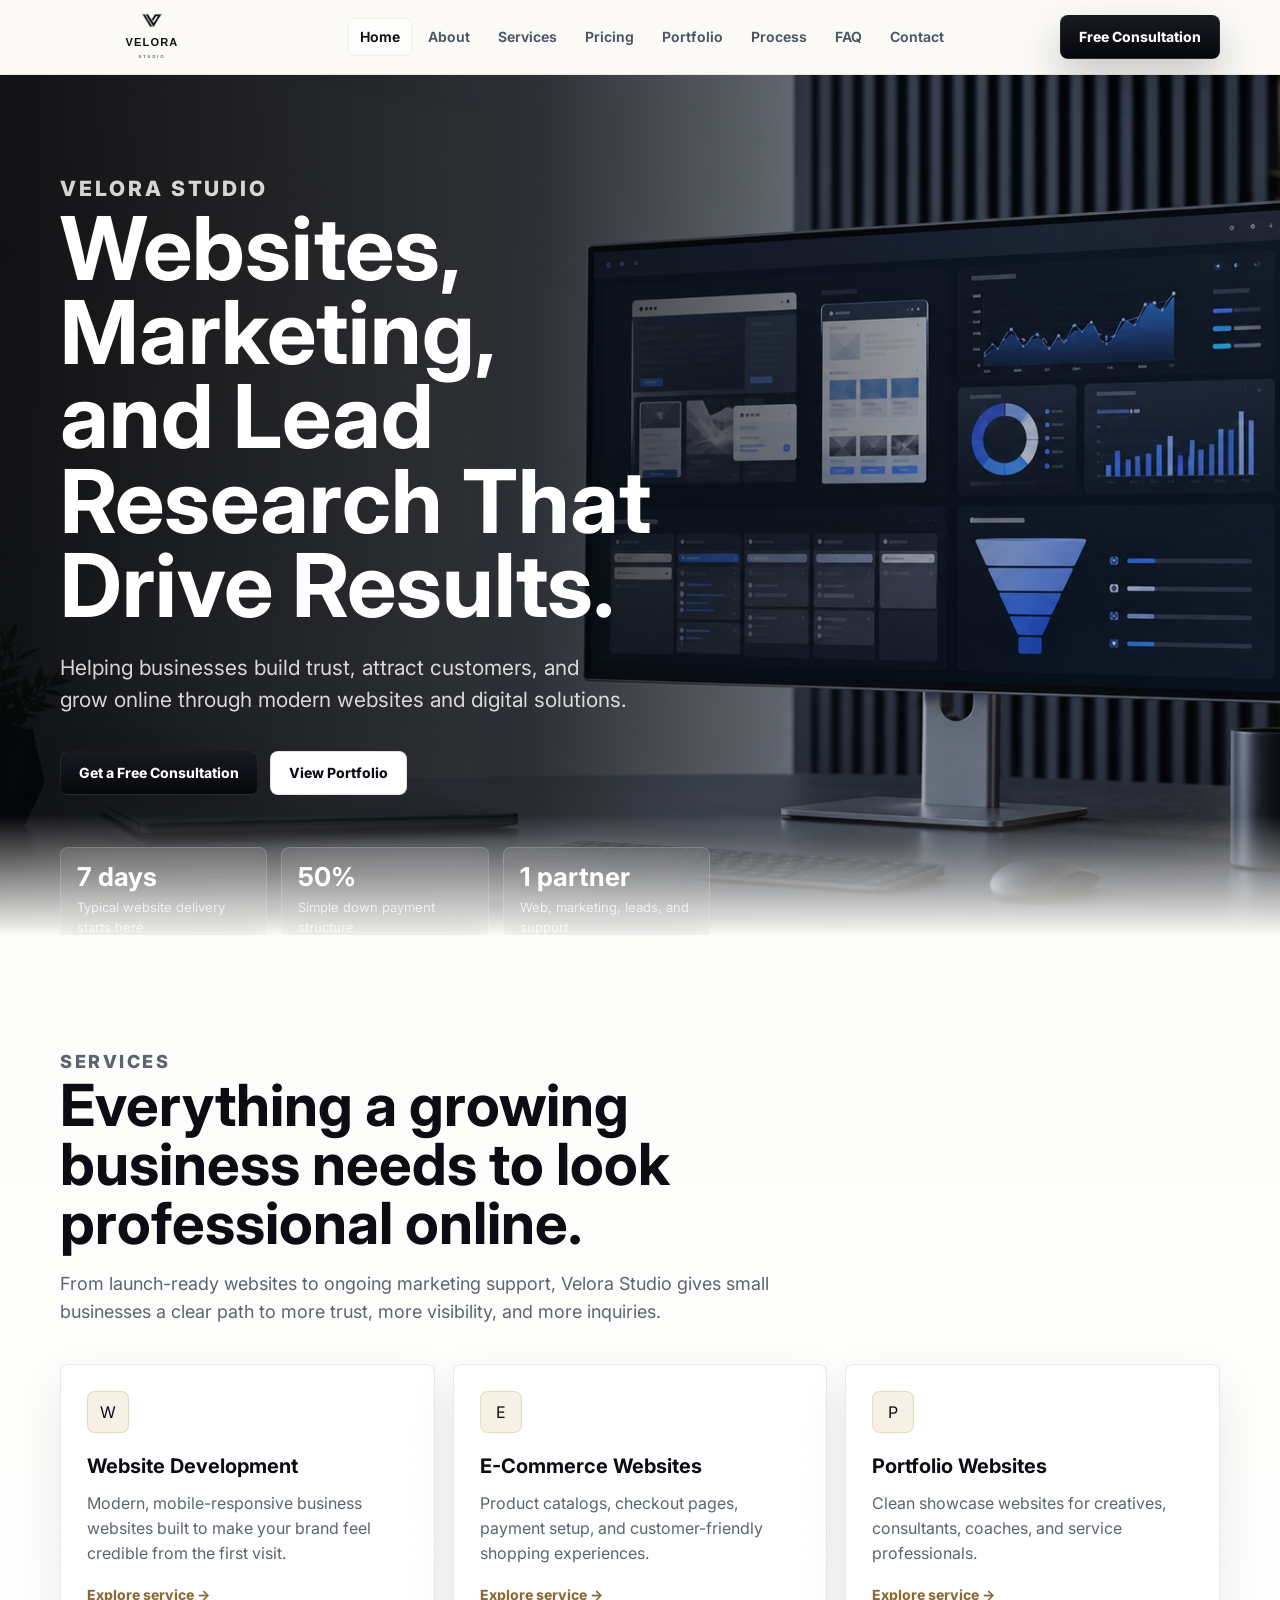
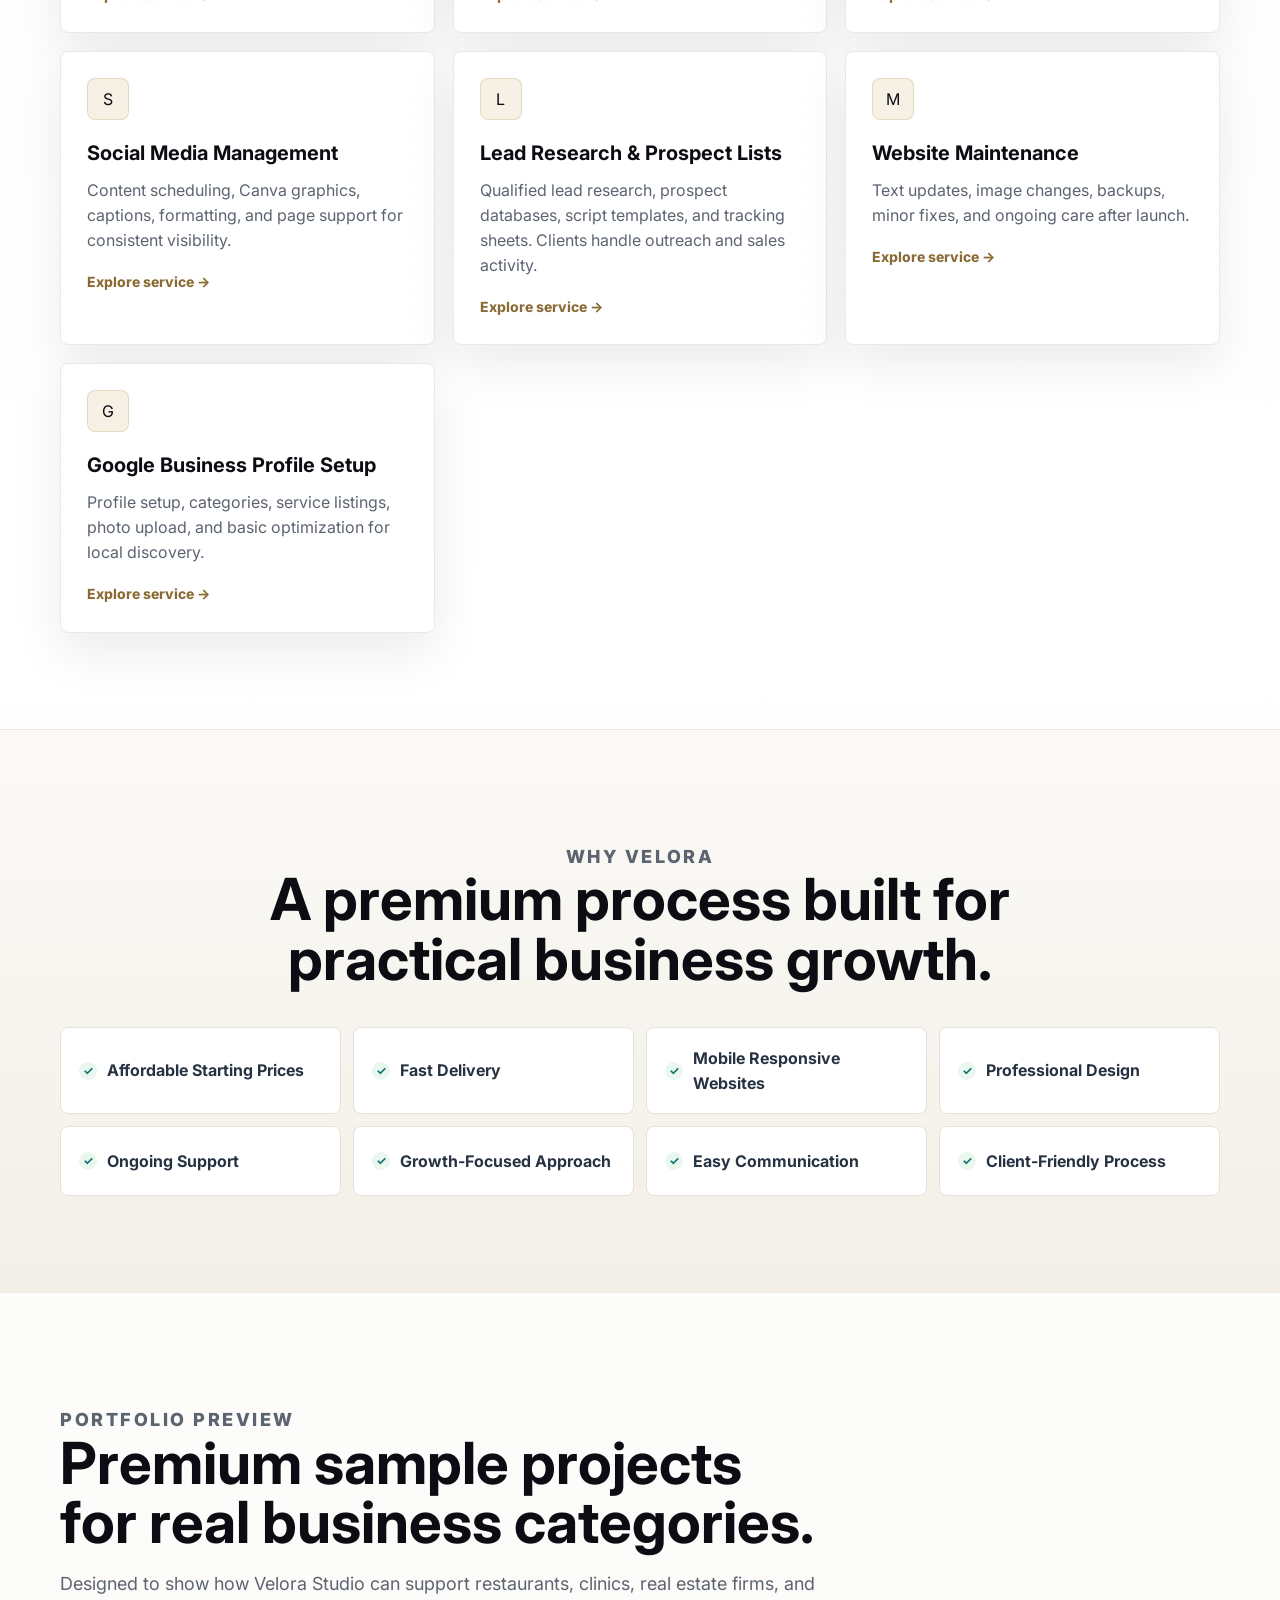
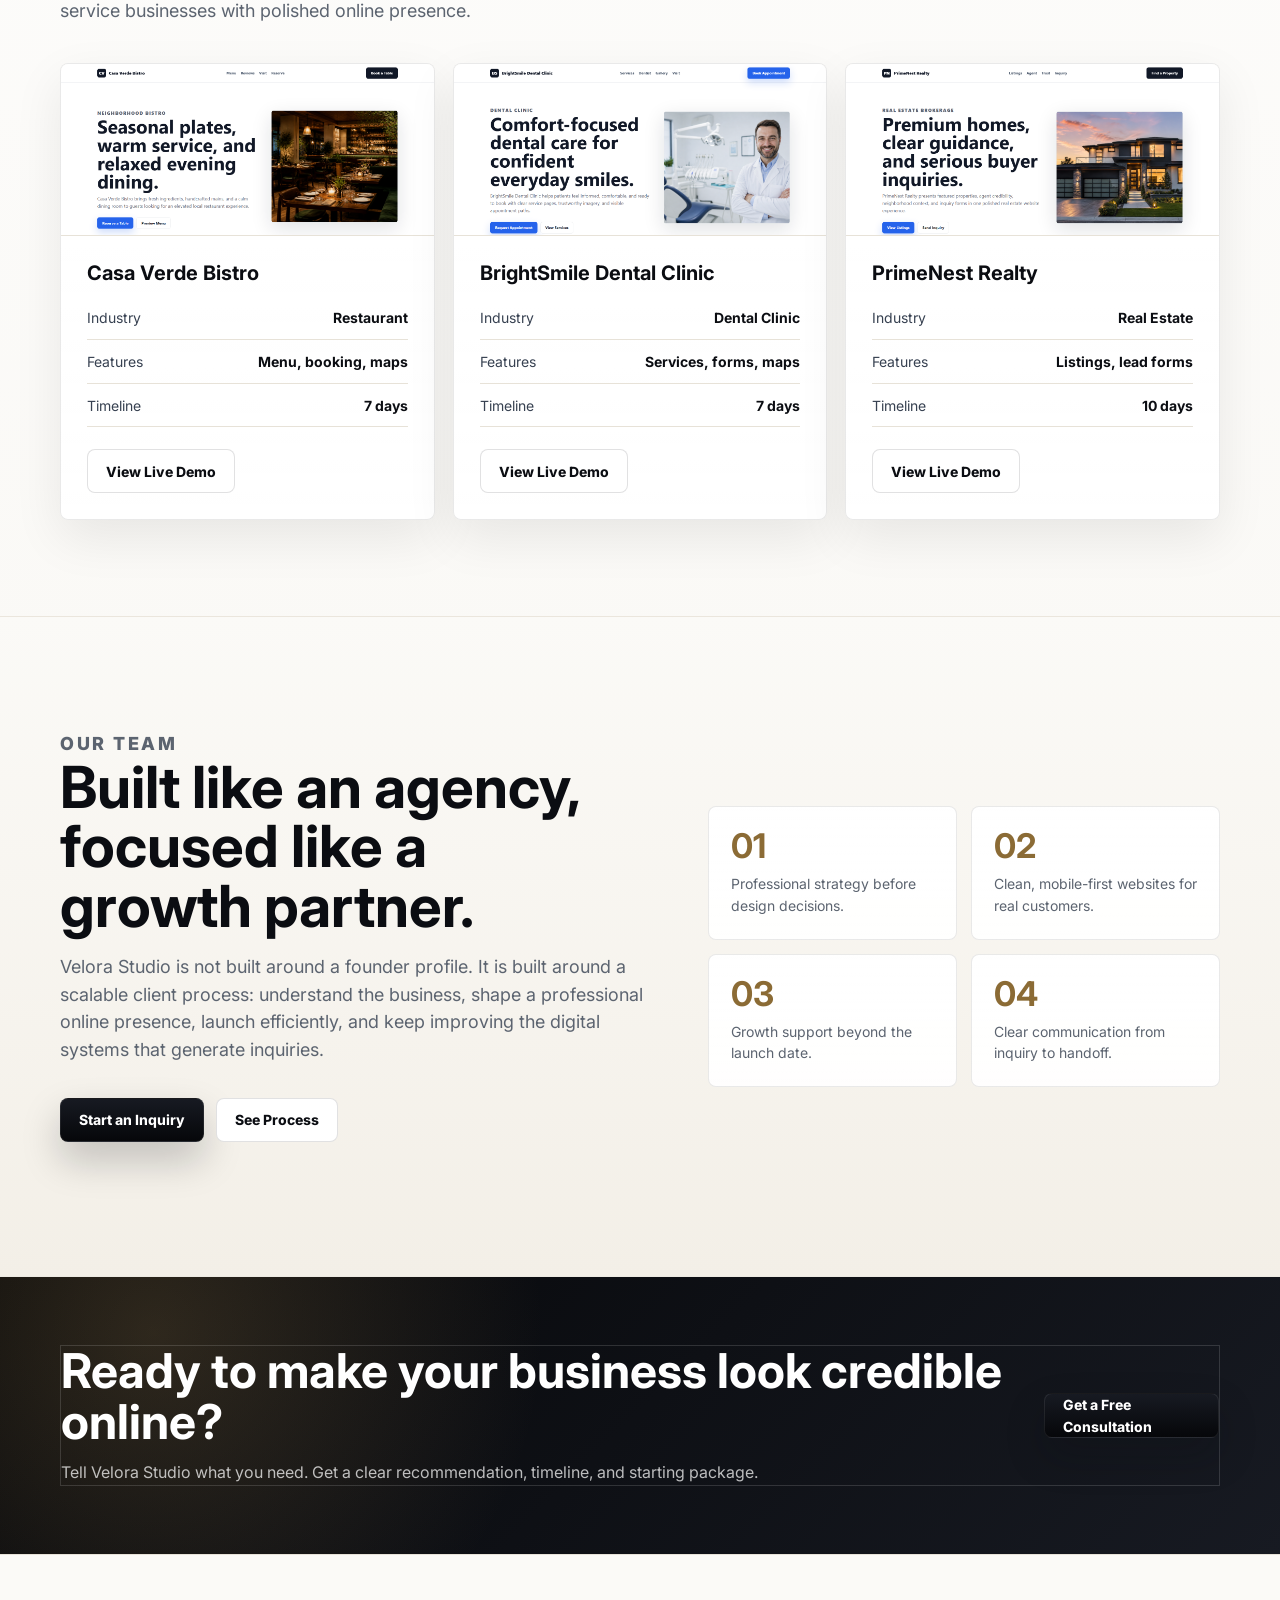
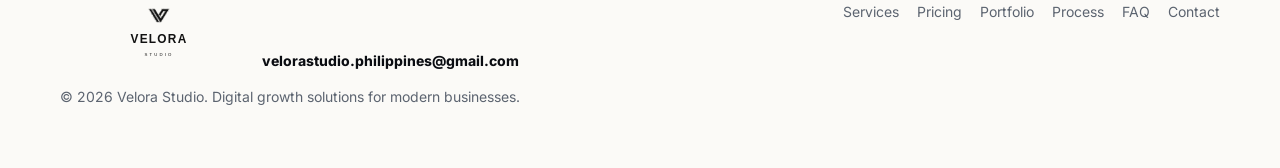
<file: index.html>
<!doctype html>
<html lang="en">
<head>
  <meta charset="utf-8">
  <meta name="viewport" content="width=device-width, initial-scale=1">
  <title>Velora Studio | Websites, Marketing, and Lead Research That Drive Results</title>
  <meta name="description" content="Velora Studio helps businesses build trust, attract customers, and grow online through modern websites, marketing support, lead research, and online presence solutions.">
  <meta name="theme-color" content="#111827">
  <link rel="preconnect" href="https://fonts.googleapis.com">
  <link rel="preconnect" href="https://fonts.gstatic.com" crossorigin>
  <link href="https://fonts.googleapis.com/css2?family=Inter:wght@500;600;700;800;900&display=swap" rel="stylesheet">
  <link rel="icon" type="image/svg+xml" href="assets/final-logo-refined/velora-icon-favicon.svg">
  <link rel="alternate icon" type="image/png" href="assets/final-logo-refined/velora-icon-favicon-black.png">
  <link rel="stylesheet" href="assets/styles.css">
</head>
<body>
  <header class="site-header">
    <div class="nav-wrap">
      <a class="brand" href="index.html" aria-label="Velora Studio home"><img class="brand-logo" src="assets/final-logo-refined/velora-refined-header-transparent-black.svg" alt="Velora Studio"></a>
      <nav class="nav-links" aria-label="Main navigation"><a class="active" href="index.html">Home</a><a href="about.html">About</a><a href="services.html">Services</a><a href="pricing.html">Pricing</a><a href="portfolio.html">Portfolio</a><a href="process.html">Process</a><a href="faq.html">FAQ</a><a href="contact.html">Contact</a></nav>
      <div class="nav-actions">
        <a class="button button-primary" href="contact.html">Free Consultation</a>
        <button class="menu-toggle" type="button" aria-label="Open menu" aria-expanded="false" data-menu-toggle><span></span><span></span><span></span></button>
      </div>
    </div>
  </header>

  <main>
    <section class="hero" id="home">
      <div class="hero-inner">
        <div class="hero-content reveal">
          <p class="eyebrow">Velora Studio</p>
          <h1>Websites, Marketing, and Lead Research That Drive Results.</h1>
          <p>Helping businesses build trust, attract customers, and grow online through modern websites and digital solutions.</p>
          <div class="hero-actions">
            <a class="button button-primary" href="contact.html">Get a Free Consultation</a>
            <a class="button button-secondary" href="portfolio.html">View Portfolio</a>
          </div>
          <div class="hero-proof" aria-label="Velora Studio proof points">
            <div class="proof-item"><strong>7 days</strong><span>Typical website delivery starts here</span></div>
            <div class="proof-item"><strong>50%</strong><span>Simple down payment structure</span></div>
            <div class="proof-item"><strong>1 partner</strong><span>Web, marketing, leads, and support</span></div>
          </div>
        </div>
      </div>
    </section>

    <section class="section" id="services">
      <div class="container">
        <div class="section-head reveal">
          <p class="eyebrow">Services</p>
          <h2>Everything a growing business needs to look professional online.</h2>
          <p>From launch-ready websites to ongoing marketing support, Velora Studio gives small businesses a clear path to more trust, more visibility, and more inquiries.</p>
        </div>
        <div class="grid grid-3">
          <article class="card service-card reveal"><div class="icon">W</div><h3>Website Development</h3><p>Modern, mobile-responsive business websites built to make your brand feel credible from the first visit.</p><a class="text-link" href="services.html">Explore service &rarr;</a></article>
          <article class="card service-card reveal"><div class="icon">E</div><h3>E-Commerce Websites</h3><p>Product catalogs, checkout pages, payment setup, and customer-friendly shopping experiences.</p><a class="text-link" href="services.html">Explore service &rarr;</a></article>
          <article class="card service-card reveal"><div class="icon">P</div><h3>Portfolio Websites</h3><p>Clean showcase websites for creatives, consultants, coaches, and service professionals.</p><a class="text-link" href="services.html">Explore service &rarr;</a></article>
          <article class="card service-card reveal"><div class="icon">S</div><h3>Social Media Management</h3><p>Content scheduling, Canva graphics, captions, formatting, and page support for consistent visibility.</p><a class="text-link" href="services.html">Explore service &rarr;</a></article>
          <article class="card service-card reveal"><div class="icon">L</div><h3>Lead Research & Prospect Lists</h3><p>Qualified lead research, prospect databases, script templates, and tracking sheets. Clients handle outreach and sales activity.</p><a class="text-link" href="services.html">Explore service &rarr;</a></article>
          <article class="card service-card reveal"><div class="icon">M</div><h3>Website Maintenance</h3><p>Text updates, image changes, backups, minor fixes, and ongoing care after launch.</p><a class="text-link" href="services.html">Explore service &rarr;</a></article>
          <article class="card service-card reveal"><div class="icon">G</div><h3>Google Business Profile Setup</h3><p>Profile setup, categories, service listings, photo upload, and basic optimization for local discovery.</p><a class="text-link" href="services.html">Explore service &rarr;</a></article>
        </div>
      </div>
    </section>

    <section class="section soft">
      <div class="container">
        <div class="section-head center reveal">
          <p class="eyebrow">Why Velora</p>
          <h2>A premium process built for practical business growth.</h2>
        </div>
        <ul class="checks reveal">
          <li><span class="check-dot">✓</span>Affordable Starting Prices</li>
          <li><span class="check-dot">✓</span>Fast Delivery</li>
          <li><span class="check-dot">✓</span>Mobile Responsive Websites</li>
          <li><span class="check-dot">✓</span>Professional Design</li>
          <li><span class="check-dot">✓</span>Ongoing Support</li>
          <li><span class="check-dot">✓</span>Growth-Focused Approach</li>
          <li><span class="check-dot">✓</span>Easy Communication</li>
          <li><span class="check-dot">✓</span>Client-Friendly Process</li>
        </ul>
      </div>
    </section>

    <section class="section" id="portfolio">
      <div class="container">
        <div class="section-head reveal">
          <p class="eyebrow">Portfolio Preview</p>
          <h2>Premium sample projects for real business categories.</h2>
          <p>Designed to show how Velora Studio can support restaurants, clinics, real estate firms, and service businesses with polished online presence.</p>
        </div>
        <div class="grid grid-3">
          <article class="card portfolio-card reveal">
            <a class="portfolio-shot" href="demo-casa-verde-bistro.html"><img src="assets/preview-casa-verde.png" alt="Casa Verde Bistro live demo website preview"></a>
            <h3>Casa Verde Bistro</h3>
            <ul class="meta-list">
              <li><span>Industry</span><strong>Restaurant</strong></li>
              <li><span>Features</span><strong>Menu, booking, maps</strong></li>
              <li><span>Timeline</span><strong>7 days</strong></li>
            </ul>
            <a class="button button-secondary" href="demo-casa-verde-bistro.html">View Live Demo</a>
          </article>
          <article class="card portfolio-card reveal">
            <a class="portfolio-shot" href="demo-brightsmile-dental-clinic.html"><img src="assets/preview-brightsmile.png" alt="BrightSmile Dental Clinic live demo website preview"></a>
            <h3>BrightSmile Dental Clinic</h3>
            <ul class="meta-list">
              <li><span>Industry</span><strong>Dental Clinic</strong></li>
              <li><span>Features</span><strong>Services, forms, maps</strong></li>
              <li><span>Timeline</span><strong>7 days</strong></li>
            </ul>
            <a class="button button-secondary" href="demo-brightsmile-dental-clinic.html">View Live Demo</a>
          </article>
          <article class="card portfolio-card reveal">
            <a class="portfolio-shot" href="demo-primenest-realty.html"><img src="assets/preview-primenest.png" alt="PrimeNest Realty live demo website preview"></a>
            <h3>PrimeNest Realty</h3>
            <ul class="meta-list">
              <li><span>Industry</span><strong>Real Estate</strong></li>
              <li><span>Features</span><strong>Listings, lead forms</strong></li>
              <li><span>Timeline</span><strong>10 days</strong></li>
            </ul>
            <a class="button button-secondary" href="demo-primenest-realty.html">View Live Demo</a>
          </article>
        </div>
      </div>
    </section>

    <section class="section soft">
      <div class="container agency-band">
        <div class="section-head reveal">
          <p class="eyebrow">Our Team</p>
          <h2>Built like an agency, focused like a growth partner.</h2>
          <p>Velora Studio is not built around a founder profile. It is built around a scalable client process: understand the business, shape a professional online presence, launch efficiently, and keep improving the digital systems that generate inquiries.</p>
          <div class="hero-actions">
            <a class="button button-primary" href="contact.html">Start an Inquiry</a>
            <a class="button button-secondary" href="process.html">See Process</a>
          </div>
        </div>
        <div class="metric-board reveal" aria-label="Agency operating principles">
          <div class="metric"><strong>01</strong><span>Professional strategy before design decisions.</span></div>
          <div class="metric"><strong>02</strong><span>Clean, mobile-first websites for real customers.</span></div>
          <div class="metric"><strong>03</strong><span>Growth support beyond the launch date.</span></div>
          <div class="metric"><strong>04</strong><span>Clear communication from inquiry to handoff.</span></div>
        </div>
      </div>
    </section>

    <section class="cta">
      <div class="cta-inner">
        <div>
          <h2>Ready to make your business look credible online?</h2>
          <p>Tell Velora Studio what you need. Get a clear recommendation, timeline, and starting package.</p>
        </div>
        <a class="button button-primary" href="contact.html">Get a Free Consultation</a>
      </div>
    </section>
  </main>

  <footer class="site-footer">
    <div class="footer-grid">
      <div>
        <a class="brand" href="index.html"><img class="brand-logo" src="assets/final-logo-refined/velora-refined-header-transparent-black.svg" alt="Velora Studio"></a>
        <a class="footer-contact" href="mailto:velorastudio.philippines@gmail.com">velorastudio.philippines@gmail.com</a>
        <p class="copyright">© 2026 Velora Studio. Digital growth solutions for modern businesses.</p>
      </div>
      <div class="footer-links">
        <a href="services.html">Services</a><a href="pricing.html">Pricing</a><a href="portfolio.html">Portfolio</a><a href="process.html">Process</a><a href="faq.html">FAQ</a><a href="contact.html">Contact</a>
      </div>
    </div>
  </footer>
  <script src="assets/script.js"></script>
</body>
</html>
</file>
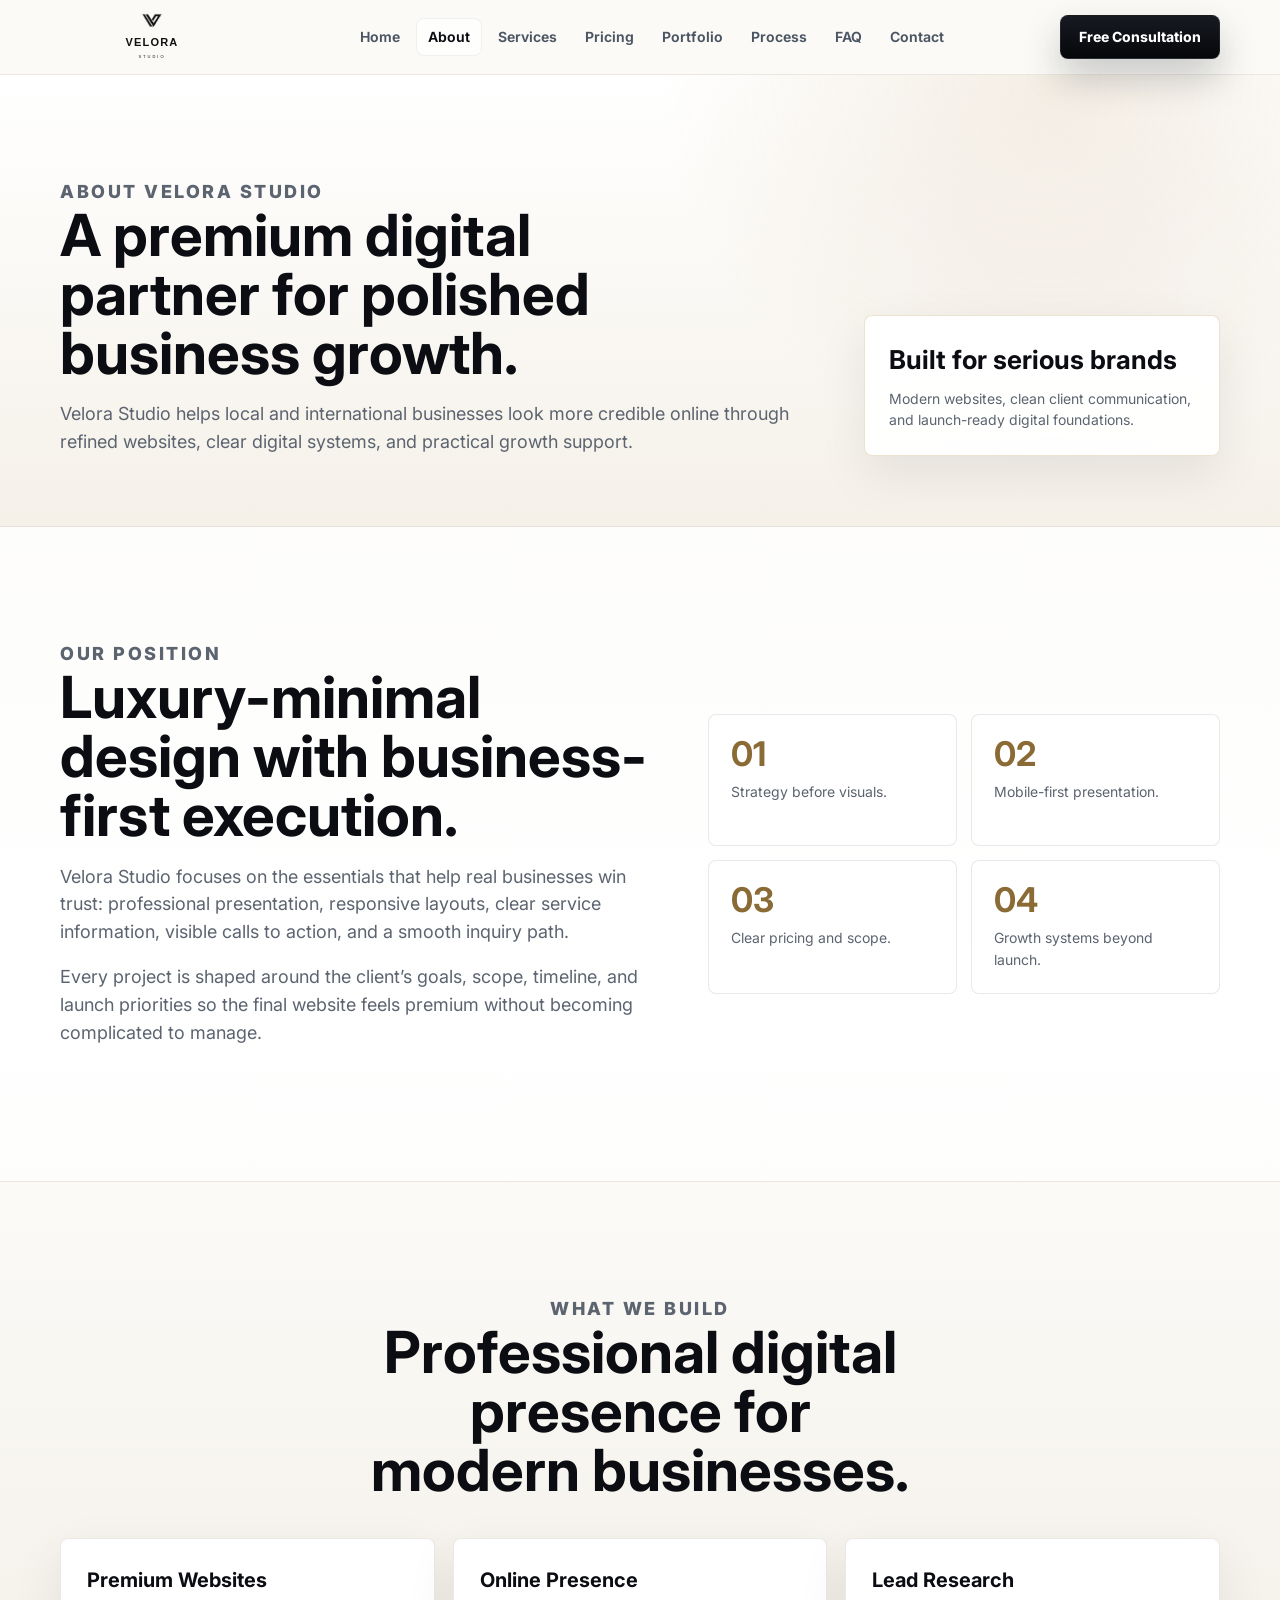
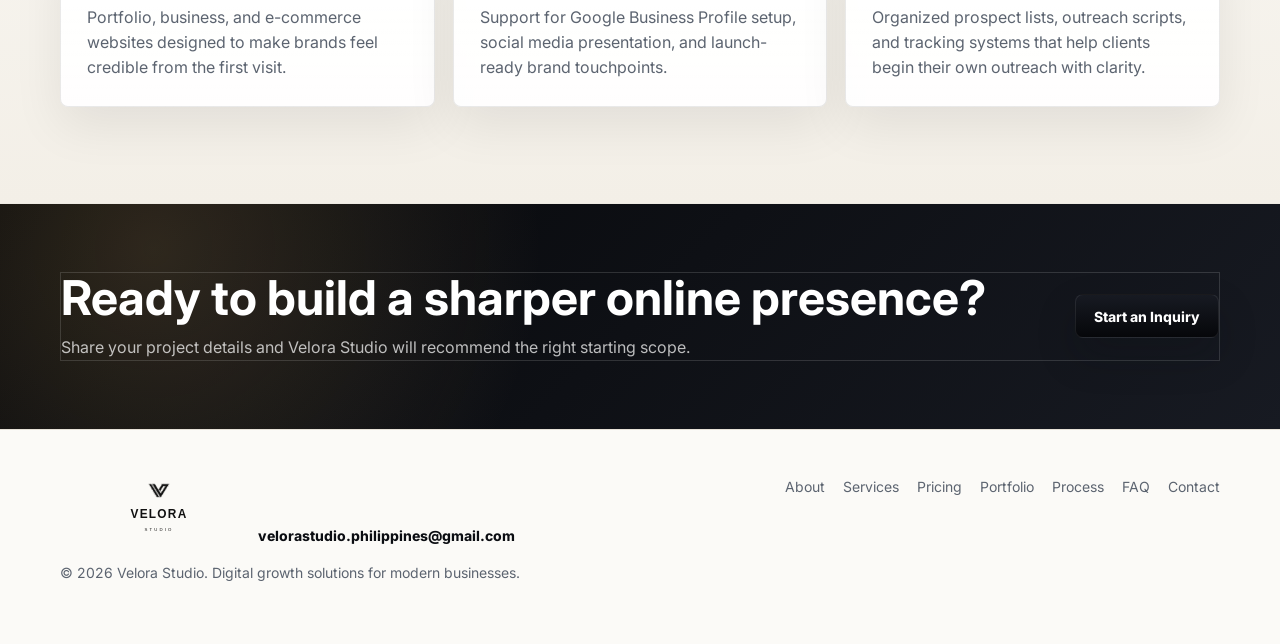
<file: about.html>
<!doctype html>
<html lang="en">
<head>
  <meta charset="utf-8">
  <meta name="viewport" content="width=device-width, initial-scale=1">
  <title>About | Velora Studio</title>
  <meta name="description" content="Learn about Velora Studio, a premium digital agency helping businesses launch polished websites, improve online presence, and organize lead research systems.">
  <link rel="preconnect" href="https://fonts.googleapis.com">
  <link rel="preconnect" href="https://fonts.gstatic.com" crossorigin>
  <link href="https://fonts.googleapis.com/css2?family=Inter:wght@500;600;700;800;900&display=swap" rel="stylesheet">
  <link rel="icon" type="image/svg+xml" href="assets/final-logo-refined/velora-icon-favicon.svg">
  <link rel="alternate icon" type="image/png" href="assets/final-logo-refined/velora-icon-favicon-black.png">
  <link rel="stylesheet" href="assets/styles.css">
</head>
<body>
  <header class="site-header">
    <div class="nav-wrap">
      <a class="brand" href="index.html"><img class="brand-logo" src="assets/final-logo-refined/velora-refined-header-transparent-black.svg" alt="Velora Studio"></a>
      <nav class="nav-links" aria-label="Main navigation"><a href="index.html">Home</a><a class="active" href="about.html">About</a><a href="services.html">Services</a><a href="pricing.html">Pricing</a><a href="portfolio.html">Portfolio</a><a href="process.html">Process</a><a href="faq.html">FAQ</a><a href="contact.html">Contact</a></nav>
      <div class="nav-actions"><a class="button button-primary" href="contact.html">Free Consultation</a><button class="menu-toggle" type="button" aria-label="Open menu" aria-expanded="false" data-menu-toggle><span></span><span></span><span></span></button></div>
    </div>
  </header>

  <main>
    <section class="page-hero">
      <div class="container">
        <div>
          <p class="eyebrow">About Velora Studio</p>
          <h1>A premium digital partner for polished business growth.</h1>
          <p>Velora Studio helps local and international businesses look more credible online through refined websites, clear digital systems, and practical growth support.</p>
        </div>
        <div class="page-note"><strong>Built for serious brands</strong><span>Modern websites, clean client communication, and launch-ready digital foundations.</span></div>
      </div>
    </section>

    <section class="section">
      <div class="container agency-band">
        <div class="section-head reveal">
          <p class="eyebrow">Our Position</p>
          <h2>Luxury-minimal design with business-first execution.</h2>
          <p>Velora Studio focuses on the essentials that help real businesses win trust: professional presentation, responsive layouts, clear service information, visible calls to action, and a smooth inquiry path.</p>
          <p>Every project is shaped around the client’s goals, scope, timeline, and launch priorities so the final website feels premium without becoming complicated to manage.</p>
        </div>
        <div class="metric-board reveal" aria-label="Velora Studio principles">
          <div class="metric"><strong>01</strong><span>Strategy before visuals.</span></div>
          <div class="metric"><strong>02</strong><span>Mobile-first presentation.</span></div>
          <div class="metric"><strong>03</strong><span>Clear pricing and scope.</span></div>
          <div class="metric"><strong>04</strong><span>Growth systems beyond launch.</span></div>
        </div>
      </div>
    </section>

    <section class="section soft">
      <div class="container">
        <div class="section-head center reveal">
          <p class="eyebrow">What We Build</p>
          <h2>Professional digital presence for modern businesses.</h2>
        </div>
        <div class="grid grid-3">
          <article class="card value-card reveal"><h3>Premium Websites</h3><p>Portfolio, business, and e-commerce websites designed to make brands feel credible from the first visit.</p></article>
          <article class="card value-card reveal"><h3>Online Presence</h3><p>Support for Google Business Profile setup, social media presentation, and launch-ready brand touchpoints.</p></article>
          <article class="card value-card reveal"><h3>Lead Research</h3><p>Organized prospect lists, outreach scripts, and tracking systems that help clients begin their own outreach with clarity.</p></article>
        </div>
      </div>
    </section>

    <section class="cta"><div class="cta-inner"><div><h2>Ready to build a sharper online presence?</h2><p>Share your project details and Velora Studio will recommend the right starting scope.</p></div><a class="button button-primary" href="contact.html">Start an Inquiry</a></div></section>
  </main>

  <footer class="site-footer"><div class="footer-grid"><div><a class="brand" href="index.html"><img class="brand-logo" src="assets/final-logo-refined/velora-refined-header-transparent-black.svg" alt="Velora Studio"></a><a class="footer-contact" href="mailto:velorastudio.philippines@gmail.com">velorastudio.philippines@gmail.com</a><p class="copyright">© 2026 Velora Studio. Digital growth solutions for modern businesses.</p></div><div class="footer-links"><a href="about.html">About</a><a href="services.html">Services</a><a href="pricing.html">Pricing</a><a href="portfolio.html">Portfolio</a><a href="process.html">Process</a><a href="faq.html">FAQ</a><a href="contact.html">Contact</a></div></div></footer>
  <script src="assets/script.js"></script>
</body>
</html>
</file>
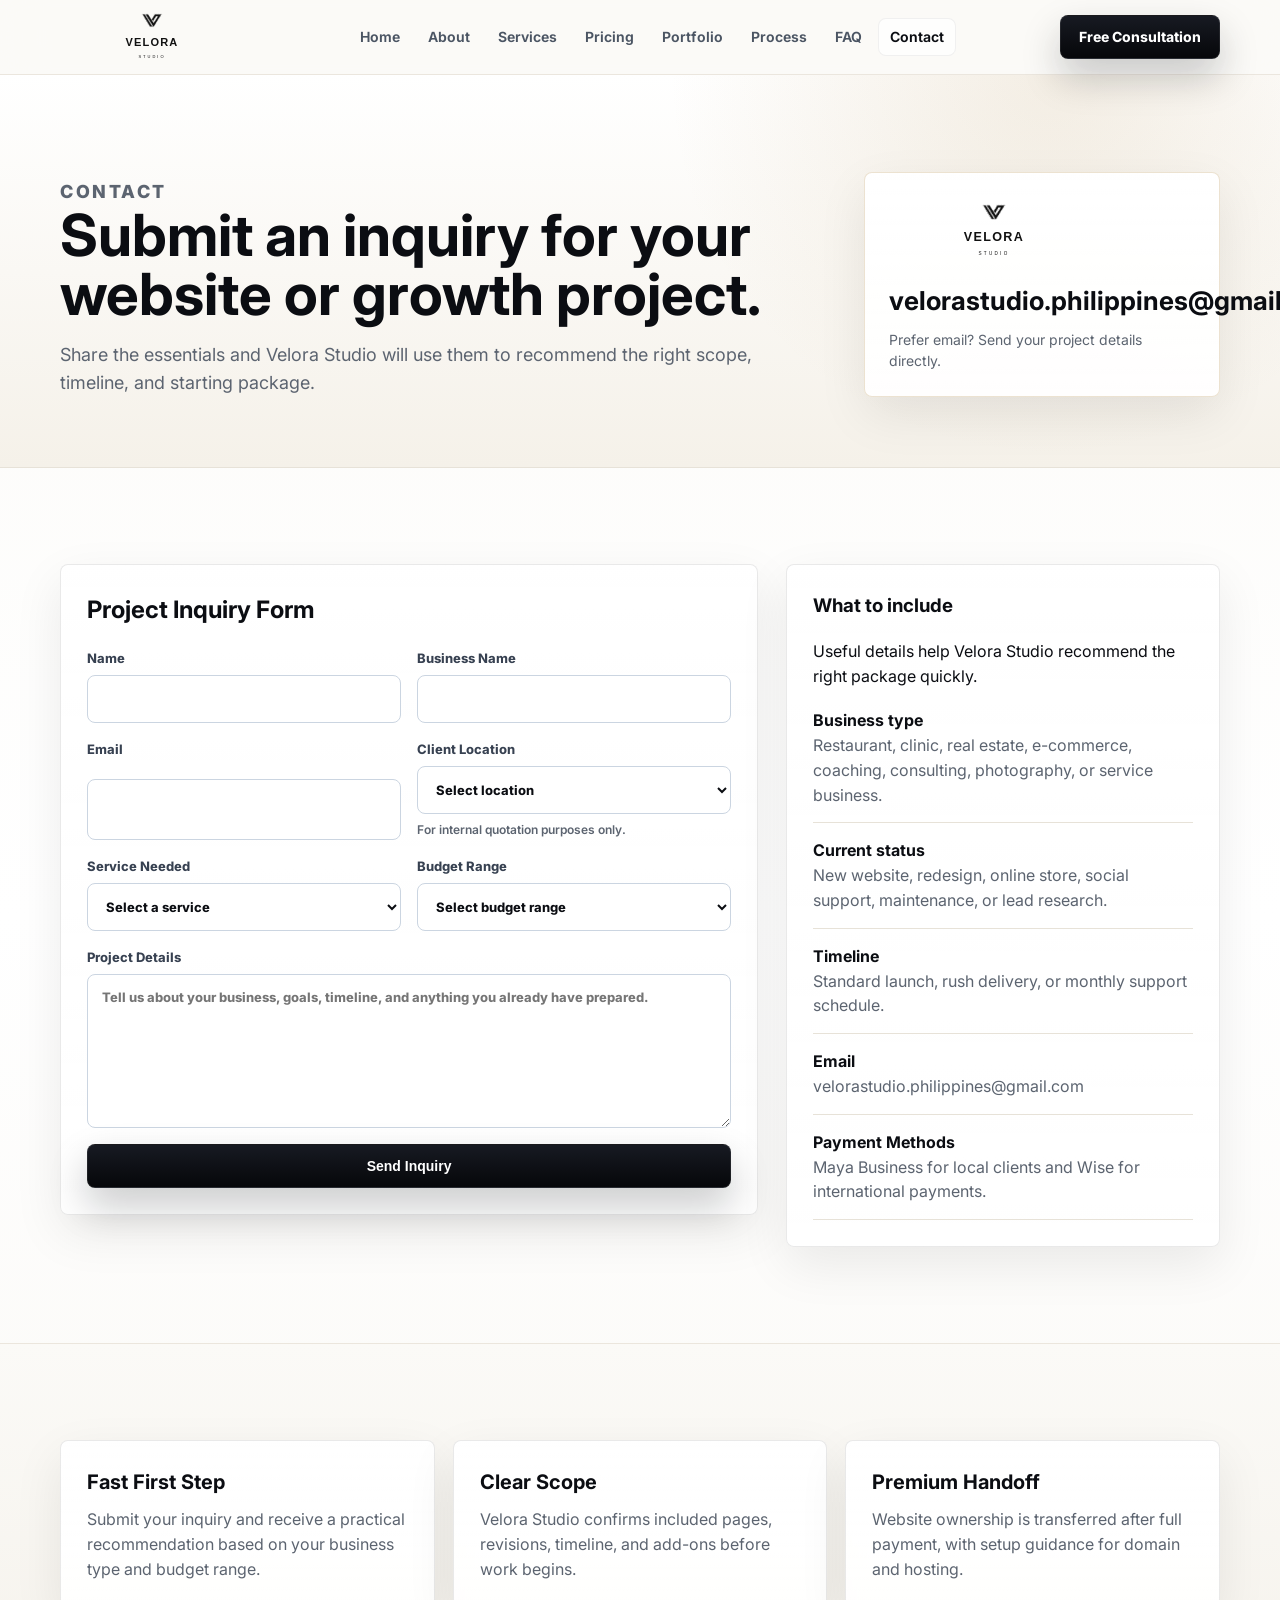
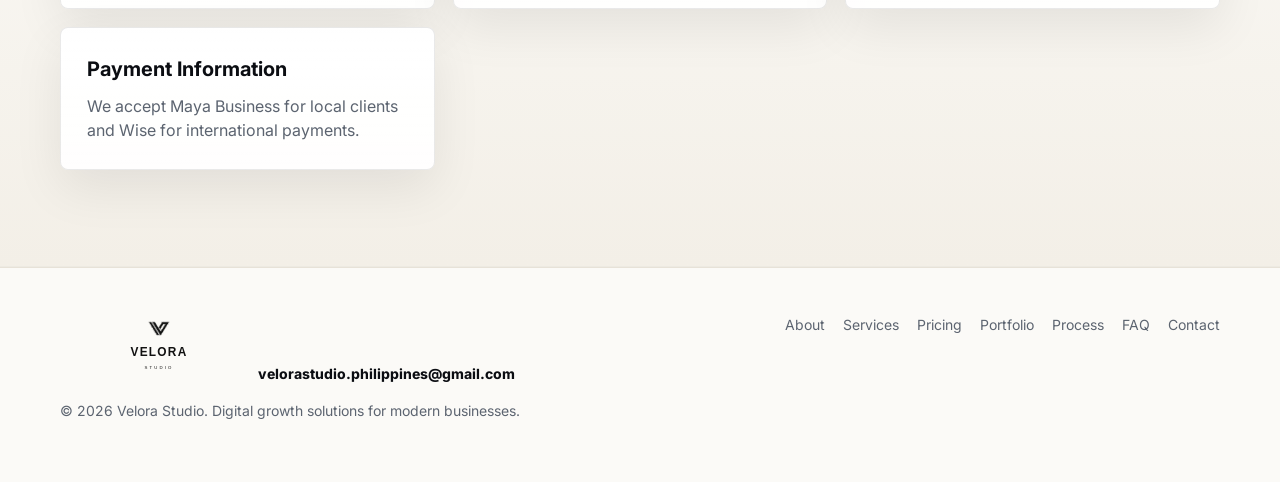
<file: contact.html>
<!doctype html>
<html lang="en">
<head>
  <meta charset="utf-8">
  <meta name="viewport" content="width=device-width, initial-scale=1">
  <title>Contact | Velora Studio</title>
  <meta name="description" content="Submit an inquiry to Velora Studio for websites, marketing support, lead generation, maintenance, social media management, or Google Business Profile setup.">
  <link rel="preconnect" href="https://fonts.googleapis.com">
  <link rel="preconnect" href="https://fonts.gstatic.com" crossorigin>
  <link href="https://fonts.googleapis.com/css2?family=Inter:wght@500;600;700;800;900&display=swap" rel="stylesheet">
  <link rel="icon" type="image/svg+xml" href="assets/final-logo-refined/velora-icon-favicon.svg">
  <link rel="alternate icon" type="image/png" href="assets/final-logo-refined/velora-icon-favicon-black.png">
  <link rel="stylesheet" href="assets/styles.css">
</head>
<body>
  <header class="site-header"><div class="nav-wrap"><a class="brand" href="index.html"><img class="brand-logo" src="assets/final-logo-refined/velora-refined-header-transparent-black.svg" alt="Velora Studio"></a><nav class="nav-links" aria-label="Main navigation"><a href="index.html">Home</a><a href="about.html">About</a><a href="services.html">Services</a><a href="pricing.html">Pricing</a><a href="portfolio.html">Portfolio</a><a href="process.html">Process</a><a href="faq.html">FAQ</a><a class="active" href="contact.html">Contact</a></nav><div class="nav-actions"><a class="button button-primary" href="contact.html">Free Consultation</a><button class="menu-toggle" type="button" aria-label="Open menu" aria-expanded="false" data-menu-toggle><span></span><span></span><span></span></button></div></div></header>
  <main>
    <section class="page-hero"><div class="container"><div><p class="eyebrow">Contact</p><h1>Submit an inquiry for your website or growth project.</h1><p>Share the essentials and Velora Studio will use them to recommend the right scope, timeline, and starting package.</p></div><div class="page-note"><img class="contact-brand-logo" src="assets/final-logo-refined/velora-refined-header-transparent-black.svg" alt="Velora Studio"><strong>velorastudio.philippines@gmail.com</strong><span>Prefer email? Send your project details directly.</span></div></div></section>
    <section class="section">
      <div class="container contact-layout">
        <div class="card contact-panel reveal">
          <h2>Project Inquiry Form</h2>
          <form class="form" data-inquiry-form>
            <div class="form-grid">
              <label>Name<input name="name" type="text" autocomplete="name" required></label>
              <label>Business Name<input name="business" type="text" autocomplete="organization"></label>
            </div>
            <div class="form-grid">
              <label>Email<input name="email" type="email" autocomplete="email" required></label>
              <label>Client Location<select name="location" required><option value="">Select location</option><option>Philippines</option><option>International</option></select><span class="form-hint">For internal quotation purposes only.</span></label>
            </div>
            <div class="form-grid">
              <label>Service Needed<select name="service" required><option value="">Select a service</option><option>Portfolio Website</option><option>Business Website</option><option>Business Website Plus</option><option>E-Commerce Website</option><option>E-Commerce Plus</option><option>Website Maintenance</option><option>Social Media Management</option><option>Lead Generation Starter</option><option>Lead Generation Plus</option><option>Google Business Profile Setup</option><option>Not sure yet</option></select></label>
              <label>Budget Range<select name="budget" required><option value="">Select budget range</option><option>₱2,000 - ₱3,500</option><option>₱3,500 - ₱5,000</option><option>₱5,000 - ₱10,000</option><option>₱10,000+</option><option>Monthly support budget</option><option>Not sure yet</option></select></label>
            </div>
            <label>Project Details<textarea name="details" placeholder="Tell us about your business, goals, timeline, and anything you already have prepared." required></textarea></label>
            <button class="button button-primary" type="submit">Send Inquiry</button>
          </form>
        </div>
        <aside class="card contact-panel reveal">
          <h3>What to include</h3>
          <p>Useful details help Velora Studio recommend the right package quickly.</p>
          <ul class="contact-list">
            <li><strong>Business type</strong><span>Restaurant, clinic, real estate, e-commerce, coaching, consulting, photography, or service business.</span></li>
            <li><strong>Current status</strong><span>New website, redesign, online store, social support, maintenance, or lead research.</span></li>
            <li><strong>Timeline</strong><span>Standard launch, rush delivery, or monthly support schedule.</span></li>
            <li><strong>Email</strong><a href="mailto:velorastudio.philippines@gmail.com">velorastudio.philippines@gmail.com</a></li>
            <li><strong>Payment Methods</strong><span>Maya Business for local clients and Wise for international payments.</span></li>
          </ul>
        </aside>
      </div>
    </section>
    <section class="section soft">
      <div class="container grid grid-3">
        <div class="policy-panel card reveal"><h3>Fast First Step</h3><p>Submit your inquiry and receive a practical recommendation based on your business type and budget range.</p></div>
        <div class="policy-panel card reveal"><h3>Clear Scope</h3><p>Velora Studio confirms included pages, revisions, timeline, and add-ons before work begins.</p></div>
        <div class="policy-panel card reveal"><h3>Premium Handoff</h3><p>Website ownership is transferred after full payment, with setup guidance for domain and hosting.</p></div>
        <div class="policy-panel card reveal"><h3>Payment Information</h3><p>We accept Maya Business for local clients and Wise for international payments.</p></div>
      </div>
    </section>
  </main>
  <footer class="site-footer"><div class="footer-grid"><div><a class="brand" href="index.html"><img class="brand-logo" src="assets/final-logo-refined/velora-refined-header-transparent-black.svg" alt="Velora Studio"></a><a class="footer-contact" href="mailto:velorastudio.philippines@gmail.com">velorastudio.philippines@gmail.com</a><p class="copyright">© 2026 Velora Studio. Digital growth solutions for modern businesses.</p></div><div class="footer-links"><a href="about.html">About</a><a href="services.html">Services</a><a href="pricing.html">Pricing</a><a href="portfolio.html">Portfolio</a><a href="process.html">Process</a><a href="faq.html">FAQ</a><a href="contact.html">Contact</a></div></div></footer>
  <script src="assets/script.js"></script>
</body>
</html>
</file>
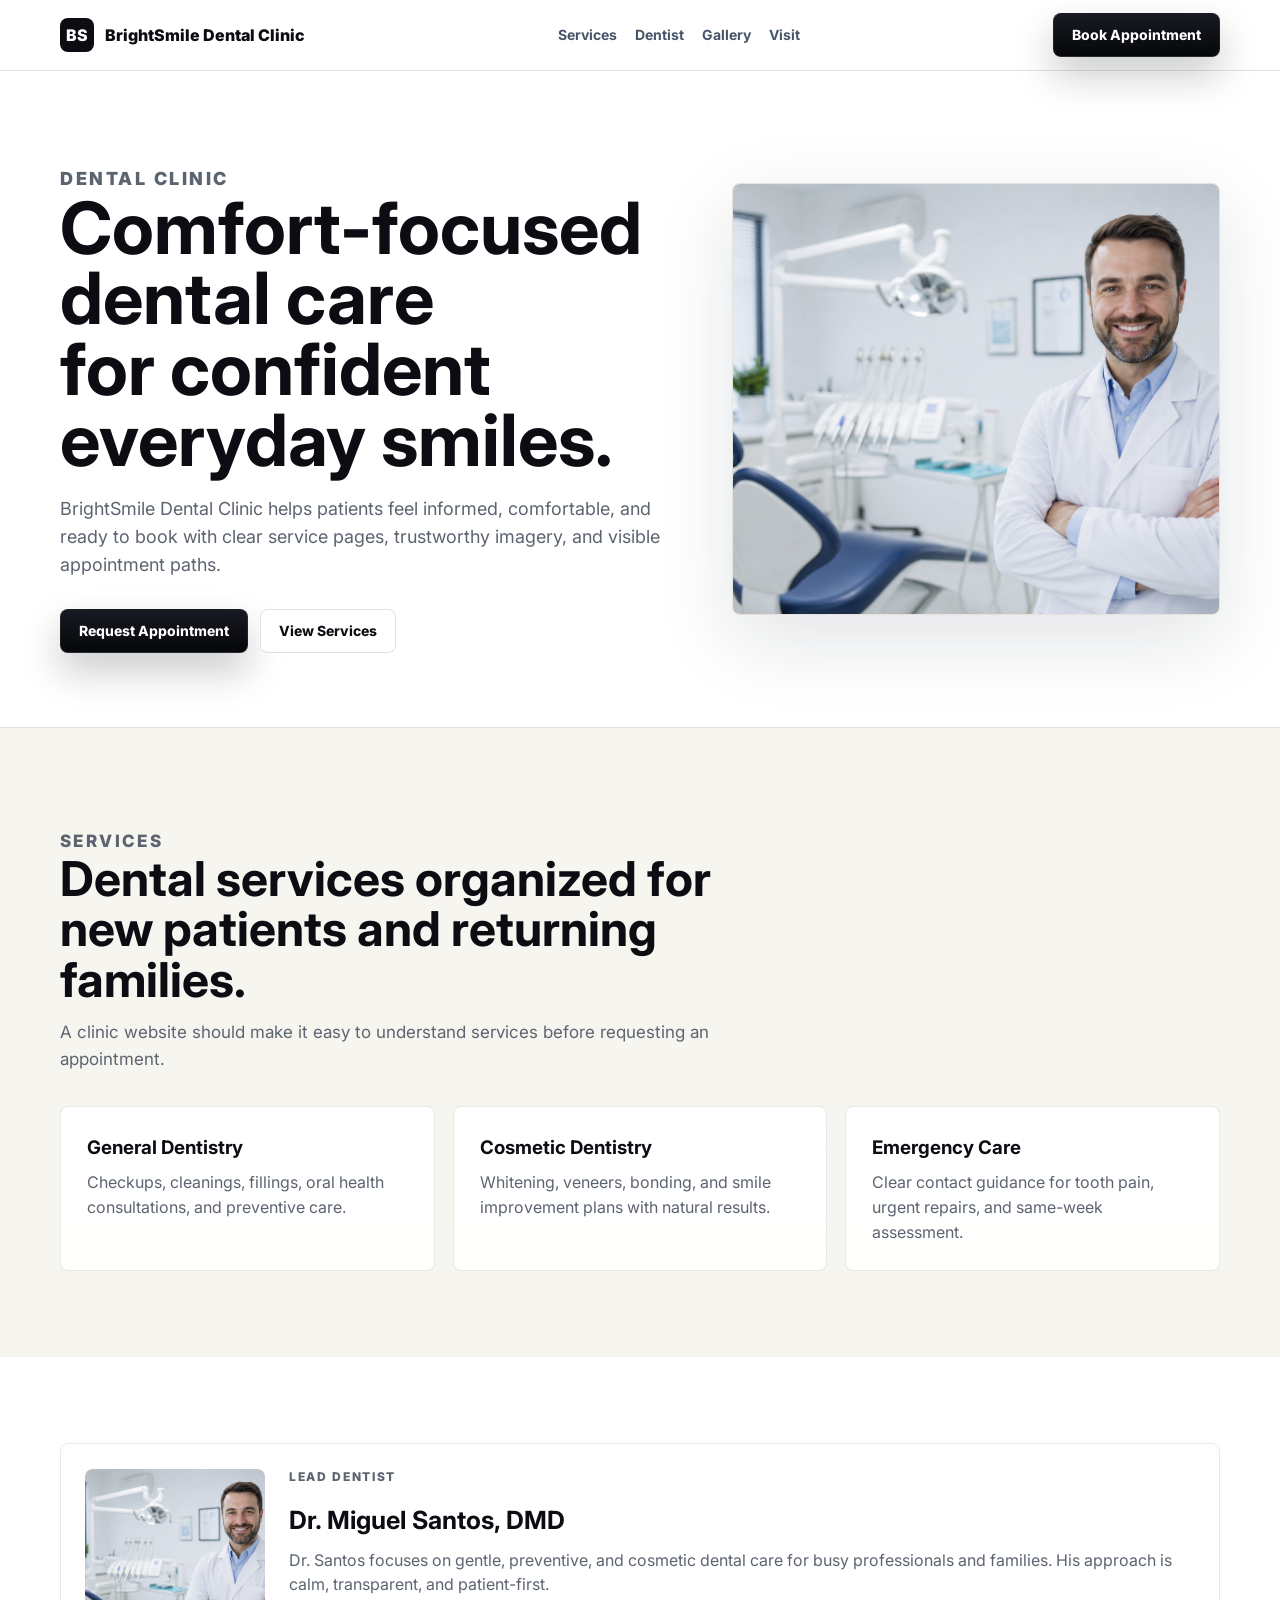
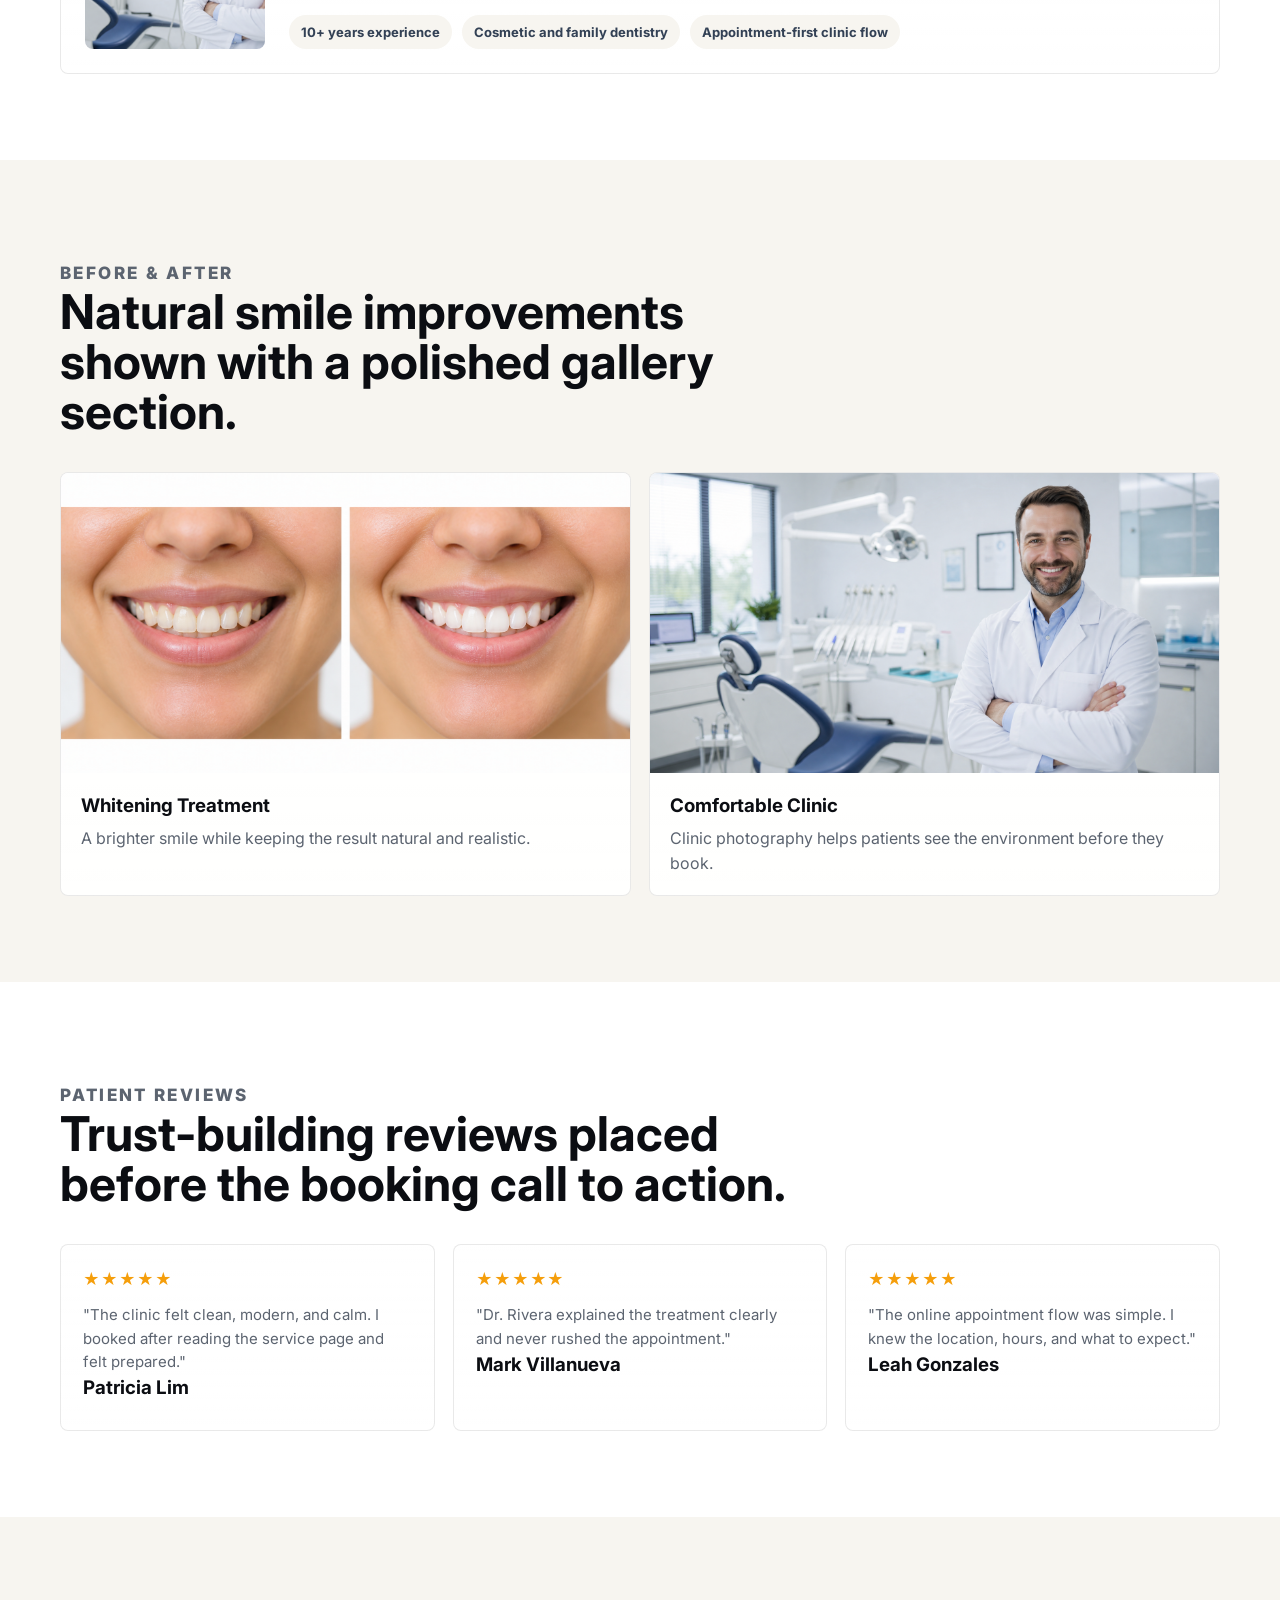
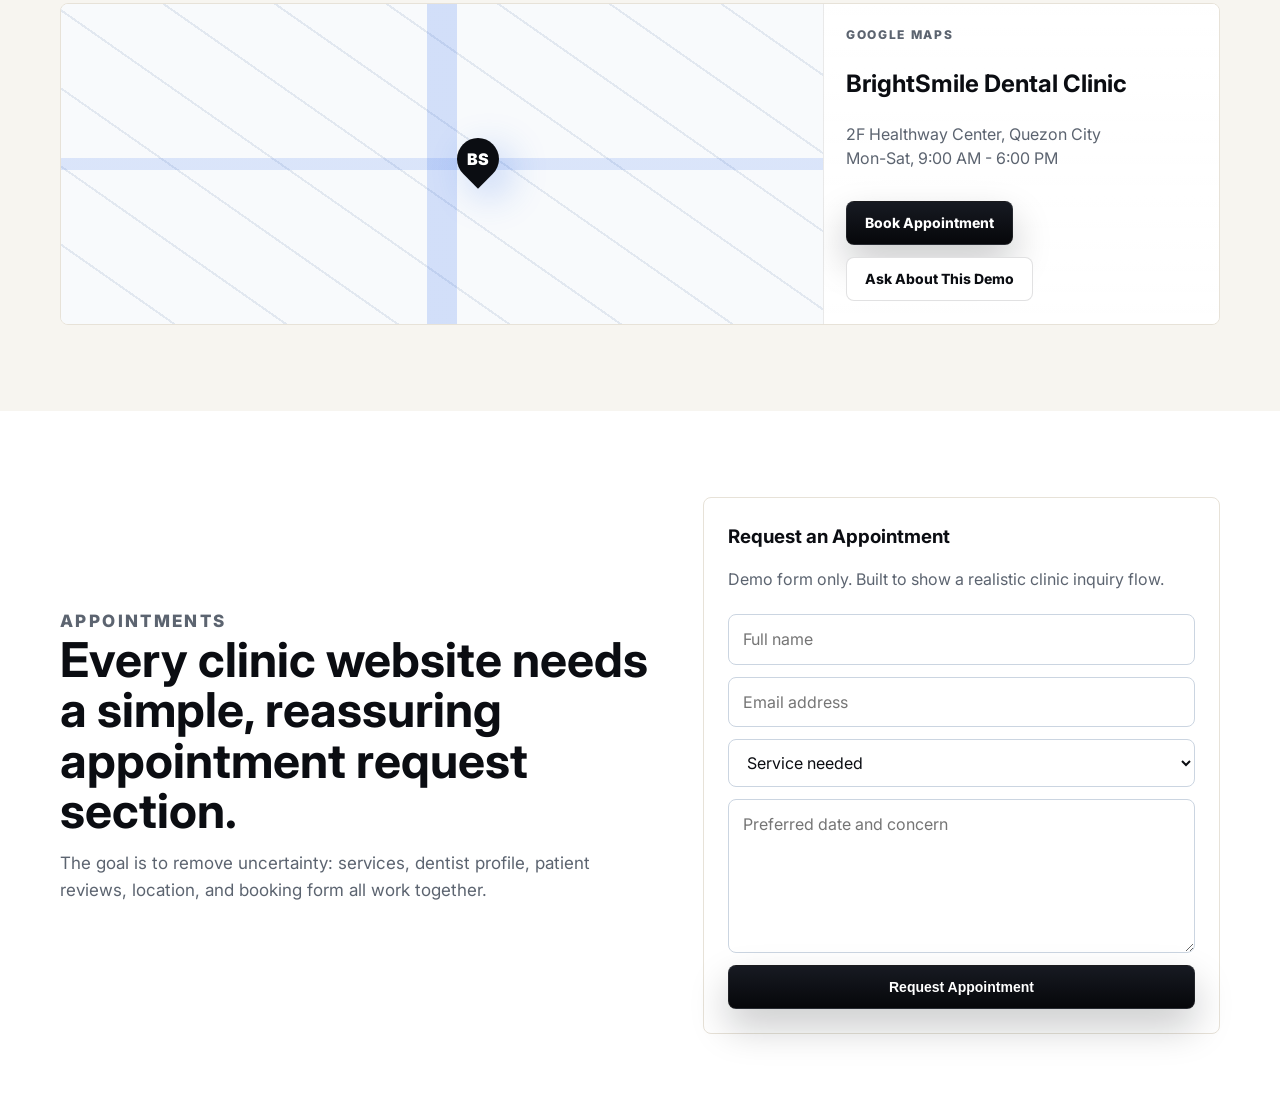
<file: demo-brightsmile-dental-clinic.html>
<!doctype html>
<html lang="en">
<head>
  <meta charset="utf-8">
  <meta name="viewport" content="width=device-width, initial-scale=1">
  <title>BrightSmile Dental Clinic | Dental Website Demo</title>
  <meta name="description" content="A realistic dental clinic website demo by Velora Studio featuring clinic imagery, dentist profile, services, before-after gallery, testimonials, and map.">
  <link rel="preconnect" href="https://fonts.googleapis.com">
  <link rel="preconnect" href="https://fonts.gstatic.com" crossorigin>
  <link href="https://fonts.googleapis.com/css2?family=Inter:wght@500;600;700;800;900&display=swap" rel="stylesheet">
  <link rel="icon" type="image/svg+xml" href="assets/final-logo-refined/velora-icon-favicon.svg">
  <link rel="alternate icon" type="image/png" href="assets/final-logo-refined/velora-icon-favicon-black.png">
  <link rel="stylesheet" href="assets/styles.css">
</head>
<body class="demo-page">
  <header class="demo-header">
    <nav class="demo-nav" aria-label="BrightSmile Dental Clinic navigation">
      <a class="demo-logo" href="portfolio.html"><span class="demo-logo-mark">BS</span><span>BrightSmile Dental Clinic</span></a>
      <div class="demo-nav-links"><a href="#services">Services</a><a href="#dentist">Dentist</a><a href="#gallery">Gallery</a><a href="#visit">Visit</a></div>
      <a class="button button-primary" href="#appointment">Book Appointment</a>
    </nav>
  </header>
  <main>
    <section class="demo-hero">
      <div class="demo-hero-inner">
        <div>
          <p class="demo-kicker">Dental Clinic</p>
          <h1>Comfort-focused dental care for confident everyday smiles.</h1>
          <p>BrightSmile Dental Clinic helps patients feel informed, comfortable, and ready to book with clear service pages, trustworthy imagery, and visible appointment paths.</p>
          <div class="demo-actions"><a class="button button-primary" href="#appointment">Request Appointment</a><a class="button button-secondary" href="#services">View Services</a></div>
        </div>
        <div class="demo-visual"><img class="demo-photo" src="assets/dental-clinic.png" alt="Professional dentist in a modern dental clinic treatment room"></div>
      </div>
    </section>

    <section class="demo-section demo-band" id="services">
      <div class="demo-container">
        <div class="demo-section-head"><p class="eyebrow">Services</p><h2>Dental services organized for new patients and returning families.</h2><p>A clinic website should make it easy to understand services before requesting an appointment.</p></div>
        <div class="demo-grid">
          <article class="demo-card"><h3>General Dentistry</h3><p>Checkups, cleanings, fillings, oral health consultations, and preventive care.</p></article>
          <article class="demo-card"><h3>Cosmetic Dentistry</h3><p>Whitening, veneers, bonding, and smile improvement plans with natural results.</p></article>
          <article class="demo-card"><h3>Emergency Care</h3><p>Clear contact guidance for tooth pain, urgent repairs, and same-week assessment.</p></article>
        </div>
      </div>
    </section>

    <section class="demo-section" id="dentist">
      <div class="demo-container">
        <div class="profile-card">
          <img src="assets/dental-clinic.png" alt="Dentist profile at BrightSmile Dental Clinic">
          <div><p class="eyebrow">Lead Dentist</p><h3>Dr. Miguel Santos, DMD</h3><p>Dr. Santos focuses on gentle, preventive, and cosmetic dental care for busy professionals and families. His approach is calm, transparent, and patient-first.</p><div class="delivery"><span class="pill">10+ years experience</span><span class="pill">Cosmetic and family dentistry</span><span class="pill">Appointment-first clinic flow</span></div></div>
        </div>
      </div>
    </section>

    <section class="demo-section demo-band" id="gallery">
      <div class="demo-container">
        <div class="demo-section-head"><p class="eyebrow">Before &amp; After</p><h2>Natural smile improvements shown with a polished gallery section.</h2></div>
        <div class="demo-gallery">
          <article class="gallery-card"><img src="assets/dental-before-after.png" alt="Dental before and after smile transformation gallery"><h3>Whitening Treatment</h3><p>A brighter smile while keeping the result natural and realistic.</p></article>
          <article class="gallery-card"><img src="assets/dental-clinic.png" alt="Modern dental clinic interior"><h3>Comfortable Clinic</h3><p>Clinic photography helps patients see the environment before they book.</p></article>
        </div>
      </div>
    </section>

    <section class="demo-section" id="reviews">
      <div class="demo-container">
        <div class="demo-section-head"><p class="eyebrow">Patient Reviews</p><h2>Trust-building reviews placed before the booking call to action.</h2></div>
        <div class="demo-testimonials">
          <article class="testimonial"><span class="stars">★★★★★</span><p>"The clinic felt clean, modern, and calm. I booked after reading the service page and felt prepared."</p><h3>Patricia Lim</h3></article>
          <article class="testimonial"><span class="stars">★★★★★</span><p>"Dr. Rivera explained the treatment clearly and never rushed the appointment."</p><h3>Mark Villanueva</h3></article>
          <article class="testimonial"><span class="stars">★★★★★</span><p>"The online appointment flow was simple. I knew the location, hours, and what to expect."</p><h3>Leah Gonzales</h3></article>
        </div>
      </div>
    </section>

    <section class="demo-section demo-band" id="visit">
      <div class="demo-container">
        <div class="demo-map">
          <div class="map-visual" aria-label="Google Maps style dental clinic location preview"><div class="map-pin"><span>BS</span></div></div>
          <div class="map-card"><p class="eyebrow">Google Maps</p><h2>BrightSmile Dental Clinic</h2><p>2F Healthway Center, Quezon City<br>Mon-Sat, 9:00 AM - 6:00 PM</p><div class="demo-actions"><a class="button button-primary" href="#appointment">Book Appointment</a><a class="button button-secondary" href="mailto:velorastudio.philippines@gmail.com">Ask About This Demo</a></div></div>
        </div>
      </div>
    </section>

    <section class="demo-section" id="appointment">
      <div class="demo-container demo-split">
        <div class="demo-section-head"><p class="eyebrow">Appointments</p><h2>Every clinic website needs a simple, reassuring appointment request section.</h2><p>The goal is to remove uncertainty: services, dentist profile, patient reviews, location, and booking form all work together.</p></div>
        <form class="mini-form"><h3>Request an Appointment</h3><p>Demo form only. Built to show a realistic clinic inquiry flow.</p><input type="text" placeholder="Full name"><input type="email" placeholder="Email address"><select><option>Service needed</option><option>Dental cleaning</option><option>Whitening</option><option>Emergency consultation</option></select><textarea placeholder="Preferred date and concern"></textarea><button class="button button-primary" type="button">Request Appointment</button></form>
      </div>
    </section>
  </main>
</body>
</html>
</file>
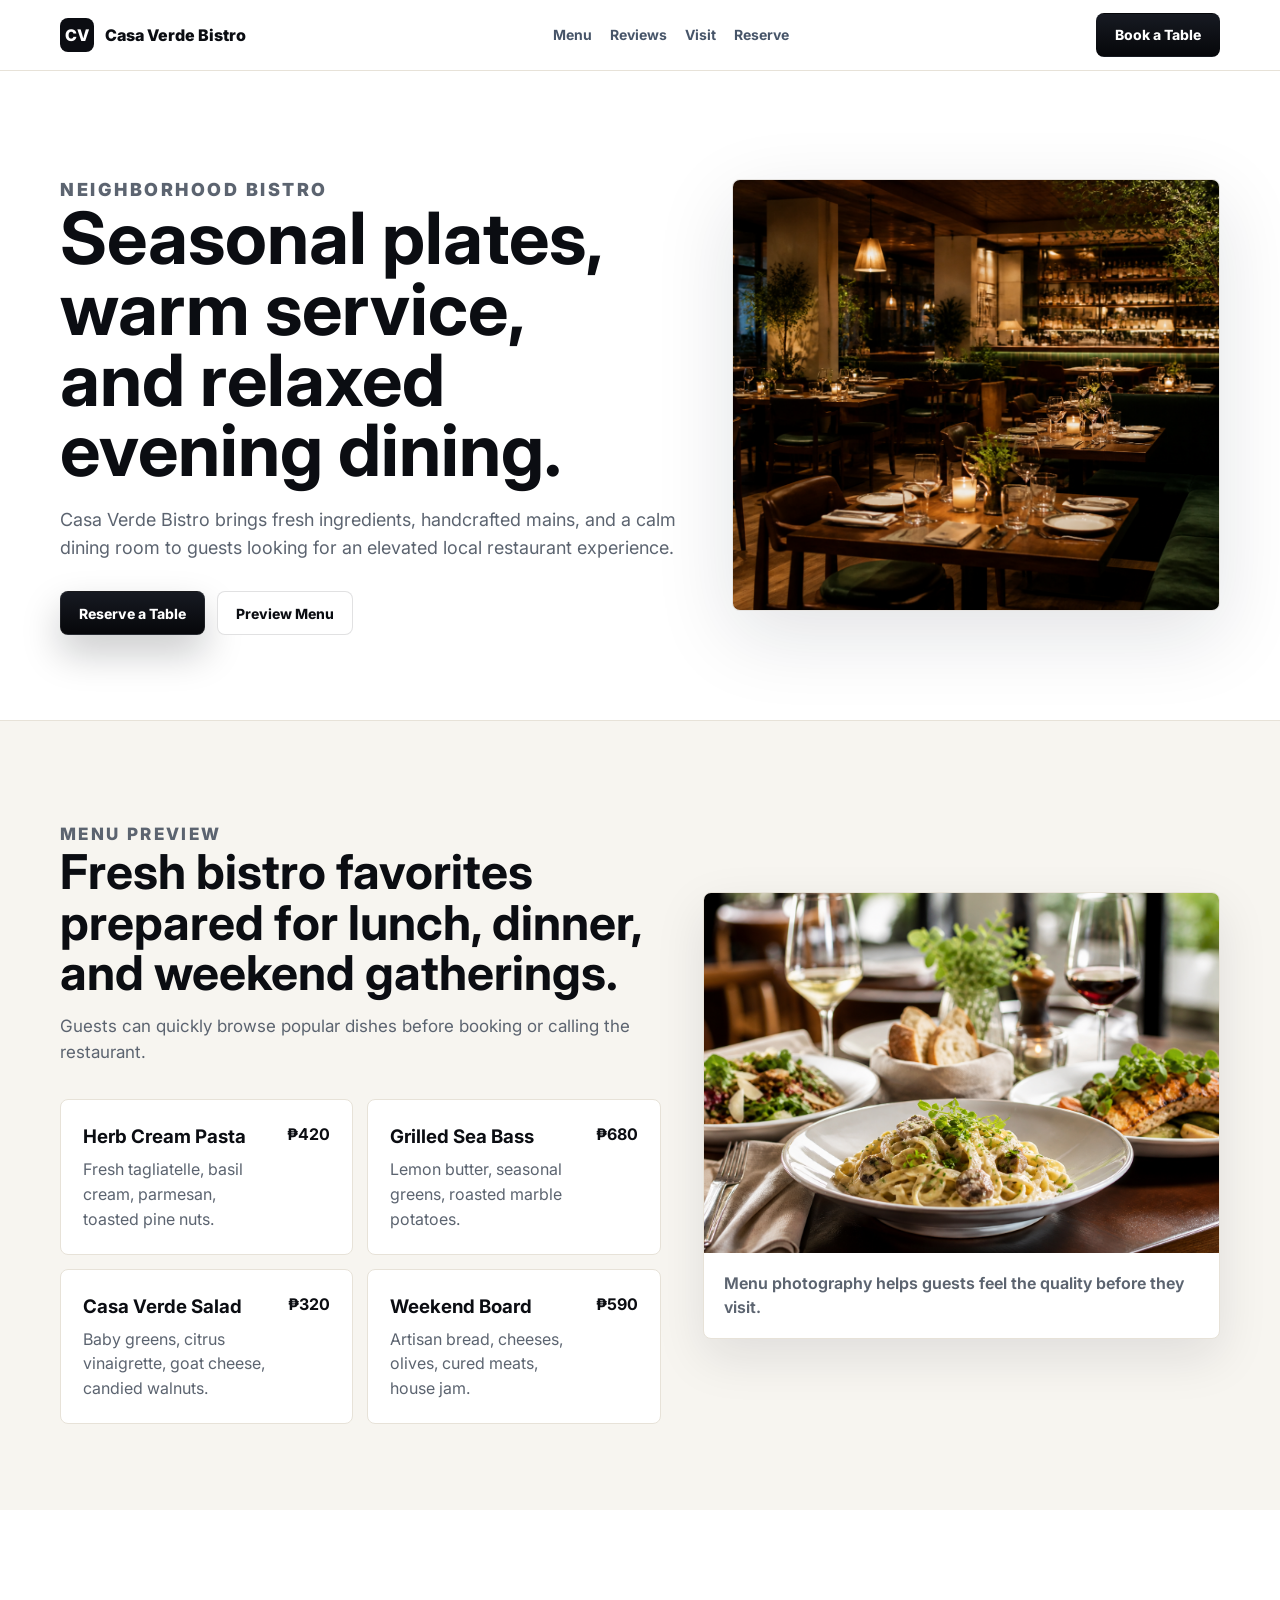
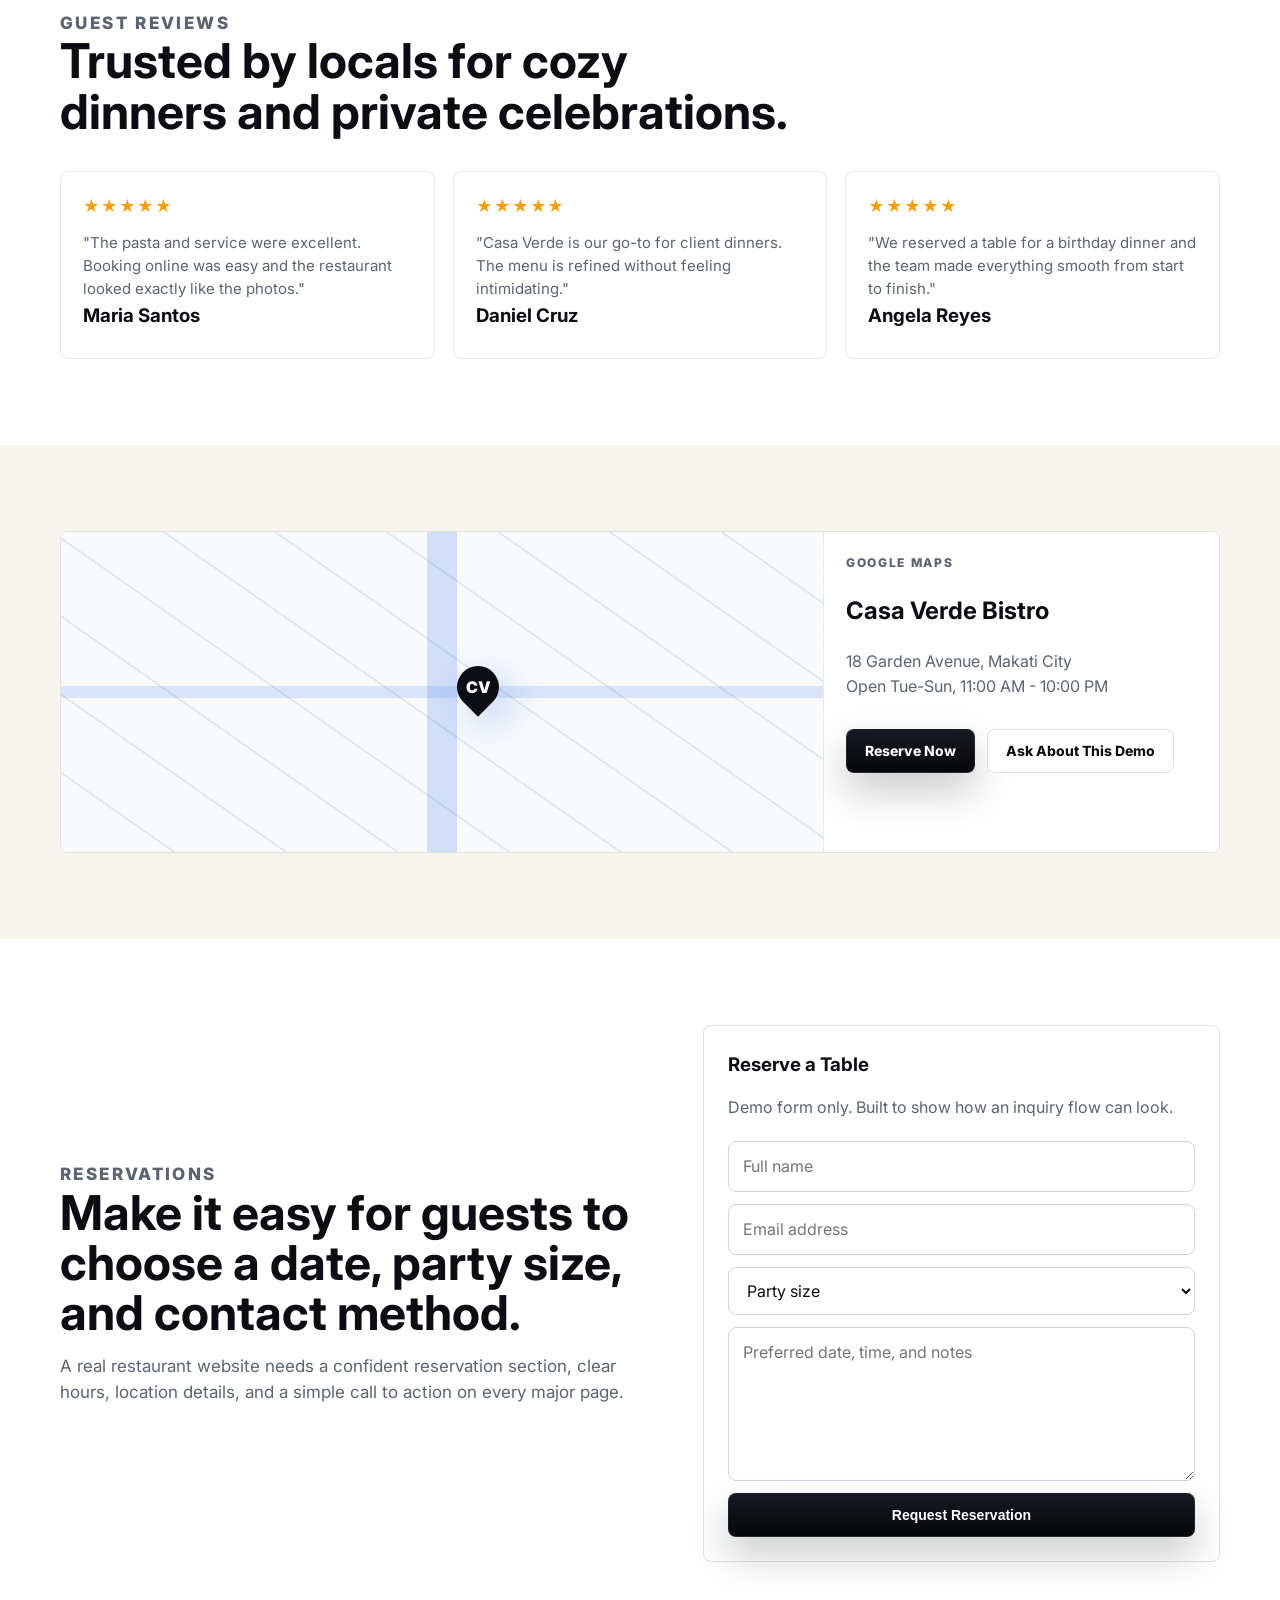
<file: demo-casa-verde-bistro.html>
<!doctype html>
<html lang="en">
<head>
  <meta charset="utf-8">
  <meta name="viewport" content="width=device-width, initial-scale=1">
  <title>Casa Verde Bistro | Restaurant Website Demo</title>
  <meta name="description" content="A realistic restaurant website demo by Velora Studio featuring dining photography, menu previews, testimonials, map, and reservations.">
  <link rel="preconnect" href="https://fonts.googleapis.com">
  <link rel="preconnect" href="https://fonts.gstatic.com" crossorigin>
  <link href="https://fonts.googleapis.com/css2?family=Inter:wght@500;600;700;800;900&display=swap" rel="stylesheet">
  <link rel="icon" type="image/svg+xml" href="assets/final-logo-refined/velora-icon-favicon.svg">
  <link rel="alternate icon" type="image/png" href="assets/final-logo-refined/velora-icon-favicon-black.png">
  <link rel="stylesheet" href="assets/styles.css">
</head>
<body class="demo-page">
  <header class="demo-header">
    <nav class="demo-nav" aria-label="Casa Verde Bistro navigation">
      <a class="demo-logo" href="portfolio.html"><span class="demo-logo-mark">CV</span><span>Casa Verde Bistro</span></a>
      <div class="demo-nav-links"><a href="#menu">Menu</a><a href="#reviews">Reviews</a><a href="#visit">Visit</a><a href="#reserve">Reserve</a></div>
      <a class="button button-dark" href="#reserve">Book a Table</a>
    </nav>
  </header>
  <main>
    <section class="demo-hero">
      <div class="demo-hero-inner">
        <div>
          <p class="demo-kicker">Neighborhood Bistro</p>
          <h1>Seasonal plates, warm service, and relaxed evening dining.</h1>
          <p>Casa Verde Bistro brings fresh ingredients, handcrafted mains, and a calm dining room to guests looking for an elevated local restaurant experience.</p>
          <div class="demo-actions"><a class="button button-primary" href="#reserve">Reserve a Table</a><a class="button button-secondary" href="#menu">Preview Menu</a></div>
        </div>
        <div class="demo-visual"><img class="demo-photo" src="assets/restaurant-interior.png" alt="Warm modern restaurant interior at Casa Verde Bistro"></div>
      </div>
    </section>

    <section class="demo-section demo-band" id="menu">
      <div class="demo-container demo-split">
        <div>
          <div class="demo-section-head"><p class="eyebrow">Menu Preview</p><h2>Fresh bistro favorites prepared for lunch, dinner, and weekend gatherings.</h2><p>Guests can quickly browse popular dishes before booking or calling the restaurant.</p></div>
          <div class="demo-menu">
            <div class="menu-item"><div><h3>Herb Cream Pasta</h3><p>Fresh tagliatelle, basil cream, parmesan, toasted pine nuts.</p></div><strong>₱420</strong></div>
            <div class="menu-item"><div><h3>Grilled Sea Bass</h3><p>Lemon butter, seasonal greens, roasted marble potatoes.</p></div><strong>₱680</strong></div>
            <div class="menu-item"><div><h3>Casa Verde Salad</h3><p>Baby greens, citrus vinaigrette, goat cheese, candied walnuts.</p></div><strong>₱320</strong></div>
            <div class="menu-item"><div><h3>Weekend Board</h3><p>Artisan bread, cheeses, olives, cured meats, house jam.</p></div><strong>₱590</strong></div>
          </div>
        </div>
        <div class="demo-image-card"><img src="assets/restaurant-food.png" alt="Bistro food spread with pasta, grilled entree, salad, and bread"><div class="caption">Menu photography helps guests feel the quality before they visit.</div></div>
      </div>
    </section>

    <section class="demo-section" id="reviews">
      <div class="demo-container">
        <div class="demo-section-head"><p class="eyebrow">Guest Reviews</p><h2>Trusted by locals for cozy dinners and private celebrations.</h2></div>
        <div class="demo-testimonials">
          <article class="testimonial"><span class="stars">★★★★★</span><p>"The pasta and service were excellent. Booking online was easy and the restaurant looked exactly like the photos."</p><h3>Maria Santos</h3></article>
          <article class="testimonial"><span class="stars">★★★★★</span><p>"Casa Verde is our go-to for client dinners. The menu is refined without feeling intimidating."</p><h3>Daniel Cruz</h3></article>
          <article class="testimonial"><span class="stars">★★★★★</span><p>"We reserved a table for a birthday dinner and the team made everything smooth from start to finish."</p><h3>Angela Reyes</h3></article>
        </div>
      </div>
    </section>

    <section class="demo-section demo-band" id="visit">
      <div class="demo-container">
        <div class="demo-map">
          <div class="map-visual" aria-label="Google Maps style location preview"><div class="map-pin"><span>CV</span></div></div>
          <div class="map-card"><p class="eyebrow">Google Maps</p><h2>Casa Verde Bistro</h2><p>18 Garden Avenue, Makati City<br>Open Tue-Sun, 11:00 AM - 10:00 PM</p><div class="demo-actions"><a class="button button-primary" href="#reserve">Reserve Now</a><a class="button button-secondary" href="mailto:velorastudio.philippines@gmail.com">Ask About This Demo</a></div></div>
        </div>
      </div>
    </section>

    <section class="demo-section" id="reserve">
      <div class="demo-container demo-split">
        <div class="demo-section-head"><p class="eyebrow">Reservations</p><h2>Make it easy for guests to choose a date, party size, and contact method.</h2><p>A real restaurant website needs a confident reservation section, clear hours, location details, and a simple call to action on every major page.</p></div>
        <form class="mini-form"><h3>Reserve a Table</h3><p>Demo form only. Built to show how an inquiry flow can look.</p><input type="text" placeholder="Full name"><input type="email" placeholder="Email address"><select><option>Party size</option><option>2 guests</option><option>4 guests</option><option>6+ guests</option></select><textarea placeholder="Preferred date, time, and notes"></textarea><button class="button button-primary" type="button">Request Reservation</button></form>
      </div>
    </section>
  </main>
</body>
</html>
</file>
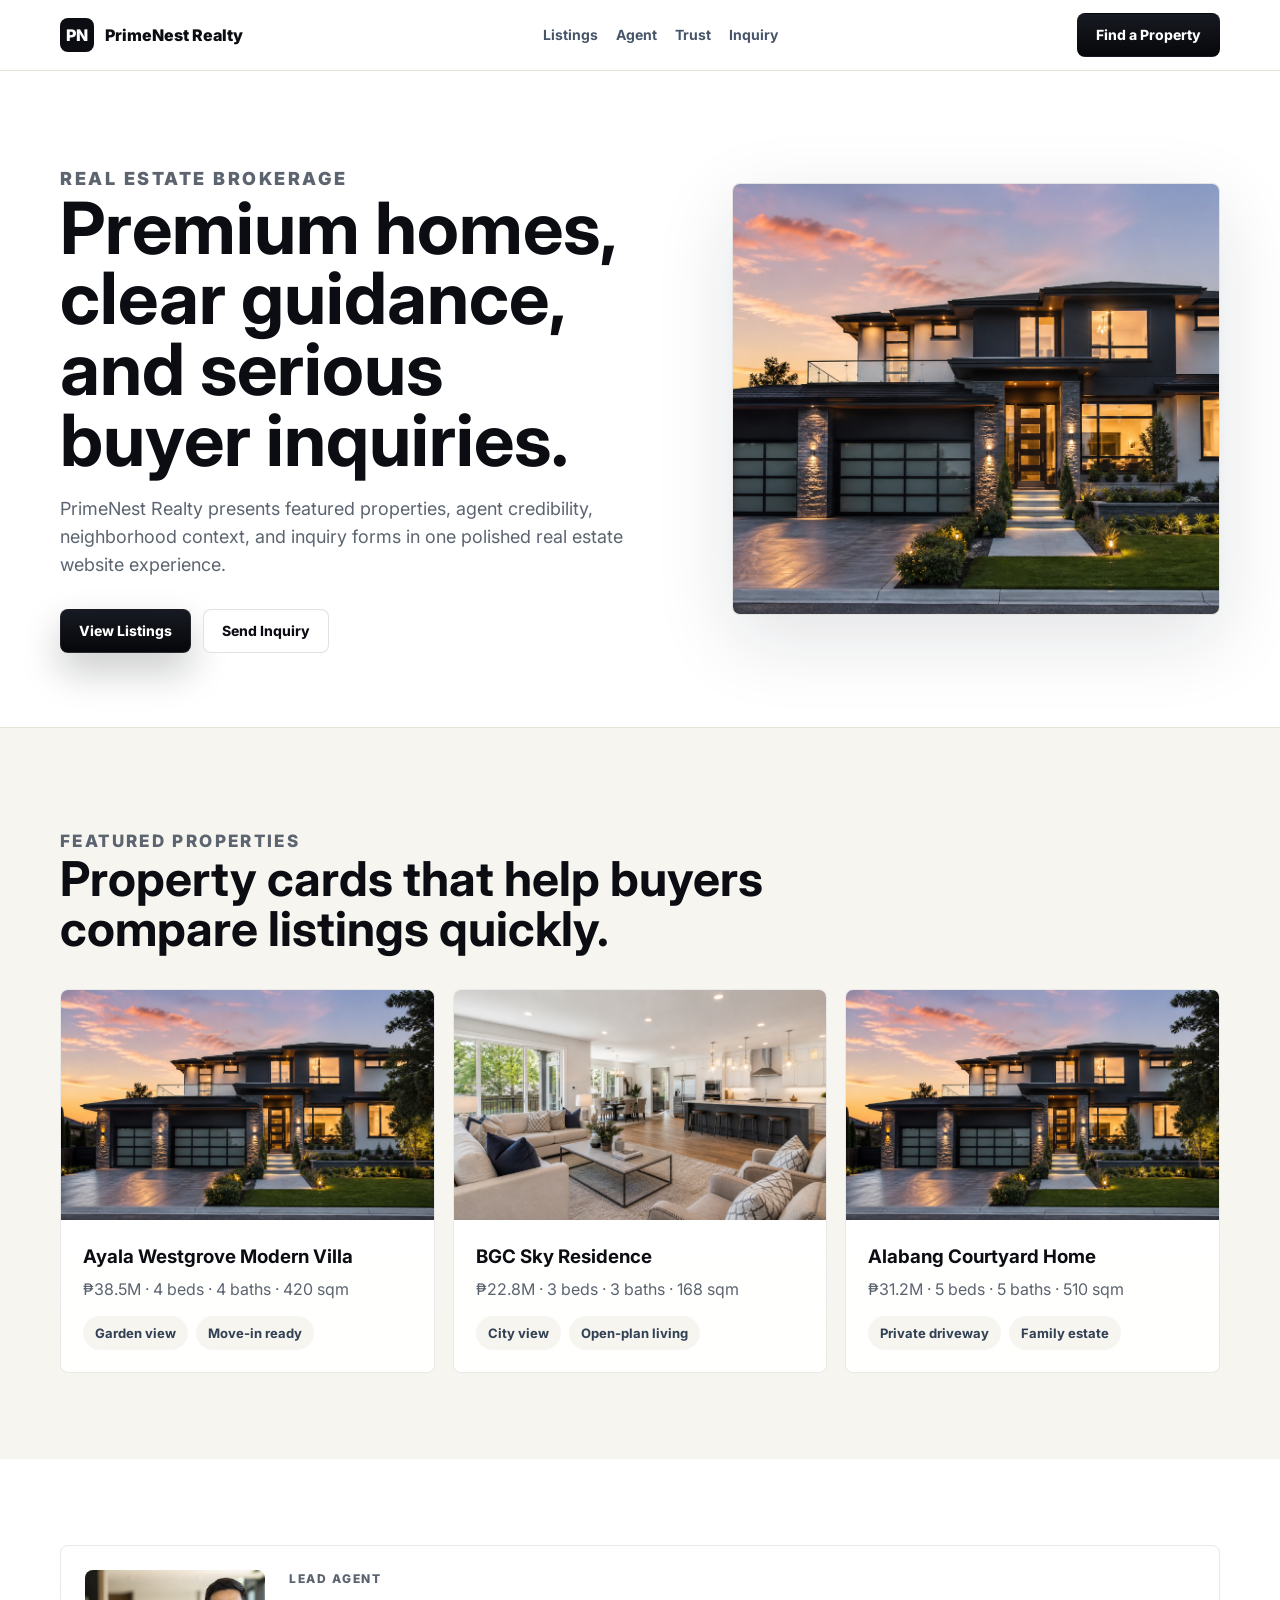
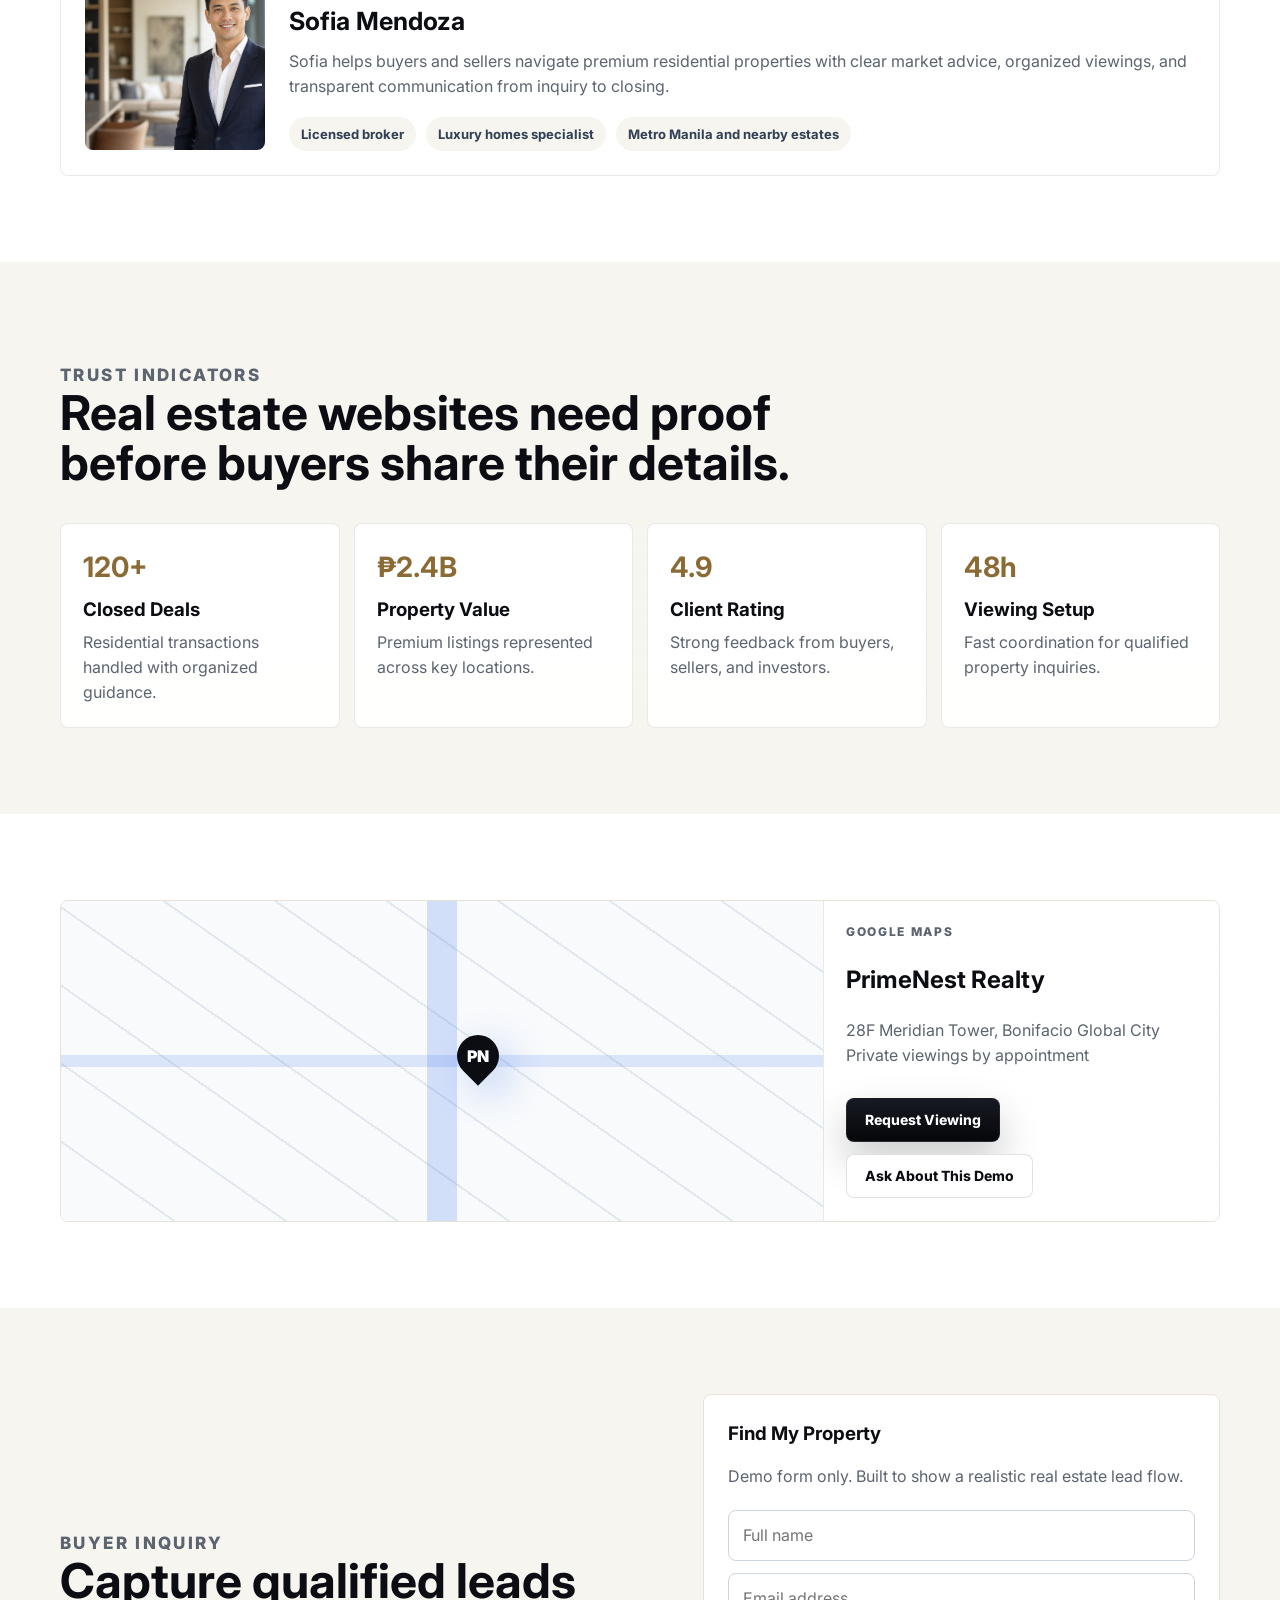
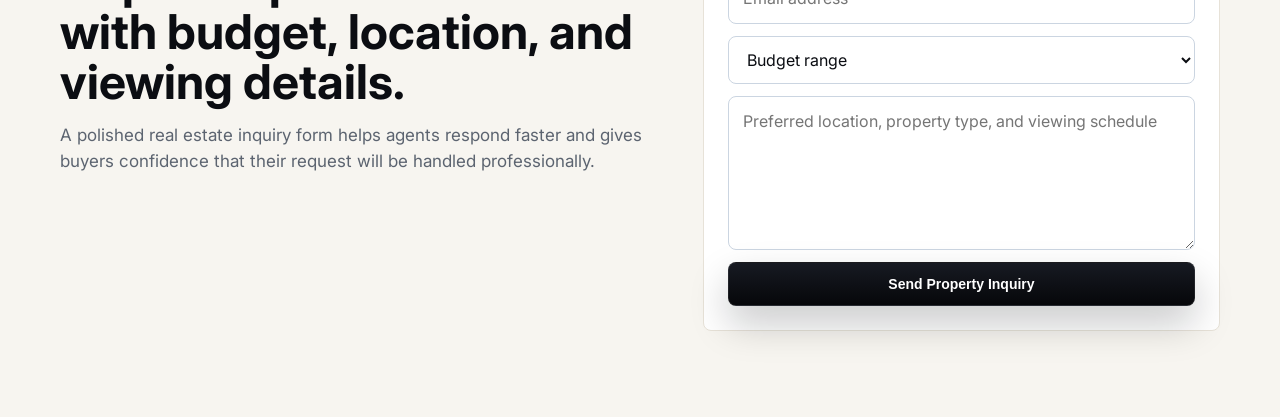
<file: demo-primenest-realty.html>
<!doctype html>
<html lang="en">
<head>
  <meta charset="utf-8">
  <meta name="viewport" content="width=device-width, initial-scale=1">
  <title>PrimeNest Realty | Real Estate Website Demo</title>
  <meta name="description" content="A realistic real estate website demo by Velora Studio featuring property photography, listings, agent profile, inquiry form, map, and trust indicators.">
  <link rel="preconnect" href="https://fonts.googleapis.com">
  <link rel="preconnect" href="https://fonts.gstatic.com" crossorigin>
  <link href="https://fonts.googleapis.com/css2?family=Inter:wght@500;600;700;800;900&display=swap" rel="stylesheet">
  <link rel="icon" type="image/svg+xml" href="assets/final-logo-refined/velora-icon-favicon.svg">
  <link rel="alternate icon" type="image/png" href="assets/final-logo-refined/velora-icon-favicon-black.png">
  <link rel="stylesheet" href="assets/styles.css">
</head>
<body class="demo-page">
  <header class="demo-header">
    <nav class="demo-nav" aria-label="PrimeNest Realty navigation">
      <a class="demo-logo" href="portfolio.html"><span class="demo-logo-mark">PN</span><span>PrimeNest Realty</span></a>
      <div class="demo-nav-links"><a href="#listings">Listings</a><a href="#agent">Agent</a><a href="#trust">Trust</a><a href="#inquiry">Inquiry</a></div>
      <a class="button button-dark" href="#inquiry">Find a Property</a>
    </nav>
  </header>
  <main>
    <section class="demo-hero">
      <div class="demo-hero-inner">
        <div>
          <p class="demo-kicker">Real Estate Brokerage</p>
          <h1>Premium homes, clear guidance, and serious buyer inquiries.</h1>
          <p>PrimeNest Realty presents featured properties, agent credibility, neighborhood context, and inquiry forms in one polished real estate website experience.</p>
          <div class="demo-actions"><a class="button button-primary" href="#listings">View Listings</a><a class="button button-secondary" href="#inquiry">Send Inquiry</a></div>
        </div>
        <div class="demo-visual"><img class="demo-photo" src="assets/realestate-exterior.png" alt="Modern luxury home exterior at golden hour"></div>
      </div>
    </section>

    <section class="demo-section demo-band" id="listings">
      <div class="demo-container">
        <div class="demo-section-head"><p class="eyebrow">Featured Properties</p><h2>Property cards that help buyers compare listings quickly.</h2></div>
        <div class="demo-grid">
          <article class="listing-card"><img src="assets/realestate-exterior.png" alt="Modern luxury home listing"><div class="listing-body"><h3>Ayala Westgrove Modern Villa</h3><p>₱38.5M · 4 beds · 4 baths · 420 sqm</p><div class="listing-meta"><span class="pill">Garden view</span><span class="pill">Move-in ready</span></div></div></article>
          <article class="listing-card"><img src="assets/realestate-interior.png" alt="Bright modern home interior listing"><div class="listing-body"><h3>BGC Sky Residence</h3><p>₱22.8M · 3 beds · 3 baths · 168 sqm</p><div class="listing-meta"><span class="pill">City view</span><span class="pill">Open-plan living</span></div></div></article>
          <article class="listing-card"><img src="assets/realestate-exterior.png" alt="Premium residential property listing"><div class="listing-body"><h3>Alabang Courtyard Home</h3><p>₱31.2M · 5 beds · 5 baths · 510 sqm</p><div class="listing-meta"><span class="pill">Private driveway</span><span class="pill">Family estate</span></div></div></article>
        </div>
      </div>
    </section>

    <section class="demo-section" id="agent">
      <div class="demo-container">
        <div class="profile-card">
          <img src="assets/realestate-agent.png" alt="PrimeNest Realty agent profile">
          <div><p class="eyebrow">Lead Agent</p><h3>Sofia Mendoza</h3><p>Sofia helps buyers and sellers navigate premium residential properties with clear market advice, organized viewings, and transparent communication from inquiry to closing.</p><div class="delivery"><span class="pill">Licensed broker</span><span class="pill">Luxury homes specialist</span><span class="pill">Metro Manila and nearby estates</span></div></div>
        </div>
      </div>
    </section>

    <section class="demo-section demo-band" id="trust">
      <div class="demo-container">
        <div class="demo-section-head"><p class="eyebrow">Trust Indicators</p><h2>Real estate websites need proof before buyers share their details.</h2></div>
        <div class="trust-grid">
          <article class="trust-card"><strong>120+</strong><h3>Closed Deals</h3><p>Residential transactions handled with organized guidance.</p></article>
          <article class="trust-card"><strong>₱2.4B</strong><h3>Property Value</h3><p>Premium listings represented across key locations.</p></article>
          <article class="trust-card"><strong>4.9</strong><h3>Client Rating</h3><p>Strong feedback from buyers, sellers, and investors.</p></article>
          <article class="trust-card"><strong>48h</strong><h3>Viewing Setup</h3><p>Fast coordination for qualified property inquiries.</p></article>
        </div>
      </div>
    </section>

    <section class="demo-section" id="location">
      <div class="demo-container">
        <div class="demo-map">
          <div class="map-visual" aria-label="Google Maps style real estate office location preview"><div class="map-pin"><span>PN</span></div></div>
          <div class="map-card"><p class="eyebrow">Google Maps</p><h2>PrimeNest Realty</h2><p>28F Meridian Tower, Bonifacio Global City<br>Private viewings by appointment</p><div class="demo-actions"><a class="button button-primary" href="#inquiry">Request Viewing</a><a class="button button-secondary" href="mailto:velorastudio.philippines@gmail.com">Ask About This Demo</a></div></div>
        </div>
      </div>
    </section>

    <section class="demo-section demo-band" id="inquiry">
      <div class="demo-container demo-split">
        <div class="demo-section-head"><p class="eyebrow">Buyer Inquiry</p><h2>Capture qualified leads with budget, location, and viewing details.</h2><p>A polished real estate inquiry form helps agents respond faster and gives buyers confidence that their request will be handled professionally.</p></div>
        <form class="mini-form"><h3>Find My Property</h3><p>Demo form only. Built to show a realistic real estate lead flow.</p><input type="text" placeholder="Full name"><input type="email" placeholder="Email address"><select><option>Budget range</option><option>₱10M - ₱20M</option><option>₱20M - ₱40M</option><option>₱40M+</option></select><textarea placeholder="Preferred location, property type, and viewing schedule"></textarea><button class="button button-primary" type="button">Send Property Inquiry</button></form>
      </div>
    </section>
  </main>
</body>
</html>
</file>
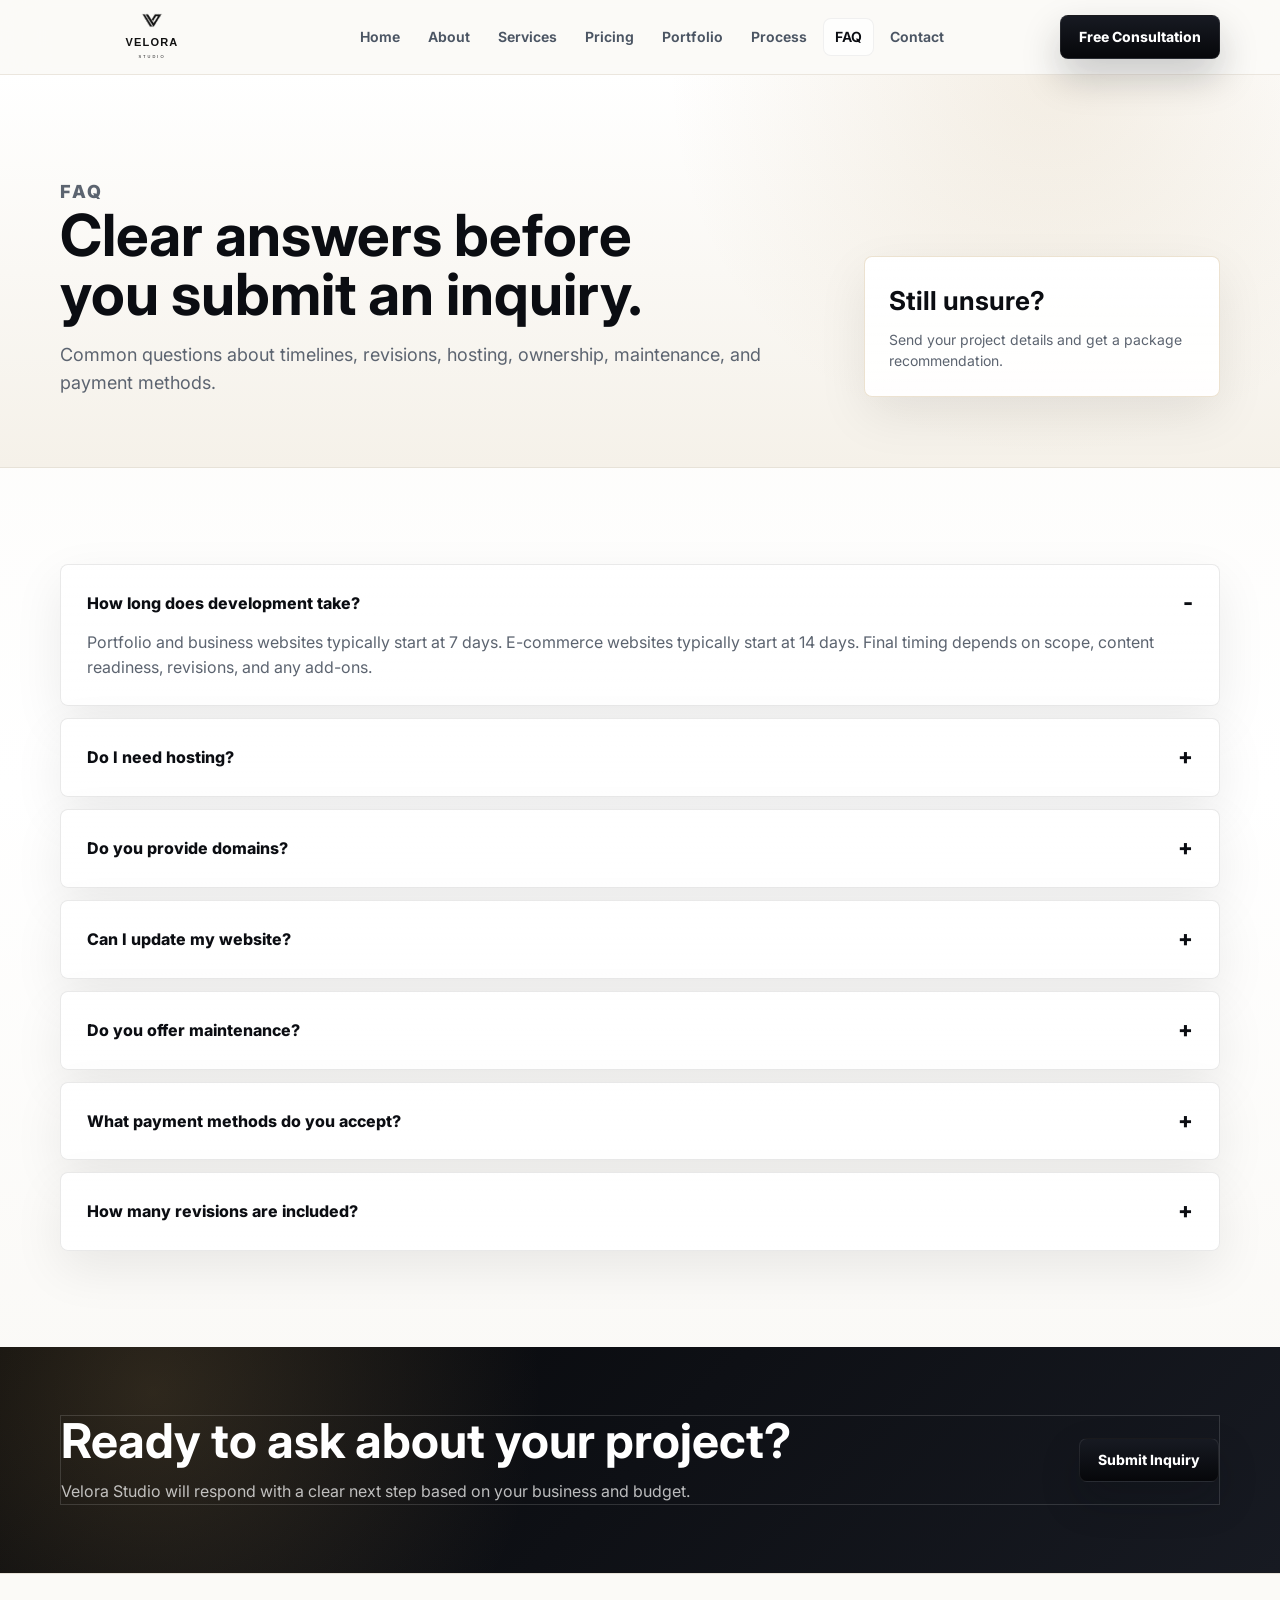
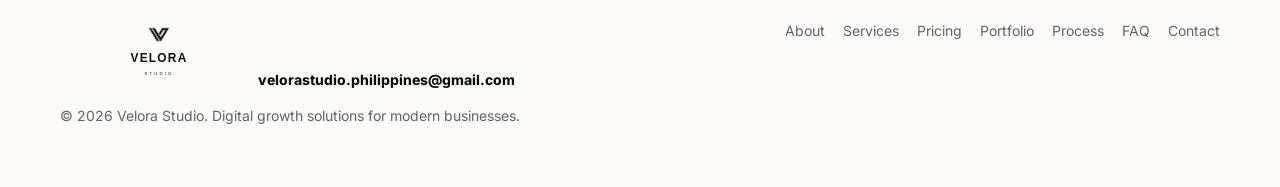
<file: faq.html>
<!doctype html>
<html lang="en">
<head>
  <meta charset="utf-8">
  <meta name="viewport" content="width=device-width, initial-scale=1">
  <title>FAQ | Velora Studio</title>
  <meta name="description" content="Answers to common questions about Velora Studio website development timelines, hosting, domains, revisions, maintenance, and payment methods.">
  <link rel="preconnect" href="https://fonts.googleapis.com">
  <link rel="preconnect" href="https://fonts.gstatic.com" crossorigin>
  <link href="https://fonts.googleapis.com/css2?family=Inter:wght@500;600;700;800;900&display=swap" rel="stylesheet">
  <link rel="icon" type="image/svg+xml" href="assets/final-logo-refined/velora-icon-favicon.svg">
  <link rel="alternate icon" type="image/png" href="assets/final-logo-refined/velora-icon-favicon-black.png">
  <link rel="stylesheet" href="assets/styles.css">
</head>
<body>
  <header class="site-header"><div class="nav-wrap"><a class="brand" href="index.html"><img class="brand-logo" src="assets/final-logo-refined/velora-refined-header-transparent-black.svg" alt="Velora Studio"></a><nav class="nav-links" aria-label="Main navigation"><a href="index.html">Home</a><a href="about.html">About</a><a href="services.html">Services</a><a href="pricing.html">Pricing</a><a href="portfolio.html">Portfolio</a><a href="process.html">Process</a><a class="active" href="faq.html">FAQ</a><a href="contact.html">Contact</a></nav><div class="nav-actions"><a class="button button-primary" href="contact.html">Free Consultation</a><button class="menu-toggle" type="button" aria-label="Open menu" aria-expanded="false" data-menu-toggle><span></span><span></span><span></span></button></div></div></header>
  <main>
    <section class="page-hero"><div class="container"><div><p class="eyebrow">FAQ</p><h1>Clear answers before you submit an inquiry.</h1><p>Common questions about timelines, revisions, hosting, ownership, maintenance, and payment methods.</p></div><div class="page-note"><strong>Still unsure?</strong><span>Send your project details and get a package recommendation.</span></div></div></section>
    <section class="section">
      <div class="container">
        <div class="faq-list">
          <details class="card faq-item reveal" open><summary>How long does development take?</summary><p>Portfolio and business websites typically start at 7 days. E-commerce websites typically start at 14 days. Final timing depends on scope, content readiness, revisions, and any add-ons.</p></details>
          <details class="card faq-item reveal"><summary>Do I need hosting?</summary><p>Yes. A website needs hosting to be available online. Velora Studio provides setup guidance, but clients own and purchase their hosting.</p></details>
          <details class="card faq-item reveal"><summary>Do you provide domains?</summary><p>Clients own and purchase their domains. Velora Studio can guide the setup process so the domain connects properly to the website.</p></details>
          <details class="card faq-item reveal"><summary>Can I update my website?</summary><p>Yes. Depending on your setup, you can update content yourself or request updates through a maintenance plan.</p></details>
          <details class="card faq-item reveal"><summary>Do you offer maintenance?</summary><p>Yes. Basic maintenance starts at ₱1,500/month and includes text updates, image updates, monthly backup, and minor fixes. Standard and e-commerce plans are also available.</p></details>
          <details class="card faq-item reveal"><summary>What payment methods do you accept?</summary><p>We accept Maya Business for local clients and Wise for international payments. A 50% down payment is required to start, and the remaining 50% is due upon completion.</p></details>
          <details class="card faq-item reveal"><summary>How many revisions are included?</summary><p>Portfolio websites include 1 revision. Business and e-commerce websites include 2 revisions. Additional revisions can be added for ₱300 each.</p></details>
        </div>
      </div>
    </section>
    <section class="cta"><div class="cta-inner"><div><h2>Ready to ask about your project?</h2><p>Velora Studio will respond with a clear next step based on your business and budget.</p></div><a class="button button-primary" href="contact.html">Submit Inquiry</a></div></section>
  </main>
  <footer class="site-footer"><div class="footer-grid"><div><a class="brand" href="index.html"><img class="brand-logo" src="assets/final-logo-refined/velora-refined-header-transparent-black.svg" alt="Velora Studio"></a><a class="footer-contact" href="mailto:velorastudio.philippines@gmail.com">velorastudio.philippines@gmail.com</a><p class="copyright">© 2026 Velora Studio. Digital growth solutions for modern businesses.</p></div><div class="footer-links"><a href="about.html">About</a><a href="services.html">Services</a><a href="pricing.html">Pricing</a><a href="portfolio.html">Portfolio</a><a href="process.html">Process</a><a href="faq.html">FAQ</a><a href="contact.html">Contact</a></div></div></footer>
  <script src="assets/script.js"></script>
</body>
</html>
</file>
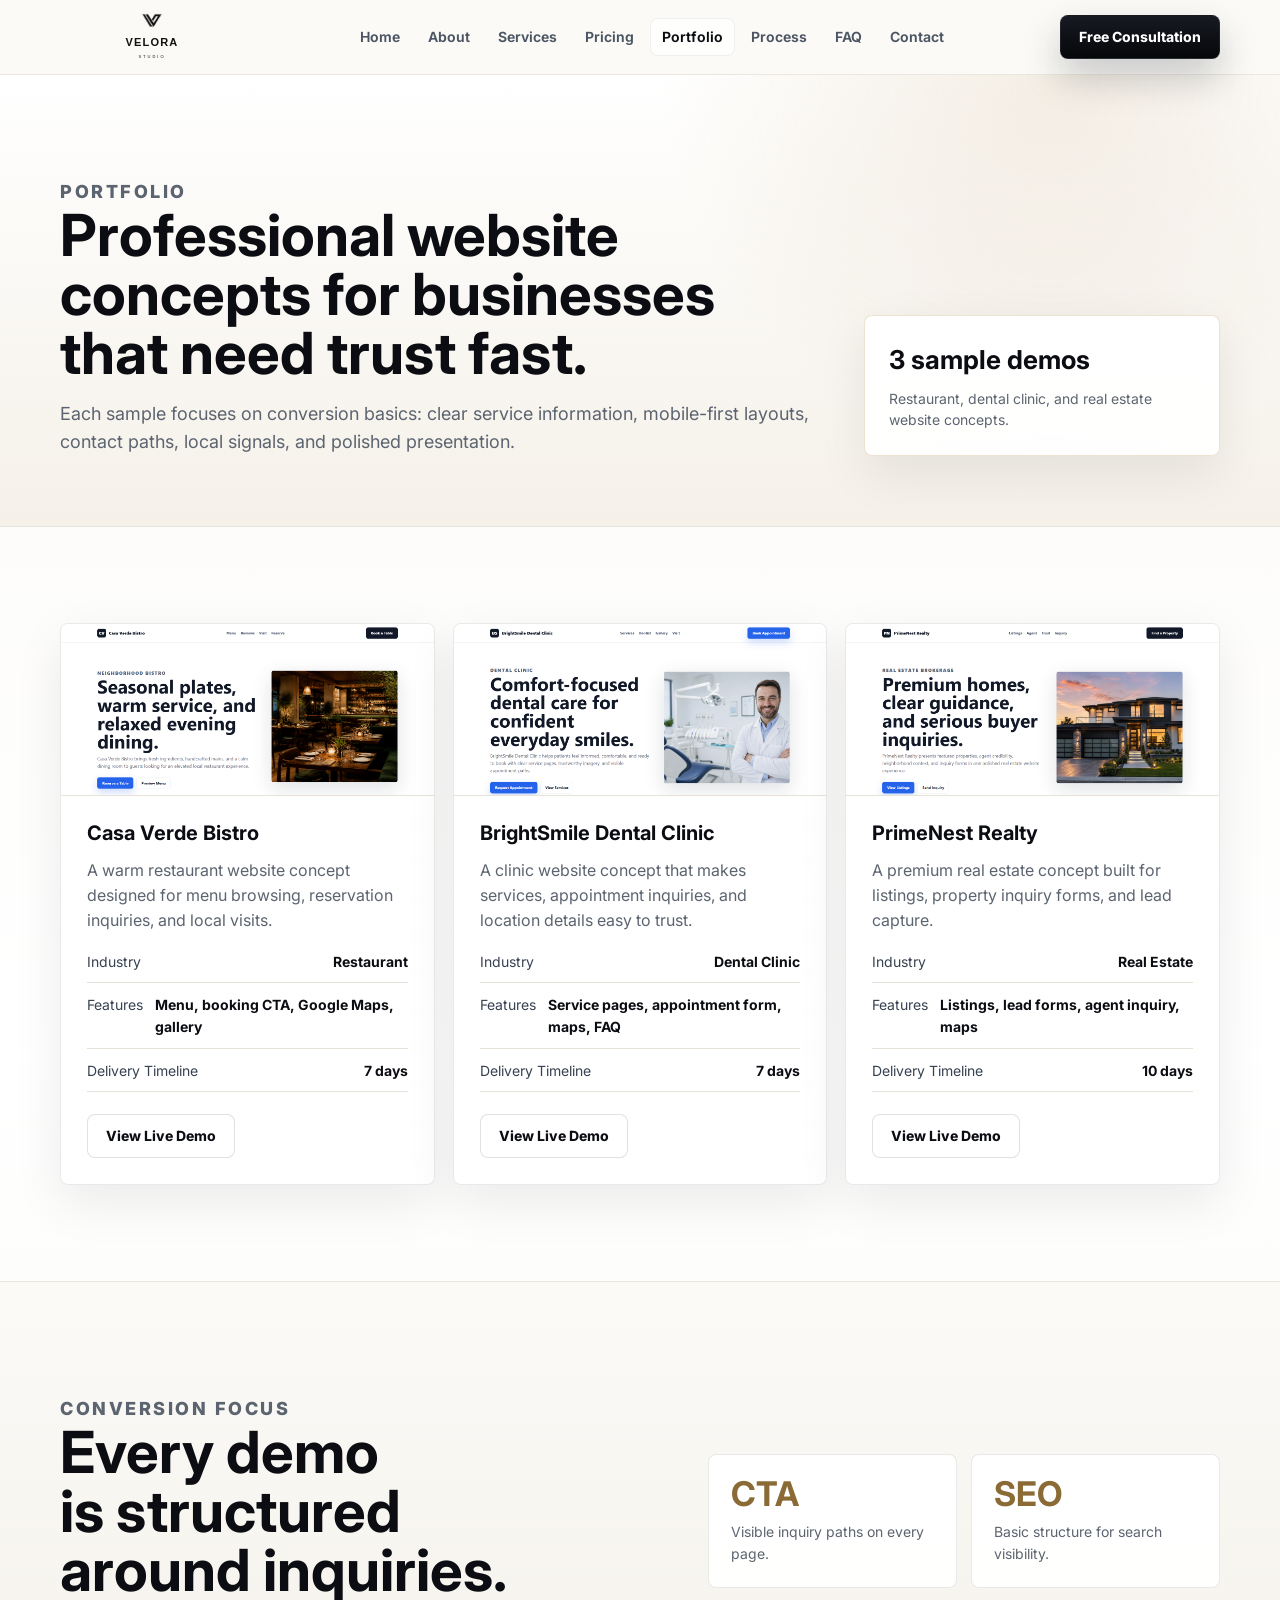
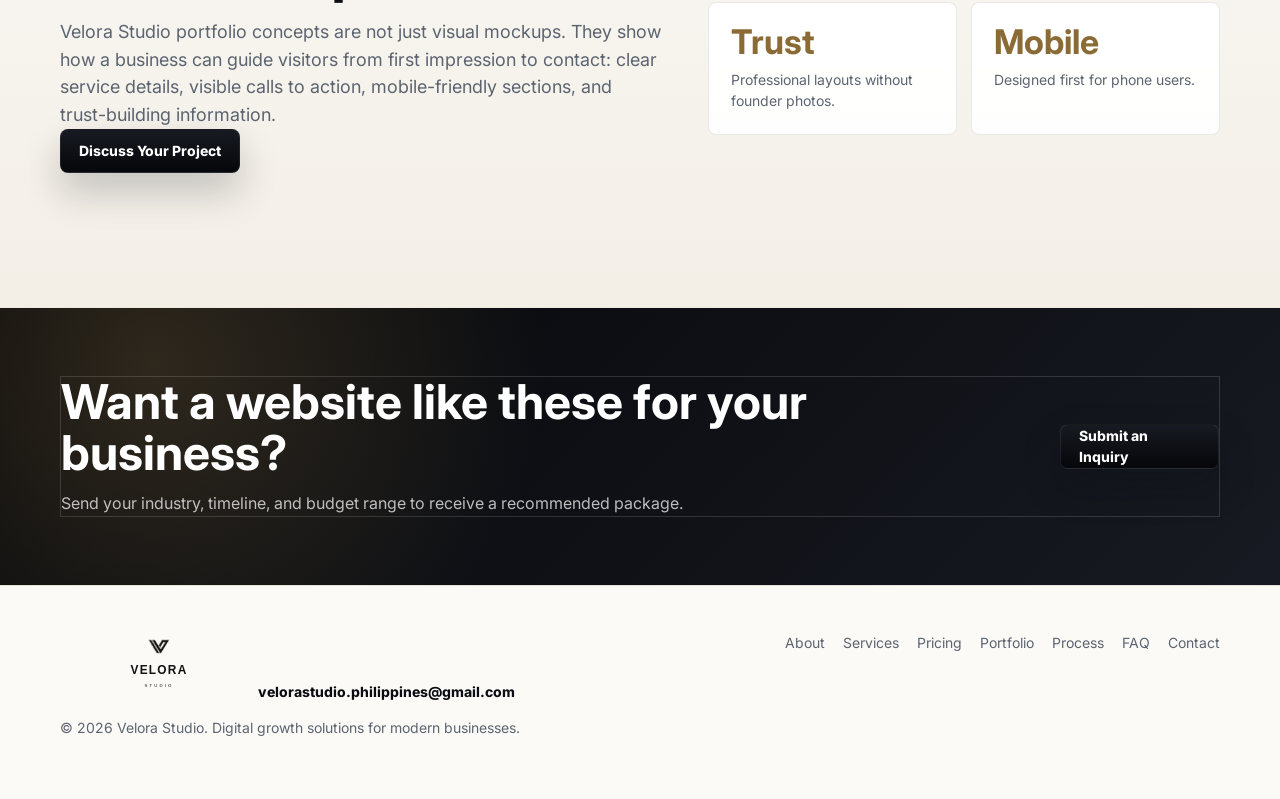
<file: portfolio.html>
<!doctype html>
<html lang="en">
<head>
  <meta charset="utf-8">
  <meta name="viewport" content="width=device-width, initial-scale=1">
  <title>Portfolio | Velora Studio</title>
  <meta name="description" content="Explore sample Velora Studio portfolio projects for restaurant, dental clinic, and real estate websites.">
  <link rel="preconnect" href="https://fonts.googleapis.com">
  <link rel="preconnect" href="https://fonts.gstatic.com" crossorigin>
  <link href="https://fonts.googleapis.com/css2?family=Inter:wght@500;600;700;800;900&display=swap" rel="stylesheet">
  <link rel="icon" type="image/svg+xml" href="assets/final-logo-refined/velora-icon-favicon.svg">
  <link rel="alternate icon" type="image/png" href="assets/final-logo-refined/velora-icon-favicon-black.png">
  <link rel="stylesheet" href="assets/styles.css">
</head>
<body>
  <header class="site-header"><div class="nav-wrap"><a class="brand" href="index.html"><img class="brand-logo" src="assets/final-logo-refined/velora-refined-header-transparent-black.svg" alt="Velora Studio"></a><nav class="nav-links" aria-label="Main navigation"><a href="index.html">Home</a><a href="about.html">About</a><a href="services.html">Services</a><a href="pricing.html">Pricing</a><a class="active" href="portfolio.html">Portfolio</a><a href="process.html">Process</a><a href="faq.html">FAQ</a><a href="contact.html">Contact</a></nav><div class="nav-actions"><a class="button button-primary" href="contact.html">Free Consultation</a><button class="menu-toggle" type="button" aria-label="Open menu" aria-expanded="false" data-menu-toggle><span></span><span></span><span></span></button></div></div></header>
  <main>
    <section class="page-hero"><div class="container"><div><p class="eyebrow">Portfolio</p><h1>Professional website concepts for businesses that need trust fast.</h1><p>Each sample focuses on conversion basics: clear service information, mobile-first layouts, contact paths, local signals, and polished presentation.</p></div><div class="page-note"><strong>3 sample demos</strong><span>Restaurant, dental clinic, and real estate website concepts.</span></div></div></section>
    <section class="section">
      <div class="container grid grid-3">
        <article class="card portfolio-card reveal" id="casa-verde"><a class="portfolio-shot" href="demo-casa-verde-bistro.html"><img src="assets/preview-casa-verde.png" alt="Casa Verde Bistro live demo website preview"></a><h3>Casa Verde Bistro</h3><p>A warm restaurant website concept designed for menu browsing, reservation inquiries, and local visits.</p><ul class="meta-list"><li><span>Industry</span><strong>Restaurant</strong></li><li><span>Features</span><strong>Menu, booking CTA, Google Maps, gallery</strong></li><li><span>Delivery Timeline</span><strong>7 days</strong></li></ul><a class="button button-secondary" href="demo-casa-verde-bistro.html">View Live Demo</a></article>
        <article class="card portfolio-card reveal" id="brightsmile"><a class="portfolio-shot" href="demo-brightsmile-dental-clinic.html"><img src="assets/preview-brightsmile.png" alt="BrightSmile Dental Clinic live demo website preview"></a><h3>BrightSmile Dental Clinic</h3><p>A clinic website concept that makes services, appointment inquiries, and location details easy to trust.</p><ul class="meta-list"><li><span>Industry</span><strong>Dental Clinic</strong></li><li><span>Features</span><strong>Service pages, appointment form, maps, FAQ</strong></li><li><span>Delivery Timeline</span><strong>7 days</strong></li></ul><a class="button button-secondary" href="demo-brightsmile-dental-clinic.html">View Live Demo</a></article>
        <article class="card portfolio-card reveal" id="primenest"><a class="portfolio-shot" href="demo-primenest-realty.html"><img src="assets/preview-primenest.png" alt="PrimeNest Realty live demo website preview"></a><h3>PrimeNest Realty</h3><p>A premium real estate concept built for listings, property inquiry forms, and lead capture.</p><ul class="meta-list"><li><span>Industry</span><strong>Real Estate</strong></li><li><span>Features</span><strong>Listings, lead forms, agent inquiry, maps</strong></li><li><span>Delivery Timeline</span><strong>10 days</strong></li></ul><a class="button button-secondary" href="demo-primenest-realty.html">View Live Demo</a></article>
      </div>
    </section>
    <section class="section soft">
      <div class="container agency-band">
        <div class="section-head reveal"><p class="eyebrow">Conversion Focus</p><h2>Every demo is structured around inquiries.</h2><p>Velora Studio portfolio concepts are not just visual mockups. They show how a business can guide visitors from first impression to contact: clear service details, visible calls to action, mobile-friendly sections, and trust-building information.</p><a class="button button-primary" href="contact.html">Discuss Your Project</a></div>
        <div class="metric-board reveal"><div class="metric"><strong>CTA</strong><span>Visible inquiry paths on every page.</span></div><div class="metric"><strong>SEO</strong><span>Basic structure for search visibility.</span></div><div class="metric"><strong>Trust</strong><span>Professional layouts without founder photos.</span></div><div class="metric"><strong>Mobile</strong><span>Designed first for phone users.</span></div></div>
      </div>
    </section>
    <section class="cta"><div class="cta-inner"><div><h2>Want a website like these for your business?</h2><p>Send your industry, timeline, and budget range to receive a recommended package.</p></div><a class="button button-primary" href="contact.html">Submit an Inquiry</a></div></section>
  </main>
  <footer class="site-footer"><div class="footer-grid"><div><a class="brand" href="index.html"><img class="brand-logo" src="assets/final-logo-refined/velora-refined-header-transparent-black.svg" alt="Velora Studio"></a><a class="footer-contact" href="mailto:velorastudio.philippines@gmail.com">velorastudio.philippines@gmail.com</a><p class="copyright">© 2026 Velora Studio. Digital growth solutions for modern businesses.</p></div><div class="footer-links"><a href="about.html">About</a><a href="services.html">Services</a><a href="pricing.html">Pricing</a><a href="portfolio.html">Portfolio</a><a href="process.html">Process</a><a href="faq.html">FAQ</a><a href="contact.html">Contact</a></div></div></footer>
  <script src="assets/script.js"></script>
</body>
</html>
</file>
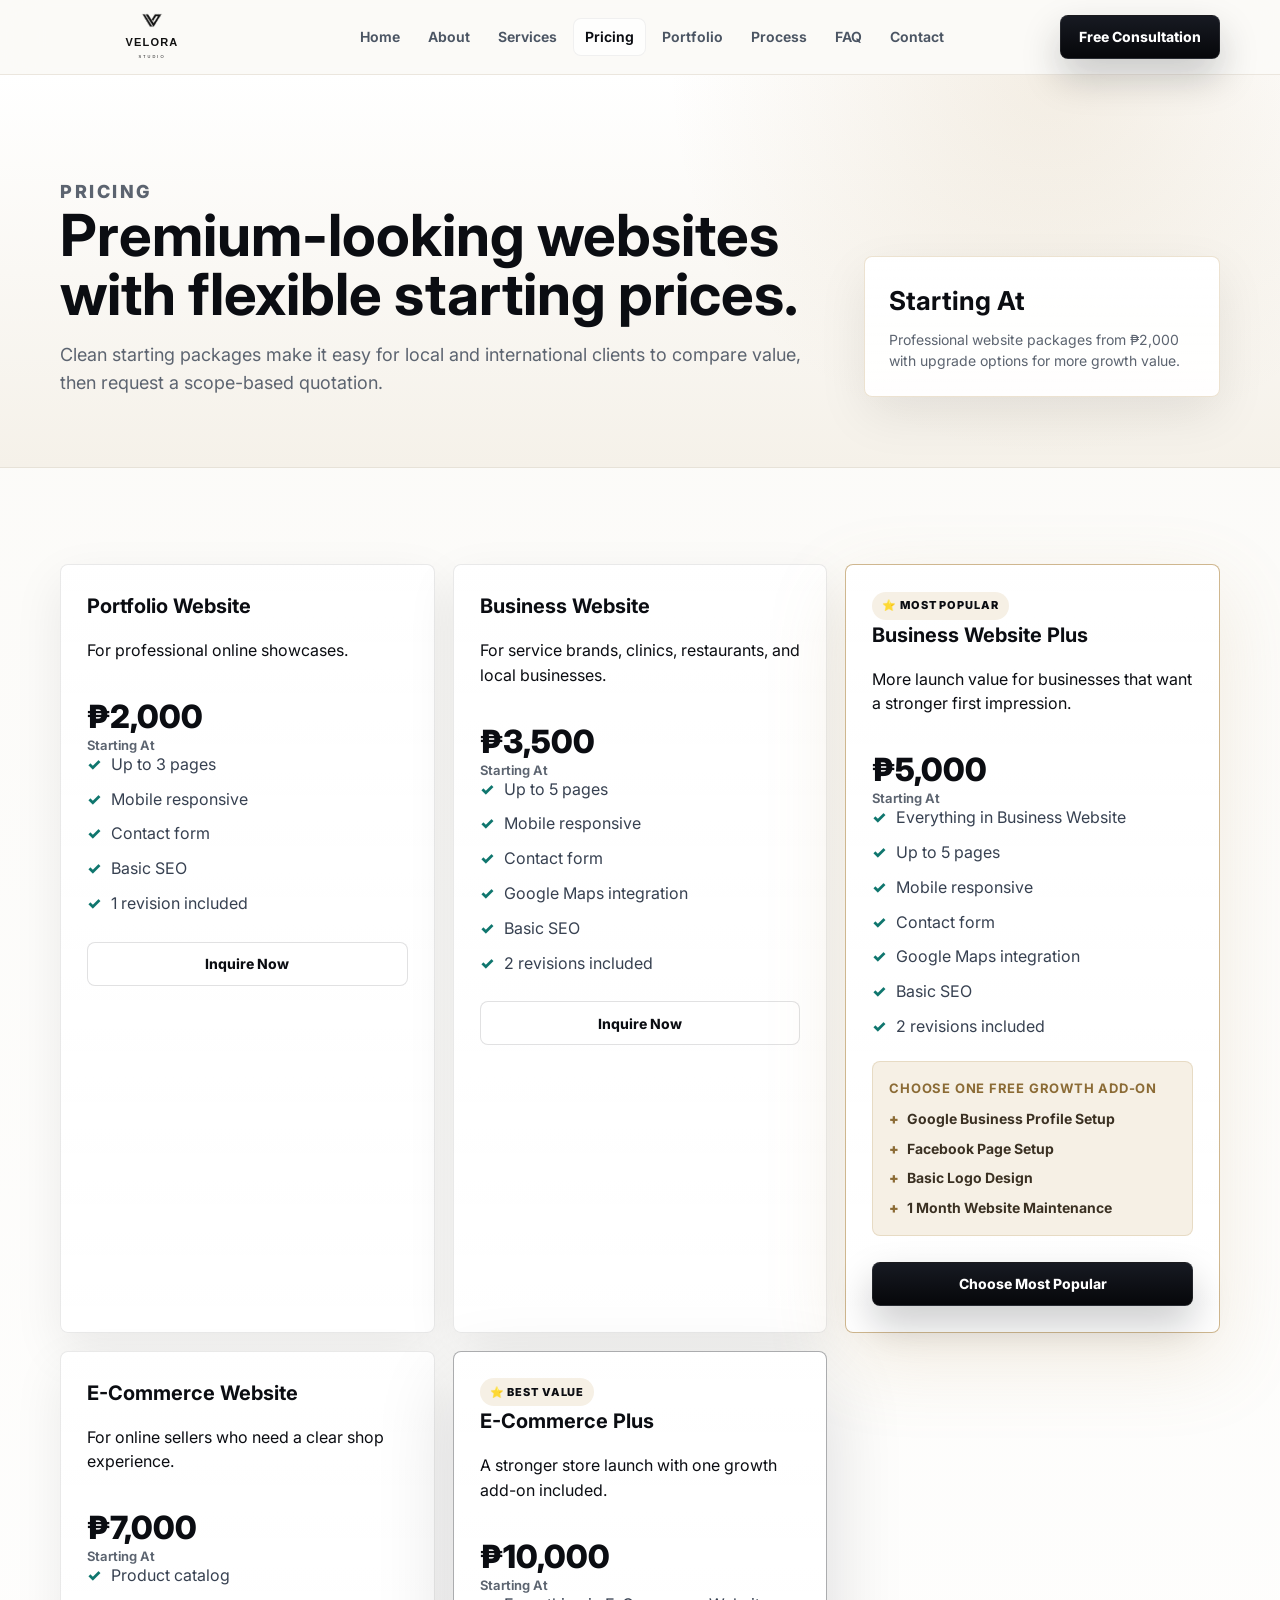
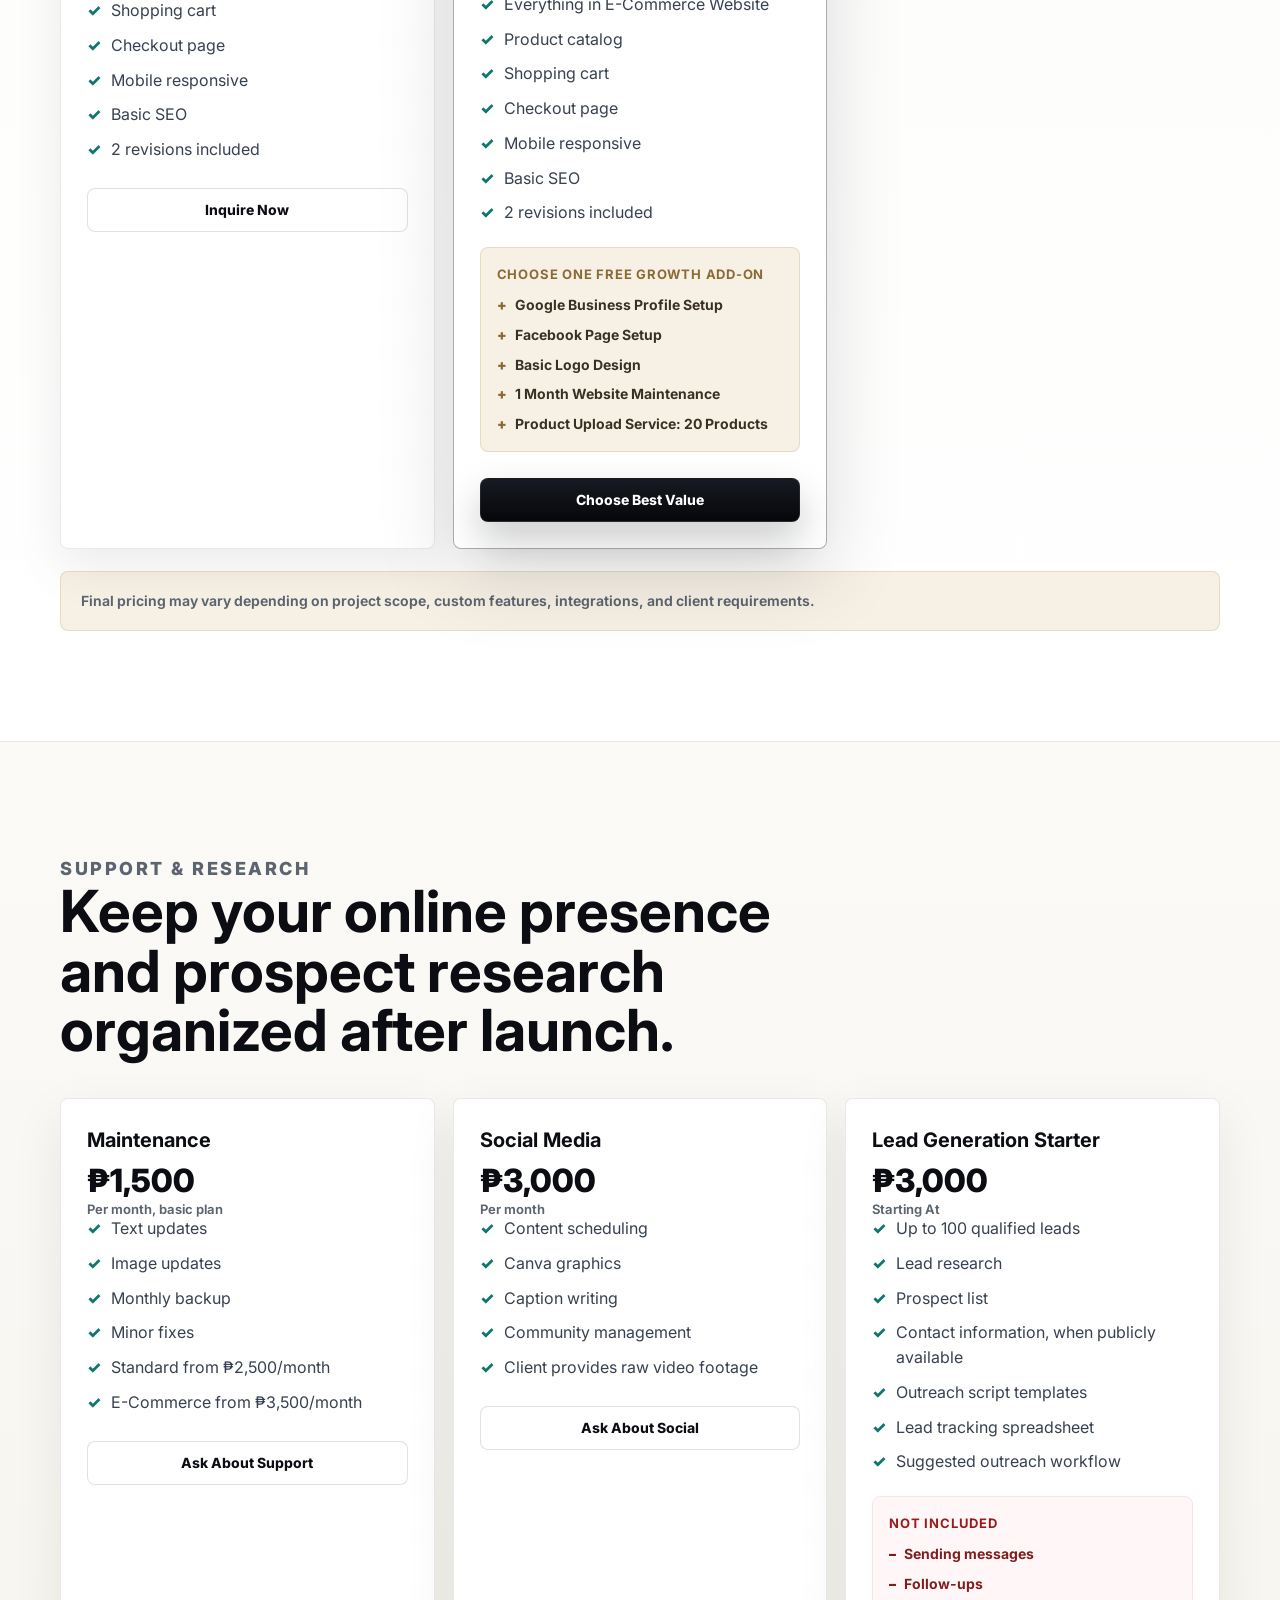
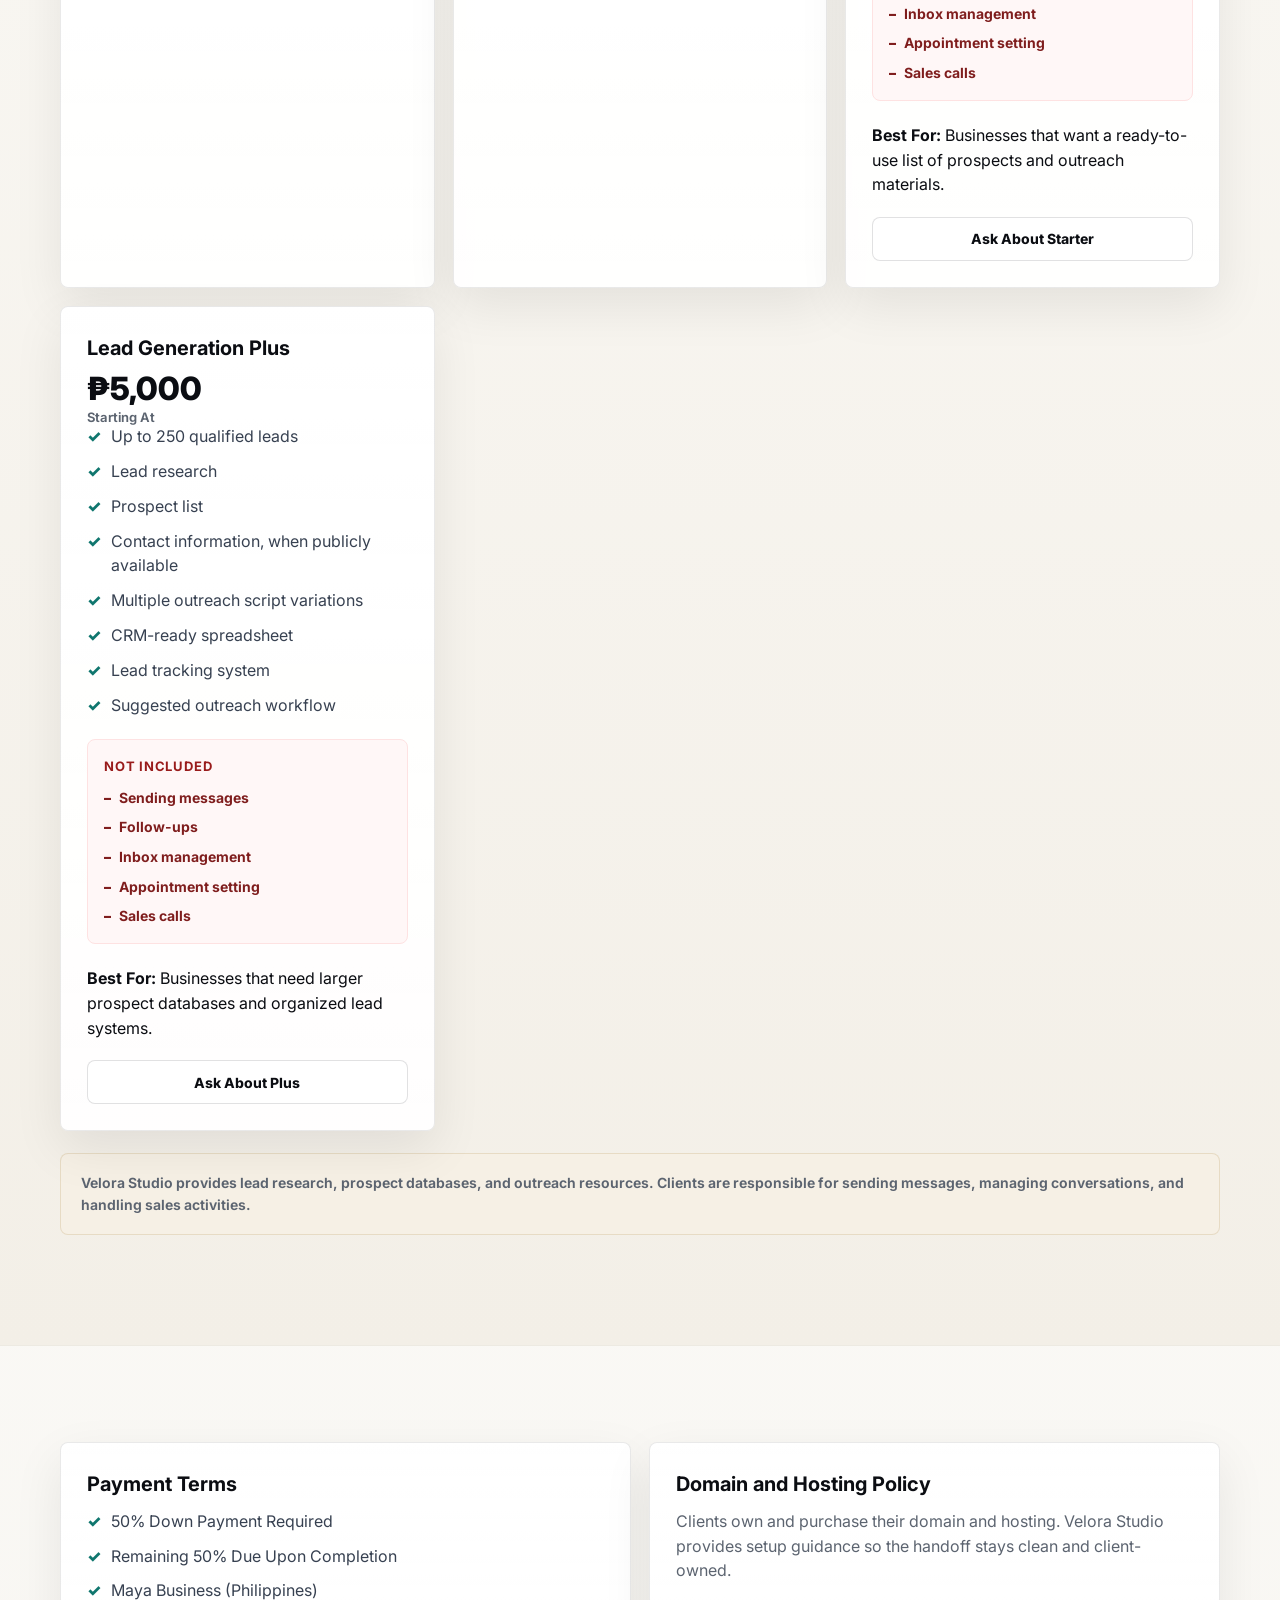
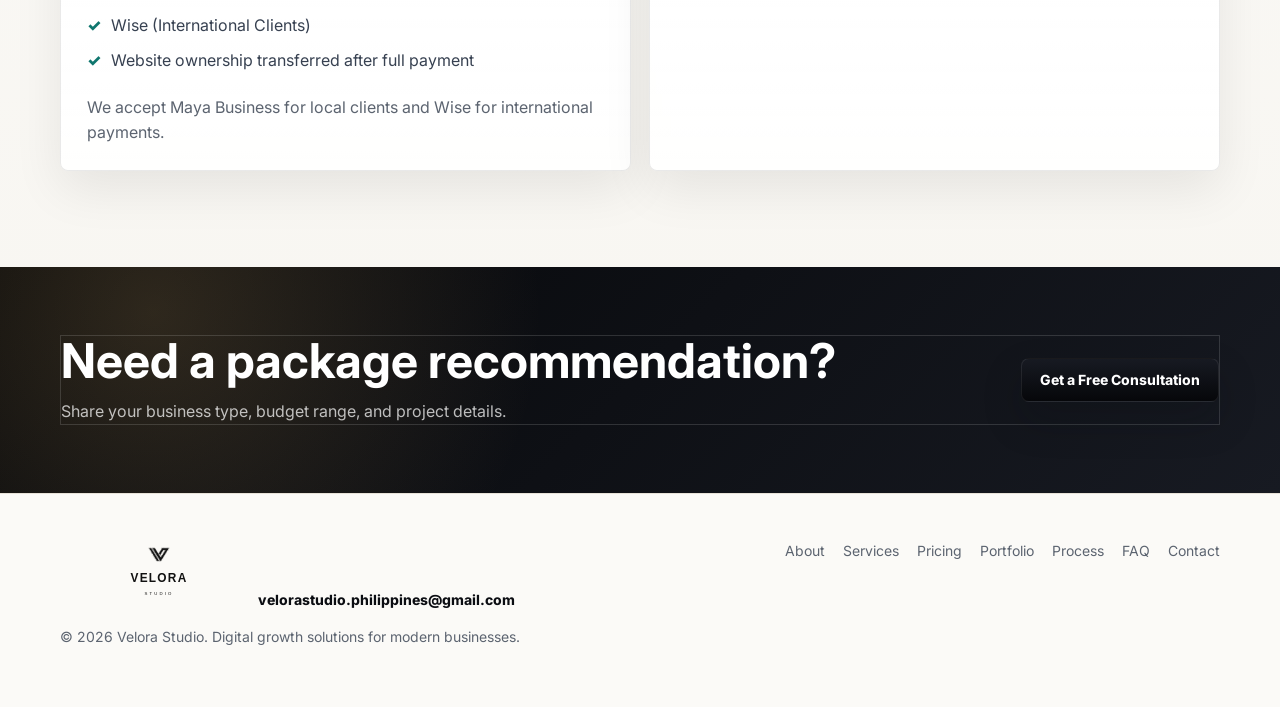
<file: pricing.html>
<!doctype html>
<html lang="en">
<head>
  <meta charset="utf-8">
  <meta name="viewport" content="width=device-width, initial-scale=1">
  <title>Pricing | Velora Studio</title>
  <meta name="description" content="Premium digital growth agency pricing for portfolio websites, business websites, e-commerce websites, maintenance, social media, lead generation, and Google Business Profile setup.">
  <link rel="preconnect" href="https://fonts.googleapis.com">
  <link rel="preconnect" href="https://fonts.gstatic.com" crossorigin>
  <link href="https://fonts.googleapis.com/css2?family=Inter:wght@500;600;700;800;900&display=swap" rel="stylesheet">
  <link rel="icon" type="image/svg+xml" href="assets/final-logo-refined/velora-icon-favicon.svg">
  <link rel="alternate icon" type="image/png" href="assets/final-logo-refined/velora-icon-favicon-black.png">
  <link rel="stylesheet" href="assets/styles.css">
</head>
<body>
  <header class="site-header"><div class="nav-wrap"><a class="brand" href="index.html"><img class="brand-logo" src="assets/final-logo-refined/velora-refined-header-transparent-black.svg" alt="Velora Studio"></a><nav class="nav-links" aria-label="Main navigation"><a href="index.html">Home</a><a href="about.html">About</a><a href="services.html">Services</a><a class="active" href="pricing.html">Pricing</a><a href="portfolio.html">Portfolio</a><a href="process.html">Process</a><a href="faq.html">FAQ</a><a href="contact.html">Contact</a></nav><div class="nav-actions"><a class="button button-primary" href="contact.html">Free Consultation</a><button class="menu-toggle" type="button" aria-label="Open menu" aria-expanded="false" data-menu-toggle><span></span><span></span><span></span></button></div></div></header>
  <main>
    <section class="page-hero"><div class="container"><div><p class="eyebrow">Pricing</p><h1>Premium-looking websites with flexible starting prices.</h1><p>Clean starting packages make it easy for local and international clients to compare value, then request a scope-based quotation.</p></div><div class="page-note"><strong>Starting At</strong><span>Professional website packages from ₱2,000 with upgrade options for more growth value.</span></div></div></section>
    <section class="section">
      <div class="container">
        <div class="grid grid-3">
          <article class="card price-card reveal"><header><div><h3>Portfolio Website</h3><p>For professional online showcases.</p></div></header><div class="price">₱2,000<small>Starting At</small></div><ul class="feature-list"><li>Up to 3 pages</li><li>Mobile responsive</li><li>Contact form</li><li>Basic SEO</li><li>1 revision included</li></ul><a class="button button-secondary" href="contact.html">Inquire Now</a></article>
          <article class="card price-card reveal"><header><div><h3>Business Website</h3><p>For service brands, clinics, restaurants, and local businesses.</p></div></header><div class="price">₱3,500<small>Starting At</small></div><ul class="feature-list"><li>Up to 5 pages</li><li>Mobile responsive</li><li>Contact form</li><li>Google Maps integration</li><li>Basic SEO</li><li>2 revisions included</li></ul><a class="button button-secondary" href="contact.html">Inquire Now</a></article>
          <article class="card price-card popular reveal"><header><div><span class="tag">⭐ Most Popular</span><h3>Business Website Plus</h3><p>More launch value for businesses that want a stronger first impression.</p></div></header><div class="price">₱5,000<small>Starting At</small></div><ul class="feature-list"><li>Everything in Business Website</li><li>Up to 5 pages</li><li>Mobile responsive</li><li>Contact form</li><li>Google Maps integration</li><li>Basic SEO</li><li>2 revisions included</li></ul><div class="growth-box"><strong>Choose ONE Free Growth Add-On</strong><ul><li>Google Business Profile Setup</li><li>Facebook Page Setup</li><li>Basic Logo Design</li><li>1 Month Website Maintenance</li></ul></div><a class="button button-primary" href="contact.html">Choose Most Popular</a></article>
          <article class="card price-card reveal"><header><div><h3>E-Commerce Website</h3><p>For online sellers who need a clear shop experience.</p></div></header><div class="price">₱7,000<small>Starting At</small></div><ul class="feature-list"><li>Product catalog</li><li>Shopping cart</li><li>Checkout page</li><li>Mobile responsive</li><li>Basic SEO</li><li>2 revisions included</li></ul><a class="button button-secondary" href="contact.html">Inquire Now</a></article>
          <article class="card price-card best-value reveal"><header><div><span class="tag">⭐ Best Value</span><h3>E-Commerce Plus</h3><p>A stronger store launch with one growth add-on included.</p></div></header><div class="price">₱10,000<small>Starting At</small></div><ul class="feature-list"><li>Everything in E-Commerce Website</li><li>Product catalog</li><li>Shopping cart</li><li>Checkout page</li><li>Mobile responsive</li><li>Basic SEO</li><li>2 revisions included</li></ul><div class="growth-box"><strong>Choose ONE Free Growth Add-On</strong><ul><li>Google Business Profile Setup</li><li>Facebook Page Setup</li><li>Basic Logo Design</li><li>1 Month Website Maintenance</li><li>Product Upload Service: 20 Products</li></ul></div><a class="button button-primary" href="contact.html">Choose Best Value</a></article>
        </div>
        <p class="pricing-note">Final pricing may vary depending on project scope, custom features, integrations, and client requirements.</p>
      </div>
    </section>
    <section class="section soft">
      <div class="container">
        <div class="section-head reveal"><p class="eyebrow">Support & Research</p><h2>Keep your online presence and prospect research organized after launch.</h2></div>
        <div class="grid grid-3">
          <article class="card price-card reveal"><h3>Maintenance</h3><div class="price">₱1,500<small>Per month, basic plan</small></div><ul class="feature-list"><li>Text updates</li><li>Image updates</li><li>Monthly backup</li><li>Minor fixes</li><li>Standard from ₱2,500/month</li><li>E-Commerce from ₱3,500/month</li></ul><a class="button button-secondary" href="contact.html">Ask About Support</a></article>
          <article class="card price-card reveal"><h3>Social Media</h3><div class="price">₱3,000<small>Per month</small></div><ul class="feature-list"><li>Content scheduling</li><li>Canva graphics</li><li>Caption writing</li><li>Community management</li><li>Client provides raw video footage</li></ul><a class="button button-secondary" href="contact.html">Ask About Social</a></article>
          <article class="card price-card reveal"><h3>Lead Generation Starter</h3><div class="price">₱3,000<small>Starting At</small></div><ul class="feature-list"><li>Up to 100 qualified leads</li><li>Lead research</li><li>Prospect list</li><li>Contact information, when publicly available</li><li>Outreach script templates</li><li>Lead tracking spreadsheet</li><li>Suggested outreach workflow</li></ul><div class="not-included-box"><strong>Not Included</strong><ul><li>Sending messages</li><li>Follow-ups</li><li>Inbox management</li><li>Appointment setting</li><li>Sales calls</li></ul></div><p><strong>Best For:</strong> Businesses that want a ready-to-use list of prospects and outreach materials.</p><a class="button button-secondary" href="contact.html">Ask About Starter</a></article>
          <article class="card price-card reveal"><h3>Lead Generation Plus</h3><div class="price">₱5,000<small>Starting At</small></div><ul class="feature-list"><li>Up to 250 qualified leads</li><li>Lead research</li><li>Prospect list</li><li>Contact information, when publicly available</li><li>Multiple outreach script variations</li><li>CRM-ready spreadsheet</li><li>Lead tracking system</li><li>Suggested outreach workflow</li></ul><div class="not-included-box"><strong>Not Included</strong><ul><li>Sending messages</li><li>Follow-ups</li><li>Inbox management</li><li>Appointment setting</li><li>Sales calls</li></ul></div><p><strong>Best For:</strong> Businesses that need larger prospect databases and organized lead systems.</p><a class="button button-secondary" href="contact.html">Ask About Plus</a></article>
        </div>
        <p class="pricing-note">Velora Studio provides lead research, prospect databases, and outreach resources. Clients are responsible for sending messages, managing conversations, and handling sales activities.</p>
      </div>
    </section>
    <section class="section">
      <div class="container grid grid-2">
        <div class="policy-panel card reveal"><h3>Payment Terms</h3><ul class="feature-list"><li>50% Down Payment Required</li><li>Remaining 50% Due Upon Completion</li><li>Maya Business (Philippines)</li><li>Wise (International Clients)</li><li>Website ownership transferred after full payment</li></ul><p>We accept Maya Business for local clients and Wise for international payments.</p></div>
        <div class="policy-panel card reveal"><h3>Domain and Hosting Policy</h3><p>Clients own and purchase their domain and hosting. Velora Studio provides setup guidance so the handoff stays clean and client-owned.</p></div>
      </div>
    </section>
    <section class="cta"><div class="cta-inner"><div><h2>Need a package recommendation?</h2><p>Share your business type, budget range, and project details.</p></div><a class="button button-primary" href="contact.html">Get a Free Consultation</a></div></section>
  </main>
  <footer class="site-footer"><div class="footer-grid"><div><a class="brand" href="index.html"><img class="brand-logo" src="assets/final-logo-refined/velora-refined-header-transparent-black.svg" alt="Velora Studio"></a><a class="footer-contact" href="mailto:velorastudio.philippines@gmail.com">velorastudio.philippines@gmail.com</a><p class="copyright">© 2026 Velora Studio. Digital growth solutions for modern businesses.</p></div><div class="footer-links"><a href="about.html">About</a><a href="services.html">Services</a><a href="pricing.html">Pricing</a><a href="portfolio.html">Portfolio</a><a href="process.html">Process</a><a href="faq.html">FAQ</a><a href="contact.html">Contact</a></div></div></footer>
  <script src="assets/script.js"></script>
</body>
</html>
</file>
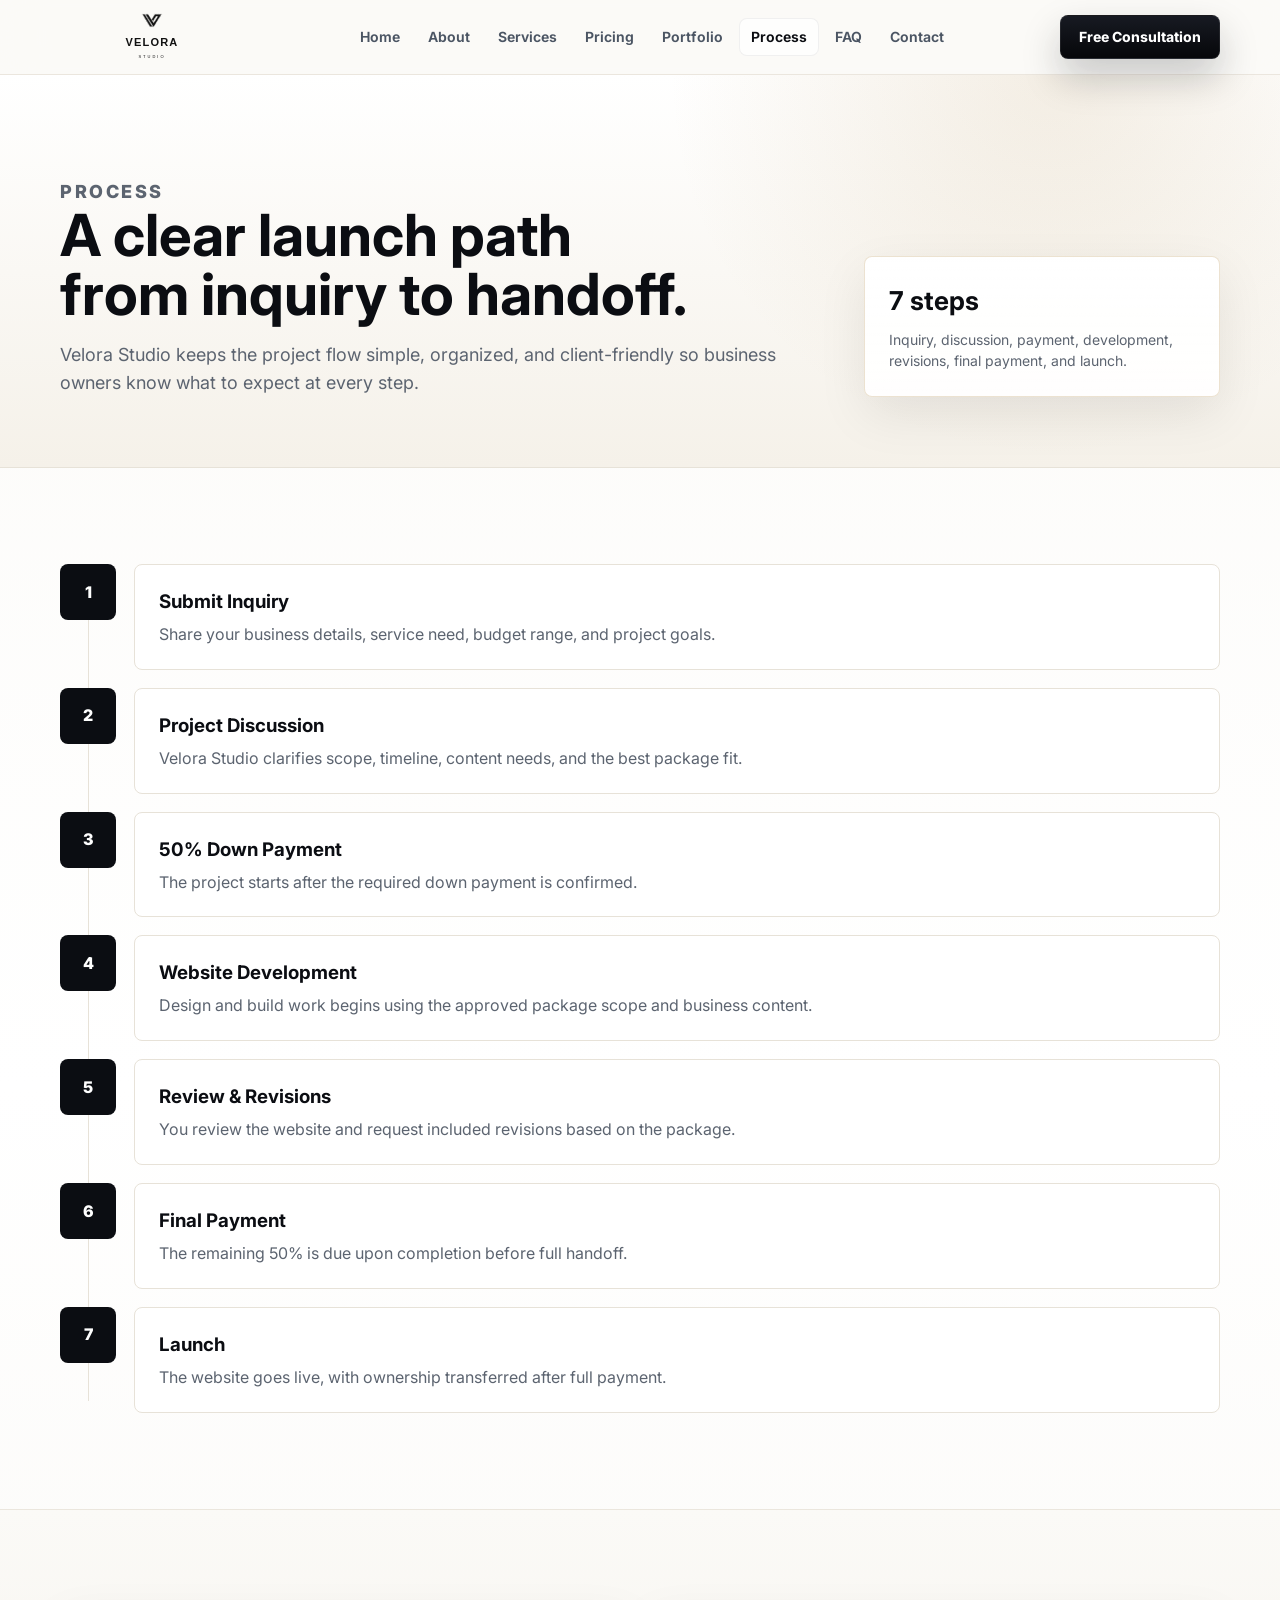
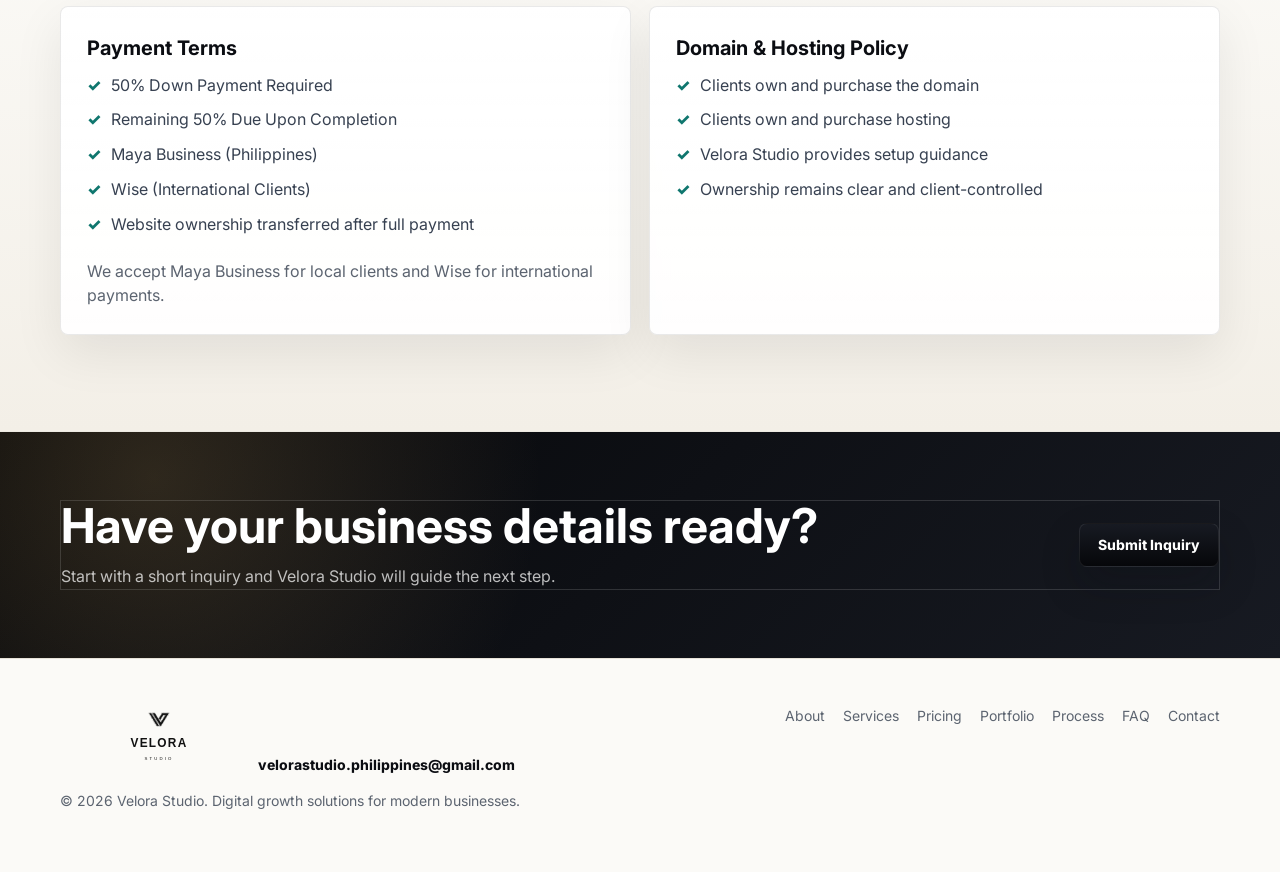
<file: process.html>
<!doctype html>
<html lang="en">
<head>
  <meta charset="utf-8">
  <meta name="viewport" content="width=device-width, initial-scale=1">
  <title>Process | Velora Studio</title>
  <meta name="description" content="Velora Studio project process from inquiry and discussion to down payment, development, revisions, final payment, and launch.">
  <link rel="preconnect" href="https://fonts.googleapis.com">
  <link rel="preconnect" href="https://fonts.gstatic.com" crossorigin>
  <link href="https://fonts.googleapis.com/css2?family=Inter:wght@500;600;700;800;900&display=swap" rel="stylesheet">
  <link rel="icon" type="image/svg+xml" href="assets/final-logo-refined/velora-icon-favicon.svg">
  <link rel="alternate icon" type="image/png" href="assets/final-logo-refined/velora-icon-favicon-black.png">
  <link rel="stylesheet" href="assets/styles.css">
</head>
<body>
  <header class="site-header"><div class="nav-wrap"><a class="brand" href="index.html"><img class="brand-logo" src="assets/final-logo-refined/velora-refined-header-transparent-black.svg" alt="Velora Studio"></a><nav class="nav-links" aria-label="Main navigation"><a href="index.html">Home</a><a href="about.html">About</a><a href="services.html">Services</a><a href="pricing.html">Pricing</a><a href="portfolio.html">Portfolio</a><a class="active" href="process.html">Process</a><a href="faq.html">FAQ</a><a href="contact.html">Contact</a></nav><div class="nav-actions"><a class="button button-primary" href="contact.html">Free Consultation</a><button class="menu-toggle" type="button" aria-label="Open menu" aria-expanded="false" data-menu-toggle><span></span><span></span><span></span></button></div></div></header>
  <main>
    <section class="page-hero"><div class="container"><div><p class="eyebrow">Process</p><h1>A clear launch path from inquiry to handoff.</h1><p>Velora Studio keeps the project flow simple, organized, and client-friendly so business owners know what to expect at every step.</p></div><div class="page-note"><strong>7 steps</strong><span>Inquiry, discussion, payment, development, revisions, final payment, and launch.</span></div></div></section>
    <section class="section">
      <div class="container">
        <div class="timeline reveal">
          <div class="step"><div class="step-number">1</div><div class="step-content"><h3>Submit Inquiry</h3><p>Share your business details, service need, budget range, and project goals.</p></div></div>
          <div class="step"><div class="step-number">2</div><div class="step-content"><h3>Project Discussion</h3><p>Velora Studio clarifies scope, timeline, content needs, and the best package fit.</p></div></div>
          <div class="step"><div class="step-number">3</div><div class="step-content"><h3>50% Down Payment</h3><p>The project starts after the required down payment is confirmed.</p></div></div>
          <div class="step"><div class="step-number">4</div><div class="step-content"><h3>Website Development</h3><p>Design and build work begins using the approved package scope and business content.</p></div></div>
          <div class="step"><div class="step-number">5</div><div class="step-content"><h3>Review &amp; Revisions</h3><p>You review the website and request included revisions based on the package.</p></div></div>
          <div class="step"><div class="step-number">6</div><div class="step-content"><h3>Final Payment</h3><p>The remaining 50% is due upon completion before full handoff.</p></div></div>
          <div class="step"><div class="step-number">7</div><div class="step-content"><h3>Launch</h3><p>The website goes live, with ownership transferred after full payment.</p></div></div>
        </div>
      </div>
    </section>
    <section class="section soft">
      <div class="container grid grid-2">
        <div class="policy-panel card reveal"><h3>Payment Terms</h3><ul class="feature-list"><li>50% Down Payment Required</li><li>Remaining 50% Due Upon Completion</li><li>Maya Business (Philippines)</li><li>Wise (International Clients)</li><li>Website ownership transferred after full payment</li></ul><p>We accept Maya Business for local clients and Wise for international payments.</p></div>
        <div class="policy-panel card reveal"><h3>Domain &amp; Hosting Policy</h3><ul class="feature-list"><li>Clients own and purchase the domain</li><li>Clients own and purchase hosting</li><li>Velora Studio provides setup guidance</li><li>Ownership remains clear and client-controlled</li></ul></div>
      </div>
    </section>
    <section class="cta"><div class="cta-inner"><div><h2>Have your business details ready?</h2><p>Start with a short inquiry and Velora Studio will guide the next step.</p></div><a class="button button-primary" href="contact.html">Submit Inquiry</a></div></section>
  </main>
  <footer class="site-footer"><div class="footer-grid"><div><a class="brand" href="index.html"><img class="brand-logo" src="assets/final-logo-refined/velora-refined-header-transparent-black.svg" alt="Velora Studio"></a><a class="footer-contact" href="mailto:velorastudio.philippines@gmail.com">velorastudio.philippines@gmail.com</a><p class="copyright">© 2026 Velora Studio. Digital growth solutions for modern businesses.</p></div><div class="footer-links"><a href="about.html">About</a><a href="services.html">Services</a><a href="pricing.html">Pricing</a><a href="portfolio.html">Portfolio</a><a href="process.html">Process</a><a href="faq.html">FAQ</a><a href="contact.html">Contact</a></div></div></footer>
  <script src="assets/script.js"></script>
</body>
</html>
</file>
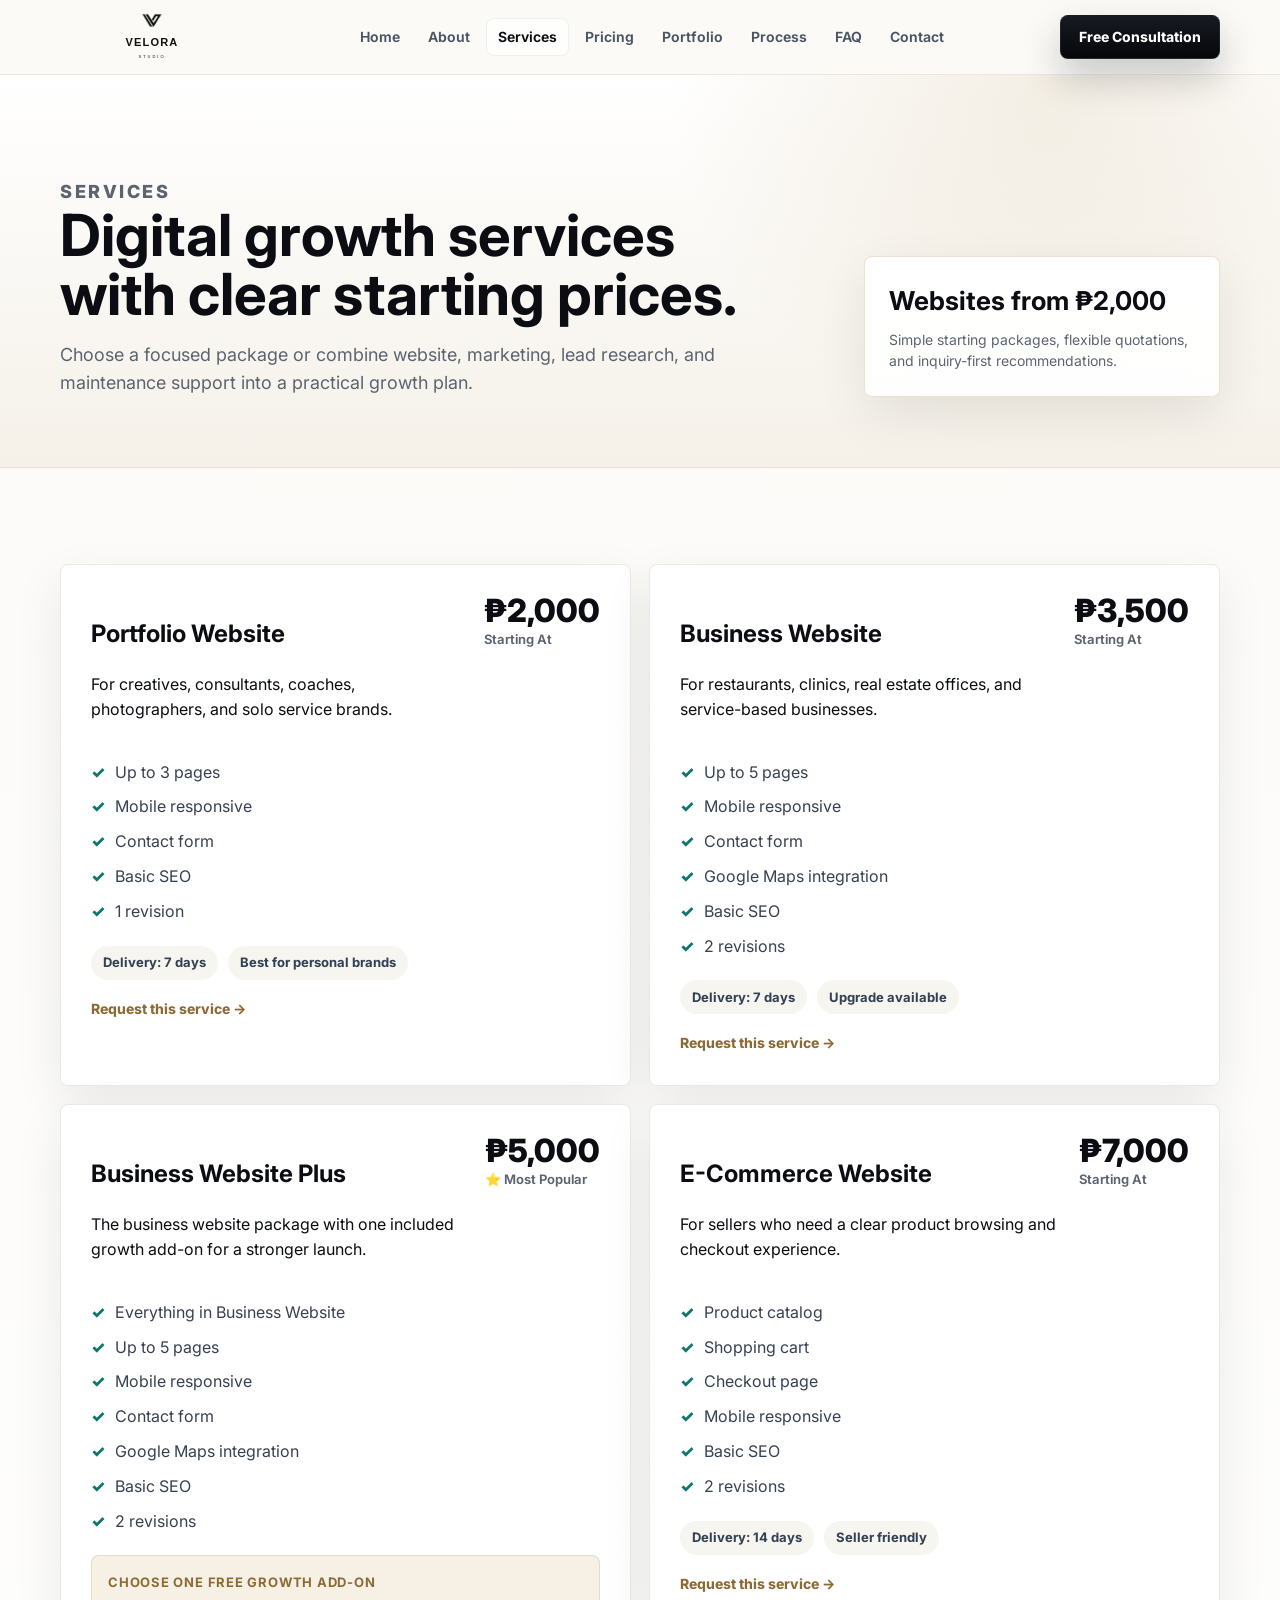
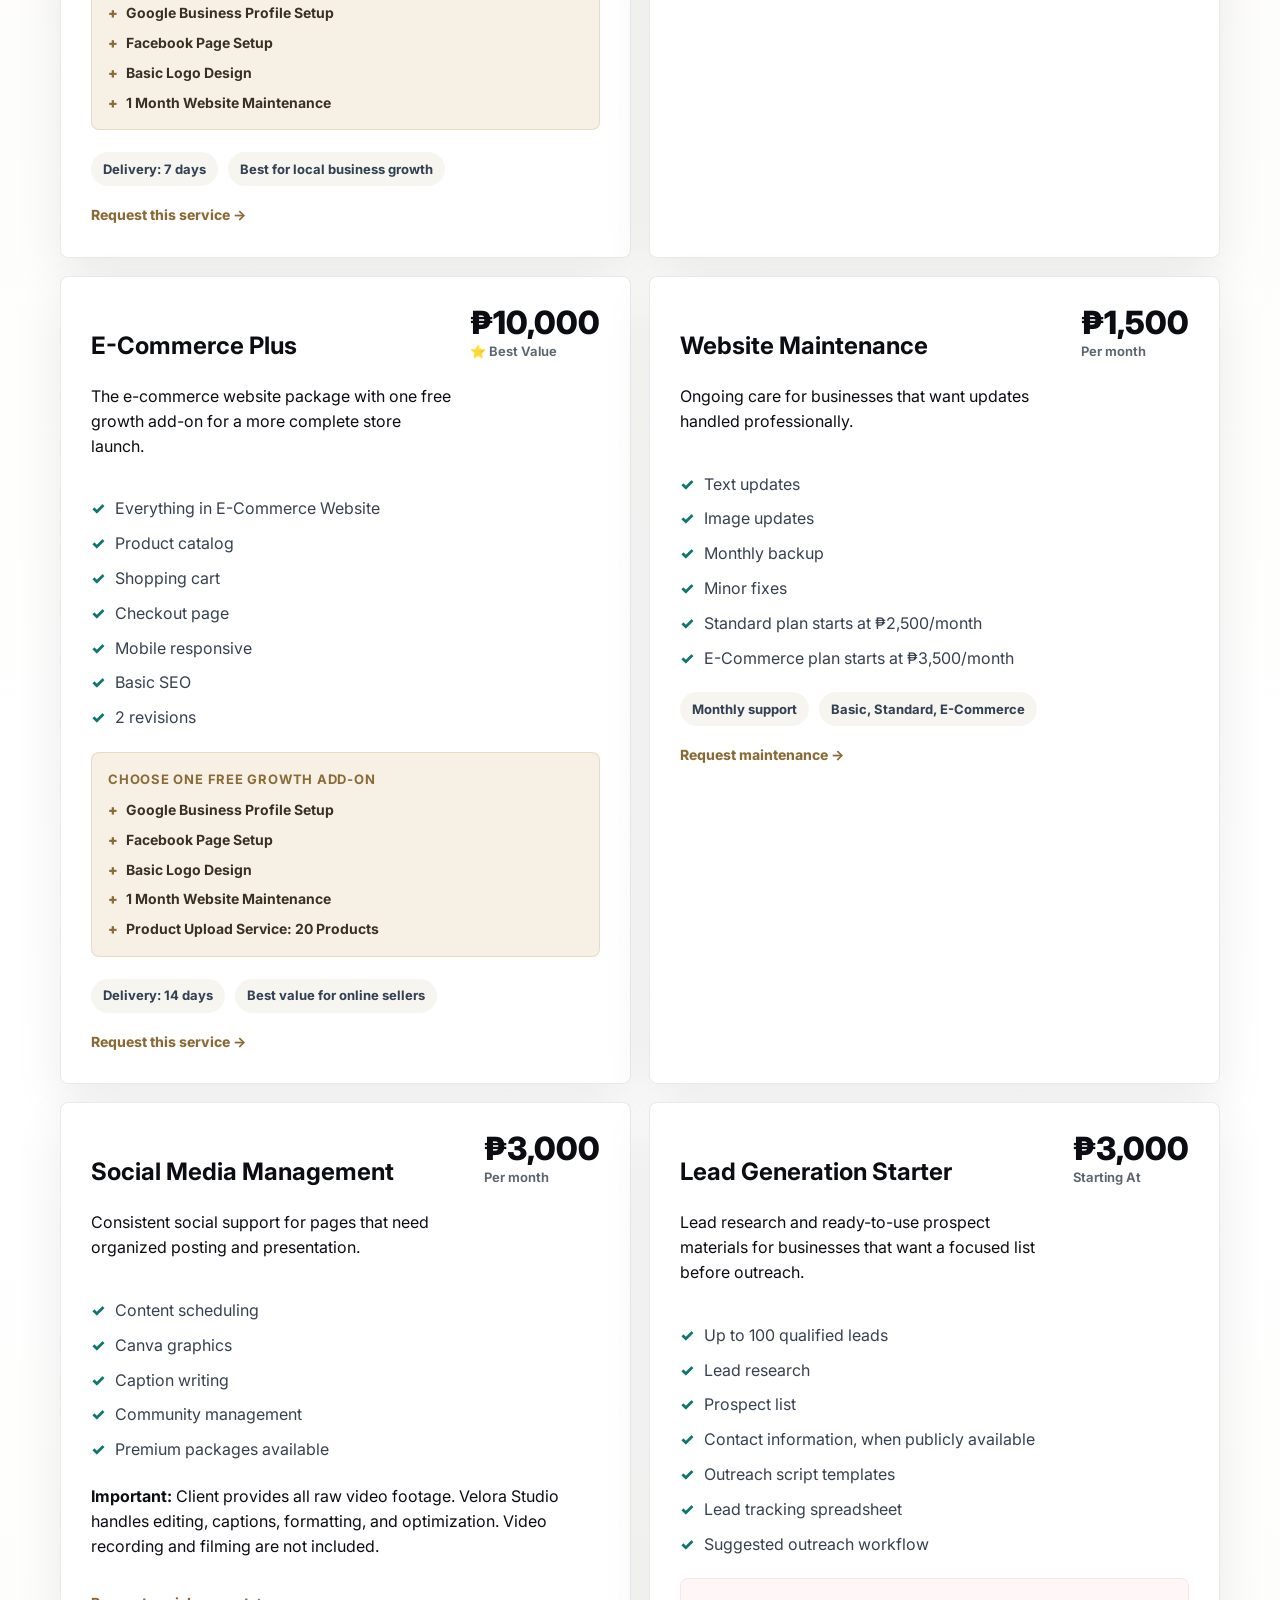
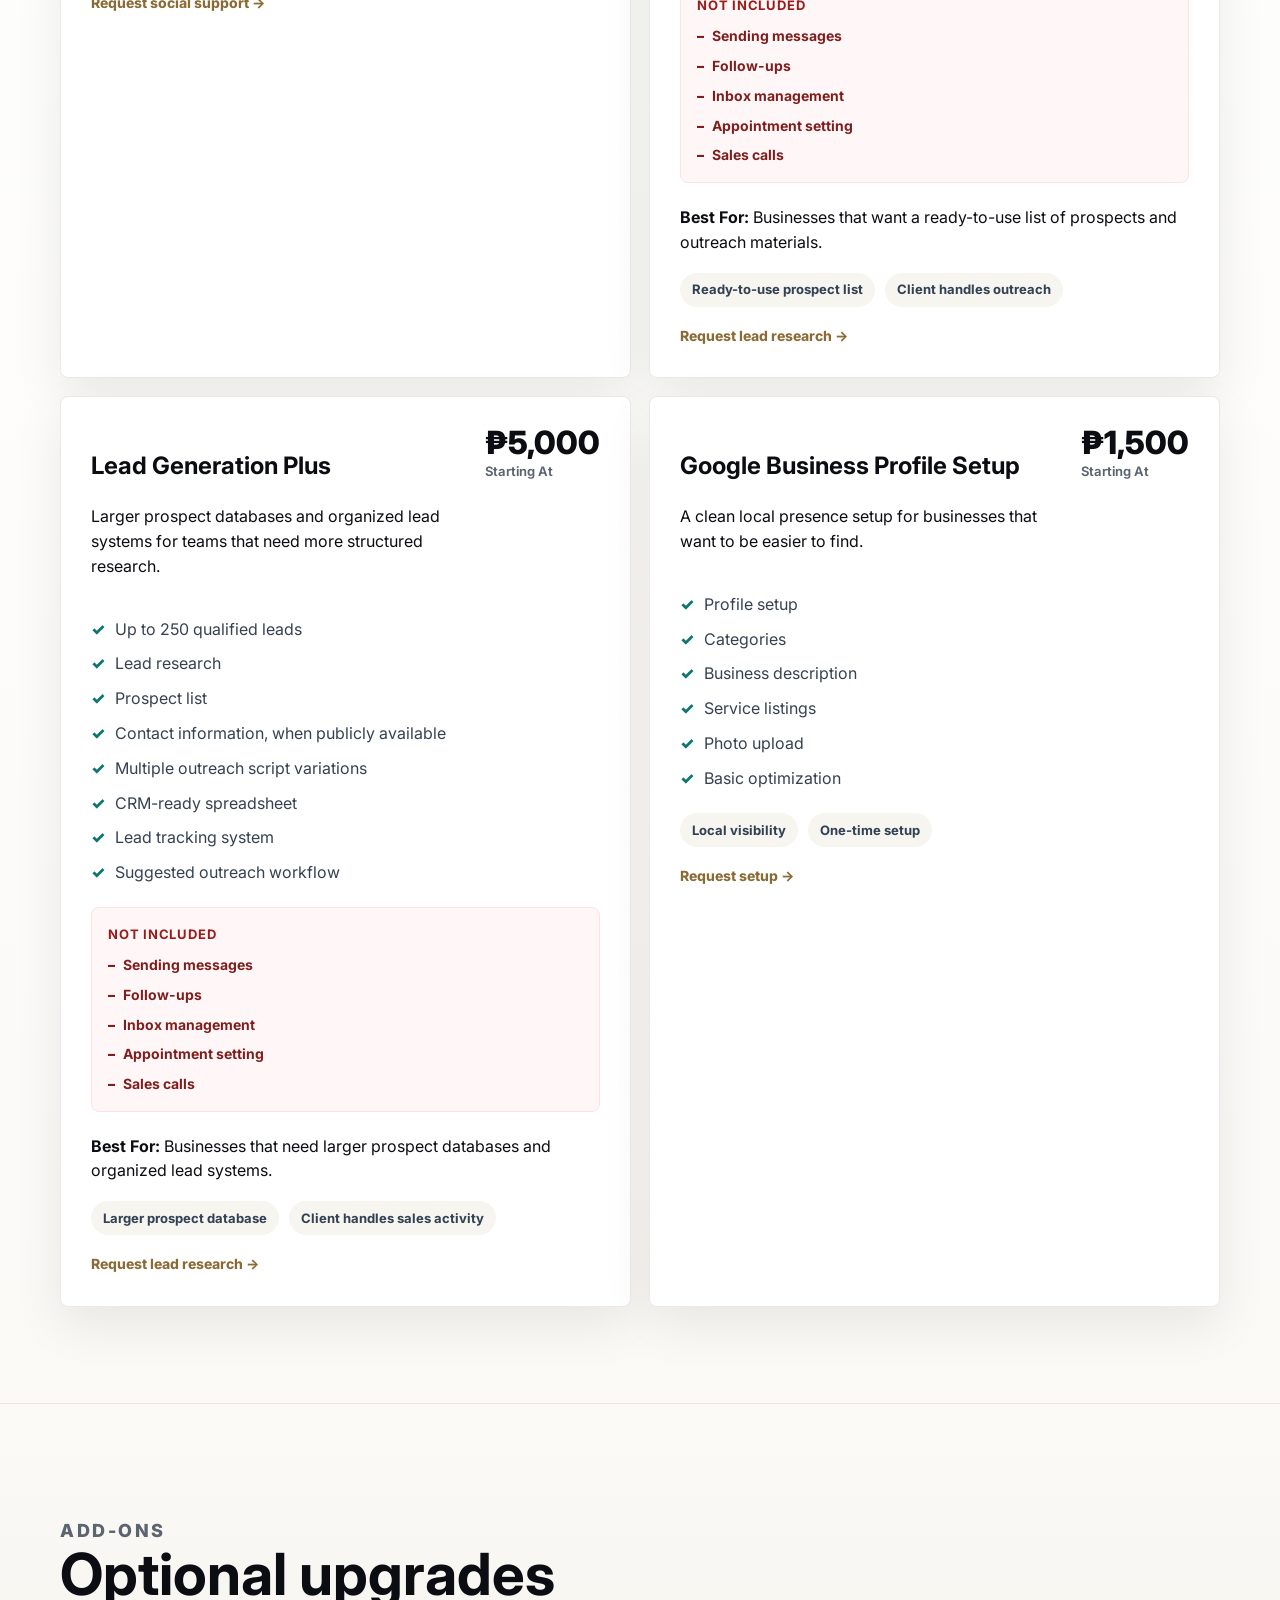
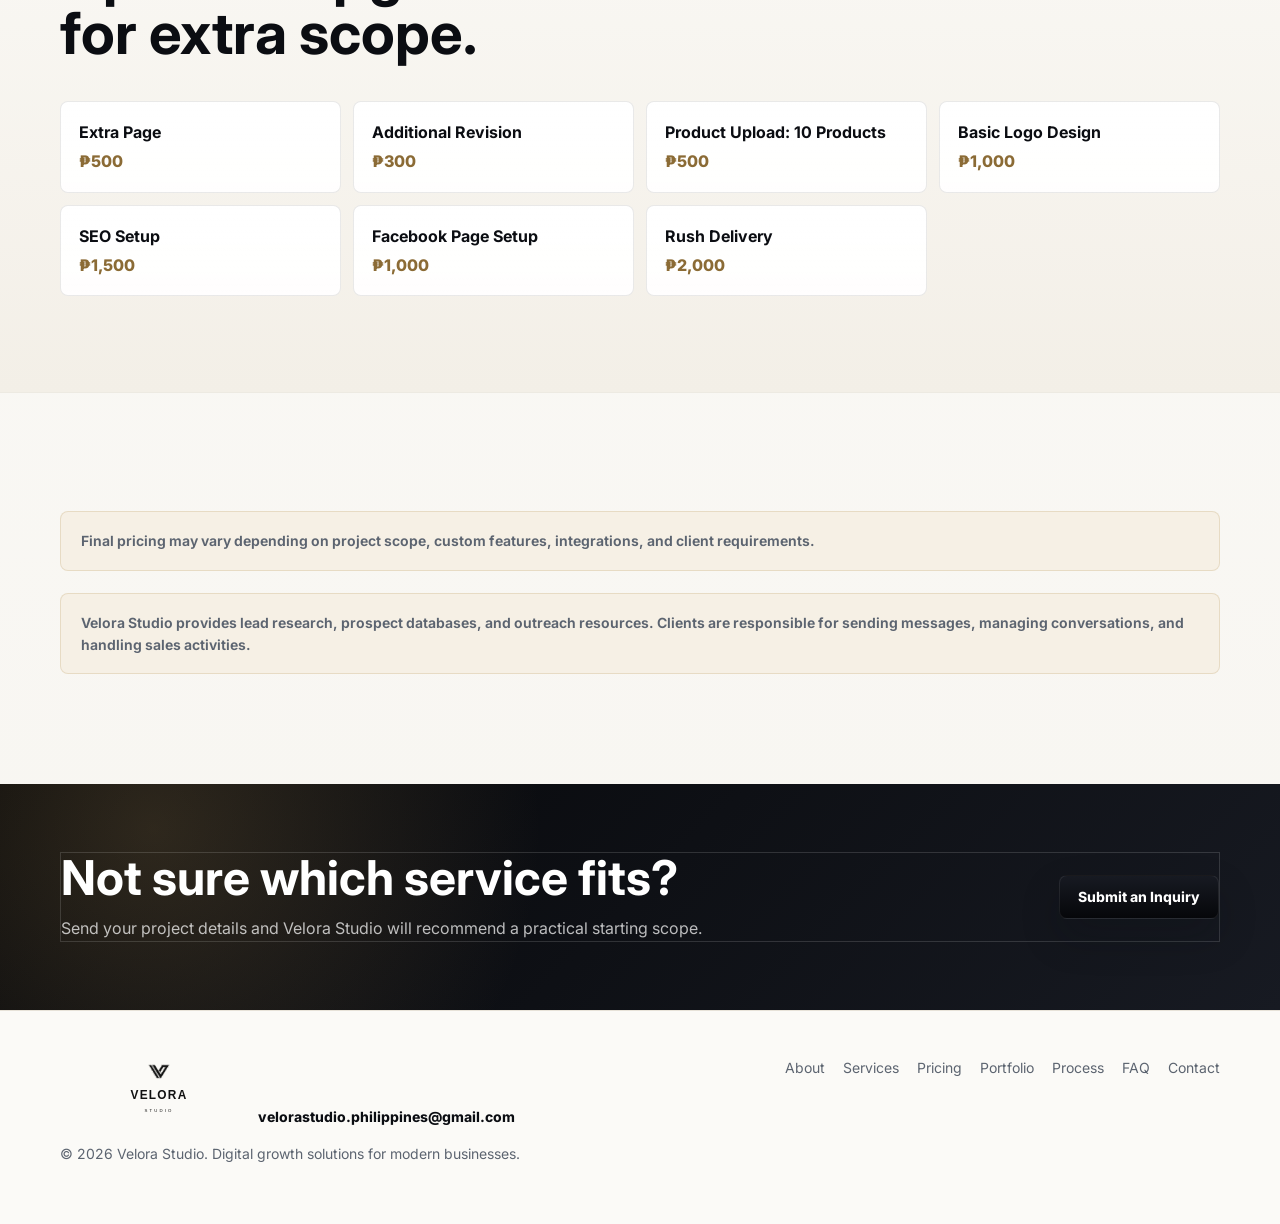
<file: services.html>
<!doctype html>
<html lang="en">
<head>
  <meta charset="utf-8">
  <meta name="viewport" content="width=device-width, initial-scale=1">
  <title>Services | Velora Studio</title>
  <meta name="description" content="Velora Studio services include portfolio websites, business websites, e-commerce websites, maintenance, social media management, lead generation, and Google Business Profile setup.">
  <link rel="preconnect" href="https://fonts.googleapis.com">
  <link rel="preconnect" href="https://fonts.gstatic.com" crossorigin>
  <link href="https://fonts.googleapis.com/css2?family=Inter:wght@500;600;700;800;900&display=swap" rel="stylesheet">
  <link rel="icon" type="image/svg+xml" href="assets/final-logo-refined/velora-icon-favicon.svg">
  <link rel="alternate icon" type="image/png" href="assets/final-logo-refined/velora-icon-favicon-black.png">
  <link rel="stylesheet" href="assets/styles.css">
</head>
<body>
  <header class="site-header">
    <div class="nav-wrap">
      <a class="brand" href="index.html"><img class="brand-logo" src="assets/final-logo-refined/velora-refined-header-transparent-black.svg" alt="Velora Studio"></a>
      <nav class="nav-links" aria-label="Main navigation"><a href="index.html">Home</a><a href="about.html">About</a><a class="active" href="services.html">Services</a><a href="pricing.html">Pricing</a><a href="portfolio.html">Portfolio</a><a href="process.html">Process</a><a href="faq.html">FAQ</a><a href="contact.html">Contact</a></nav>
      <div class="nav-actions"><a class="button button-primary" href="contact.html">Free Consultation</a><button class="menu-toggle" type="button" aria-label="Open menu" aria-expanded="false" data-menu-toggle><span></span><span></span><span></span></button></div>
    </div>
  </header>

  <main>
    <section class="page-hero">
      <div class="container">
        <div>
          <p class="eyebrow">Services</p>
          <h1>Digital growth services with clear starting prices.</h1>
          <p>Choose a focused package or combine website, marketing, lead research, and maintenance support into a practical growth plan.</p>
        </div>
        <div class="page-note"><strong>Websites from ₱2,000</strong><span>Simple starting packages, flexible quotations, and inquiry-first recommendations.</span></div>
      </div>
    </section>

    <section class="section">
      <div class="container grid grid-2">
        <article class="card plan-detail reveal">
          <header><div><h2>Portfolio Website</h2><p>For creatives, consultants, coaches, photographers, and solo service brands.</p></div><div class="price">₱2,000<small>Starting At</small></div></header>
          <ul class="feature-list"><li>Up to 3 pages</li><li>Mobile responsive</li><li>Contact form</li><li>Basic SEO</li><li>1 revision</li></ul>
          <div class="delivery"><span class="pill">Delivery: 7 days</span><span class="pill">Best for personal brands</span></div>
          <a class="text-link" href="contact.html">Request this service &rarr;</a>
        </article>
        <article class="card plan-detail reveal">
          <header><div><h2>Business Website</h2><p>For restaurants, clinics, real estate offices, and service-based businesses.</p></div><div class="price">₱3,500<small>Starting At</small></div></header>
          <ul class="feature-list"><li>Up to 5 pages</li><li>Mobile responsive</li><li>Contact form</li><li>Google Maps integration</li><li>Basic SEO</li><li>2 revisions</li></ul>
          <div class="delivery"><span class="pill">Delivery: 7 days</span><span class="pill">Upgrade available</span></div>
          <a class="text-link" href="contact.html">Request this service &rarr;</a>
        </article>
        <article class="card plan-detail reveal">
          <header><div><h2>Business Website Plus</h2><p>The business website package with one included growth add-on for a stronger launch.</p></div><div class="price">₱5,000<small>⭐ Most Popular</small></div></header>
          <ul class="feature-list"><li>Everything in Business Website</li><li>Up to 5 pages</li><li>Mobile responsive</li><li>Contact form</li><li>Google Maps integration</li><li>Basic SEO</li><li>2 revisions</li></ul>
          <div class="growth-box"><strong>Choose ONE Free Growth Add-On</strong><ul><li>Google Business Profile Setup</li><li>Facebook Page Setup</li><li>Basic Logo Design</li><li>1 Month Website Maintenance</li></ul></div>
          <div class="delivery"><span class="pill">Delivery: 7 days</span><span class="pill">Best for local business growth</span></div>
          <a class="text-link" href="contact.html">Request this service &rarr;</a>
        </article>
        <article class="card plan-detail reveal">
          <header><div><h2>E-Commerce Website</h2><p>For sellers who need a clear product browsing and checkout experience.</p></div><div class="price">₱7,000<small>Starting At</small></div></header>
          <ul class="feature-list"><li>Product catalog</li><li>Shopping cart</li><li>Checkout page</li><li>Mobile responsive</li><li>Basic SEO</li><li>2 revisions</li></ul>
          <div class="delivery"><span class="pill">Delivery: 14 days</span><span class="pill">Seller friendly</span></div>
          <a class="text-link" href="contact.html">Request this service &rarr;</a>
        </article>
        <article class="card plan-detail reveal">
          <header><div><h2>E-Commerce Plus</h2><p>The e-commerce website package with one free growth add-on for a more complete store launch.</p></div><div class="price">₱10,000<small>⭐ Best Value</small></div></header>
          <ul class="feature-list"><li>Everything in E-Commerce Website</li><li>Product catalog</li><li>Shopping cart</li><li>Checkout page</li><li>Mobile responsive</li><li>Basic SEO</li><li>2 revisions</li></ul>
          <div class="growth-box"><strong>Choose ONE Free Growth Add-On</strong><ul><li>Google Business Profile Setup</li><li>Facebook Page Setup</li><li>Basic Logo Design</li><li>1 Month Website Maintenance</li><li>Product Upload Service: 20 Products</li></ul></div>
          <div class="delivery"><span class="pill">Delivery: 14 days</span><span class="pill">Best value for online sellers</span></div>
          <a class="text-link" href="contact.html">Request this service &rarr;</a>
        </article>
        <article class="card plan-detail reveal">
          <header><div><h2>Website Maintenance</h2><p>Ongoing care for businesses that want updates handled professionally.</p></div><div class="price">₱1,500<small>Per month</small></div></header>
          <ul class="feature-list"><li>Text updates</li><li>Image updates</li><li>Monthly backup</li><li>Minor fixes</li><li>Standard plan starts at ₱2,500/month</li><li>E-Commerce plan starts at ₱3,500/month</li></ul>
          <div class="delivery"><span class="pill">Monthly support</span><span class="pill">Basic, Standard, E-Commerce</span></div>
          <a class="text-link" href="contact.html">Request maintenance &rarr;</a>
        </article>
        <article class="card plan-detail reveal">
          <header><div><h2>Social Media Management</h2><p>Consistent social support for pages that need organized posting and presentation.</p></div><div class="price">₱3,000<small>Per month</small></div></header>
          <ul class="feature-list"><li>Content scheduling</li><li>Canva graphics</li><li>Caption writing</li><li>Community management</li><li>Premium packages available</li></ul>
          <p><strong>Important:</strong> Client provides all raw video footage. Velora Studio handles editing, captions, formatting, and optimization. Video recording and filming are not included.</p>
          <a class="text-link" href="contact.html">Request social support &rarr;</a>
        </article>
        <article class="card plan-detail reveal">
          <header><div><h2>Lead Generation Starter</h2><p>Lead research and ready-to-use prospect materials for businesses that want a focused list before outreach.</p></div><div class="price">₱3,000<small>Starting At</small></div></header>
          <ul class="feature-list"><li>Up to 100 qualified leads</li><li>Lead research</li><li>Prospect list</li><li>Contact information, when publicly available</li><li>Outreach script templates</li><li>Lead tracking spreadsheet</li><li>Suggested outreach workflow</li></ul>
          <div class="not-included-box"><strong>Not Included</strong><ul><li>Sending messages</li><li>Follow-ups</li><li>Inbox management</li><li>Appointment setting</li><li>Sales calls</li></ul></div>
          <p><strong>Best For:</strong> Businesses that want a ready-to-use list of prospects and outreach materials.</p>
          <div class="delivery"><span class="pill">Ready-to-use prospect list</span><span class="pill">Client handles outreach</span></div>
          <a class="text-link" href="contact.html">Request lead research &rarr;</a>
        </article>
        <article class="card plan-detail reveal">
          <header><div><h2>Lead Generation Plus</h2><p>Larger prospect databases and organized lead systems for teams that need more structured research.</p></div><div class="price">₱5,000<small>Starting At</small></div></header>
          <ul class="feature-list"><li>Up to 250 qualified leads</li><li>Lead research</li><li>Prospect list</li><li>Contact information, when publicly available</li><li>Multiple outreach script variations</li><li>CRM-ready spreadsheet</li><li>Lead tracking system</li><li>Suggested outreach workflow</li></ul>
          <div class="not-included-box"><strong>Not Included</strong><ul><li>Sending messages</li><li>Follow-ups</li><li>Inbox management</li><li>Appointment setting</li><li>Sales calls</li></ul></div>
          <p><strong>Best For:</strong> Businesses that need larger prospect databases and organized lead systems.</p>
          <div class="delivery"><span class="pill">Larger prospect database</span><span class="pill">Client handles sales activity</span></div>
          <a class="text-link" href="contact.html">Request lead research &rarr;</a>
        </article>
        <article class="card plan-detail reveal">
          <header><div><h2>Google Business Profile Setup</h2><p>A clean local presence setup for businesses that want to be easier to find.</p></div><div class="price">₱1,500<small>Starting At</small></div></header>
          <ul class="feature-list"><li>Profile setup</li><li>Categories</li><li>Business description</li><li>Service listings</li><li>Photo upload</li><li>Basic optimization</li></ul>
          <div class="delivery"><span class="pill">Local visibility</span><span class="pill">One-time setup</span></div>
          <a class="text-link" href="contact.html">Request setup &rarr;</a>
        </article>
      </div>
    </section>

    <section class="section soft">
      <div class="container">
        <div class="section-head reveal"><p class="eyebrow">Add-ons</p><h2>Optional upgrades for extra scope.</h2></div>
        <div class="addons reveal">
          <div class="addon"><strong>Extra Page</strong><span>₱500</span></div>
          <div class="addon"><strong>Additional Revision</strong><span>₱300</span></div>
          <div class="addon"><strong>Product Upload: 10 Products</strong><span>₱500</span></div>
          <div class="addon"><strong>Basic Logo Design</strong><span>₱1,000</span></div>
          <div class="addon"><strong>SEO Setup</strong><span>₱1,500</span></div>
          <div class="addon"><strong>Facebook Page Setup</strong><span>₱1,000</span></div>
          <div class="addon"><strong>Rush Delivery</strong><span>₱2,000</span></div>
        </div>
      </div>
    </section>

    <section class="section">
      <div class="container">
        <p class="pricing-note">Final pricing may vary depending on project scope, custom features, integrations, and client requirements.</p>
        <p class="pricing-note">Velora Studio provides lead research, prospect databases, and outreach resources. Clients are responsible for sending messages, managing conversations, and handling sales activities.</p>
      </div>
    </section>

    <section class="cta"><div class="cta-inner"><div><h2>Not sure which service fits?</h2><p>Send your project details and Velora Studio will recommend a practical starting scope.</p></div><a class="button button-primary" href="contact.html">Submit an Inquiry</a></div></section>
  </main>

  <footer class="site-footer"><div class="footer-grid"><div><a class="brand" href="index.html"><img class="brand-logo" src="assets/final-logo-refined/velora-refined-header-transparent-black.svg" alt="Velora Studio"></a><a class="footer-contact" href="mailto:velorastudio.philippines@gmail.com">velorastudio.philippines@gmail.com</a><p class="copyright">© 2026 Velora Studio. Digital growth solutions for modern businesses.</p></div><div class="footer-links"><a href="about.html">About</a><a href="services.html">Services</a><a href="pricing.html">Pricing</a><a href="portfolio.html">Portfolio</a><a href="process.html">Process</a><a href="faq.html">FAQ</a><a href="contact.html">Contact</a></div></div></footer>
  <script src="assets/script.js"></script>
</body>
</html>
</file>
<file: assets/styles.css>
:root {
  --ink: #0b0d12;
  --muted: #5c6470;
  --line: #e7e2d8;
  --blue: #0b0d12;
  --blue-dark: #242832;
  --accent: #b9965b;
  --accent-dark: #8b6b35;
  --accent-soft: #f6f0e5;
  --soft: #f7f5f0;
  --white: #ffffff;
  --success: #0f766e;
  --shadow: 0 24px 80px rgba(17, 24, 39, 0.12);
  --shadow-soft: 0 18px 50px rgba(11, 13, 18, 0.08);
  --radius: 8px;
  --max: 1160px;
}

* {
  box-sizing: border-box;
}

html {
  scroll-behavior: smooth;
}

body {
  margin: 0;
  color: var(--ink);
  background: var(--white);
  font-family: Inter, ui-sans-serif, system-ui, -apple-system, BlinkMacSystemFont, "Segoe UI", sans-serif;
  line-height: 1.55;
  text-rendering: optimizeLegibility;
}

body.menu-open {
  overflow: hidden;
}

a {
  color: inherit;
  text-decoration: none;
}

img {
  display: block;
  max-width: 100%;
}

.site-header {
  position: sticky;
  top: 0;
  z-index: 50;
  background: rgba(255, 255, 255, 0.88);
  border-bottom: 1px solid rgba(229, 231, 235, 0.85);
  backdrop-filter: blur(18px);
}

.nav-wrap {
  width: min(var(--max), calc(100% - 40px));
  margin: 0 auto;
  min-height: 74px;
  display: flex;
  align-items: center;
  justify-content: space-between;
  gap: 24px;
}

.brand {
  display: inline-flex;
  align-items: center;
  flex: 0 0 auto;
  line-height: 1;
}

.brand-logo {
  width: clamp(146px, 15vw, 184px);
  height: auto;
  display: block;
}

.site-footer .brand-logo {
  width: clamp(156px, 16vw, 198px);
}

.nav-links {
  display: flex;
  align-items: center;
  gap: 4px;
}

.nav-links a {
  min-height: 38px;
  display: inline-flex;
  align-items: center;
  padding: 0 12px;
  border-radius: 8px;
  color: #374151;
  font-size: 14px;
  font-weight: 650;
  transition: color 180ms ease, background 180ms ease;
}

.nav-links a:hover,
.nav-links a.active {
  color: var(--ink);
  background: var(--soft);
}

.nav-actions {
  display: flex;
  align-items: center;
  gap: 10px;
}

.menu-toggle {
  display: none;
  width: 42px;
  height: 42px;
  border: 1px solid var(--line);
  border-radius: 8px;
  background: var(--white);
  color: var(--ink);
}

.menu-toggle span {
  width: 18px;
  height: 2px;
  display: block;
  margin: 4px auto;
  background: currentColor;
  border-radius: 999px;
  transition: transform 180ms ease, opacity 180ms ease;
}

.menu-open .menu-toggle span:nth-child(1) {
  transform: translateY(6px) rotate(45deg);
}

.menu-open .menu-toggle span:nth-child(2) {
  opacity: 0;
}

.menu-open .menu-toggle span:nth-child(3) {
  transform: translateY(-6px) rotate(-45deg);
}

.button {
  min-height: 44px;
  display: inline-flex;
  align-items: center;
  justify-content: center;
  gap: 9px;
  border: 1px solid transparent;
  border-radius: 8px;
  padding: 0 18px;
  font-size: 14px;
  font-weight: 760;
  cursor: pointer;
  transition: transform 180ms ease, box-shadow 180ms ease, background 180ms ease, border-color 180ms ease;
}

.button:hover {
  transform: translateY(-1px);
}

.button-primary {
  color: var(--white);
  background: var(--blue);
  box-shadow: 0 14px 30px rgba(37, 99, 235, 0.22);
}

.button-primary:hover {
  background: var(--blue-dark);
}

.button-secondary {
  color: var(--ink);
  background: var(--white);
  border-color: var(--line);
}

.button-secondary:hover {
  border-color: #cbd5e1;
  box-shadow: 0 14px 32px rgba(17, 24, 39, 0.08);
}

.button-dark {
  color: var(--white);
  background: var(--ink);
}

.eyebrow {
  margin: 0 0 13px;
  color: var(--blue);
  font-size: 12px;
  font-weight: 820;
  letter-spacing: 0.12em;
  text-transform: uppercase;
}

.hero {
  position: relative;
  min-height: calc(100vh - 118px);
  max-height: 860px;
  display: grid;
  align-items: center;
  overflow: hidden;
  background: #0d1422;
}

.hero::before {
  content: "";
  position: absolute;
  inset: 0;
  background:
    linear-gradient(90deg, rgba(8, 13, 23, 0.9) 0%, rgba(8, 13, 23, 0.72) 38%, rgba(8, 13, 23, 0.18) 78%),
    url("velora-hero.png") center / cover no-repeat;
}

.hero::after {
  content: "";
  position: absolute;
  left: 0;
  right: 0;
  bottom: 0;
  height: 120px;
  background: linear-gradient(180deg, rgba(255, 255, 255, 0), #ffffff);
}

.hero-inner {
  position: relative;
  z-index: 1;
  width: min(var(--max), calc(100% - 40px));
  margin: 0 auto;
  padding: 74px 0 108px;
}

.hero-content {
  width: min(650px, 100%);
  color: var(--white);
}

.hero h1 {
  margin: 0;
  font-size: clamp(43px, 7vw, 88px);
  line-height: 0.96;
  letter-spacing: 0;
}

.hero p {
  width: min(570px, 100%);
  margin: 24px 0 0;
  color: rgba(255, 255, 255, 0.82);
  font-size: clamp(17px, 2vw, 21px);
}

.hero-actions {
  display: flex;
  flex-wrap: wrap;
  gap: 12px;
  margin-top: 34px;
}

.hero-proof {
  display: grid;
  grid-template-columns: repeat(3, minmax(0, 1fr));
  gap: 14px;
  width: min(650px, 100%);
  margin-top: 52px;
}

.proof-item {
  padding-top: 14px;
  border-top: 1px solid rgba(255, 255, 255, 0.28);
}

.proof-item strong {
  display: block;
  color: var(--white);
  font-size: 26px;
  line-height: 1;
}

.proof-item span {
  display: block;
  margin-top: 7px;
  color: rgba(255, 255, 255, 0.72);
  font-size: 13px;
}

.section {
  padding: 96px 0;
}

.section.soft {
  background: var(--soft);
}

.container {
  width: min(var(--max), calc(100% - 40px));
  margin: 0 auto;
}

.section-head {
  width: min(760px, 100%);
  margin-bottom: 38px;
}

.section-head.center {
  margin-left: auto;
  margin-right: auto;
  text-align: center;
}

.section-head h2,
.page-hero h1 {
  margin: 0;
  font-size: clamp(32px, 4.8vw, 58px);
  line-height: 1.02;
  letter-spacing: 0;
}

.section-head p,
.page-hero p {
  margin: 17px 0 0;
  color: var(--muted);
  font-size: 18px;
}

.grid {
  display: grid;
  gap: 18px;
}

.grid-2 {
  grid-template-columns: repeat(2, minmax(0, 1fr));
}

.grid-3 {
  grid-template-columns: repeat(3, minmax(0, 1fr));
}

.grid-4 {
  grid-template-columns: repeat(4, minmax(0, 1fr));
}

.card {
  border: 1px solid var(--line);
  border-radius: var(--radius);
  background: var(--white);
  transition: transform 220ms ease, box-shadow 220ms ease, border-color 220ms ease;
}

.card:hover {
  transform: translateY(-3px);
  border-color: #cbd5e1;
  box-shadow: var(--shadow);
}

.service-card,
.value-card,
.portfolio-card,
.price-card,
.faq-item,
.contact-panel,
.policy-panel {
  padding: 26px;
}

.icon {
  width: 42px;
  height: 42px;
  display: grid;
  place-items: center;
  margin-bottom: 18px;
  border: 1px solid #dbeafe;
  border-radius: 8px;
  color: var(--blue);
  background: #eff6ff;
}

.service-card h3,
.value-card h3,
.portfolio-card h3,
.price-card h3,
.policy-panel h3 {
  margin: 0 0 9px;
  font-size: 20px;
  letter-spacing: 0;
}

.service-card p,
.value-card p,
.portfolio-card p,
.policy-panel p,
.faq-item p {
  margin: 0;
  color: var(--muted);
}

.text-link {
  display: inline-flex;
  align-items: center;
  gap: 7px;
  margin-top: 18px;
  color: var(--blue);
  font-weight: 760;
  font-size: 14px;
}

.checks {
  display: grid;
  grid-template-columns: repeat(4, minmax(0, 1fr));
  gap: 12px;
  padding: 0;
  margin: 0;
  list-style: none;
}

.checks li {
  min-height: 70px;
  display: flex;
  align-items: center;
  gap: 10px;
  padding: 18px;
  border: 1px solid var(--line);
  border-radius: 8px;
  background: var(--white);
  color: #263241;
  font-weight: 690;
}

.check-dot {
  width: 18px;
  height: 18px;
  flex: 0 0 auto;
  border-radius: 50%;
  background: #dcfce7;
  color: #15803d;
  display: grid;
  place-items: center;
  font-size: 12px;
}

.portfolio-card {
  overflow: hidden;
}

.portfolio-shot {
  display: block;
  height: 172px;
  margin: -26px -26px 22px;
  overflow: hidden;
  border-bottom: 1px solid var(--line);
  background: var(--soft);
}

.portfolio-shot img {
  width: 100%;
  height: 100%;
  object-fit: cover;
  object-position: top center;
  transition: transform 420ms ease;
}

.portfolio-card:hover .portfolio-shot img {
  transform: scale(1.035);
}

.meta-list {
  display: grid;
  gap: 11px;
  padding: 0;
  margin: 18px 0 22px;
  list-style: none;
  color: #374151;
  font-size: 14px;
}

.meta-list li {
  display: flex;
  justify-content: space-between;
  gap: 12px;
  padding-bottom: 10px;
  border-bottom: 1px solid var(--line);
}

.meta-list strong {
  color: var(--ink);
}

.agency-band {
  display: grid;
  grid-template-columns: 1.08fr 0.92fr;
  gap: 46px;
  align-items: center;
}

.metric-board {
  display: grid;
  grid-template-columns: repeat(2, minmax(0, 1fr));
  gap: 14px;
}

.metric {
  min-height: 132px;
  padding: 22px;
  border: 1px solid var(--line);
  border-radius: 8px;
  background: var(--white);
}

.metric strong {
  display: block;
  font-size: 34px;
  line-height: 1;
}

.metric span {
  display: block;
  margin-top: 10px;
  color: var(--muted);
  font-size: 14px;
}

.page-hero {
  padding: 86px 0 70px;
  background:
    linear-gradient(180deg, #ffffff 0%, #f8fafc 100%);
  border-bottom: 1px solid var(--line);
}

.page-hero .container {
  display: grid;
  grid-template-columns: minmax(0, 0.9fr) minmax(260px, 0.42fr);
  gap: 42px;
  align-items: end;
}

.page-note {
  padding: 24px;
  border: 1px solid var(--line);
  border-radius: 8px;
  background: var(--white);
  box-shadow: 0 16px 40px rgba(17, 24, 39, 0.06);
}

.page-note strong {
  display: block;
  font-size: 26px;
}

.page-note span {
  display: block;
  margin-top: 7px;
  color: var(--muted);
  font-size: 14px;
}

.plan-detail {
  padding: 30px;
}

.plan-detail header,
.price-card header {
  display: flex;
  align-items: flex-start;
  justify-content: space-between;
  gap: 16px;
  margin-bottom: 22px;
}

.price {
  color: var(--ink);
  font-size: 32px;
  line-height: 1;
  font-weight: 840;
}

.price small {
  display: block;
  margin-top: 6px;
  color: var(--muted);
  font-size: 13px;
  font-weight: 650;
}

.tag {
  display: inline-flex;
  align-items: center;
  min-height: 28px;
  padding: 0 10px;
  border-radius: 999px;
  color: var(--blue);
  background: #eff6ff;
  font-size: 11px;
  font-weight: 840;
  letter-spacing: 0.08em;
  text-transform: uppercase;
  white-space: nowrap;
}

.feature-list {
  display: grid;
  gap: 10px;
  padding: 0;
  margin: 0 0 22px;
  list-style: none;
}

.feature-list li {
  display: flex;
  gap: 10px;
  color: #374151;
}

.feature-list li::before {
  content: "✓";
  color: var(--success);
  font-weight: 860;
}

.delivery {
  display: flex;
  flex-wrap: wrap;
  gap: 10px;
  margin-top: 18px;
}

.pill {
  min-height: 34px;
  display: inline-flex;
  align-items: center;
  padding: 0 12px;
  border-radius: 999px;
  background: var(--soft);
  color: #334155;
  font-size: 13px;
  font-weight: 720;
}

.addons {
  display: grid;
  grid-template-columns: repeat(4, minmax(0, 1fr));
  gap: 12px;
}

.addon {
  padding: 18px;
  border: 1px solid var(--line);
  border-radius: 8px;
  background: var(--white);
}

.addon strong {
  display: block;
}

.addon span {
  display: block;
  margin-top: 4px;
  color: var(--blue);
  font-weight: 800;
}

.price-card.popular {
  border-color: rgba(37, 99, 235, 0.55);
  box-shadow: 0 24px 70px rgba(37, 99, 235, 0.12);
}

.price-card.best-value {
  border-color: rgba(15, 118, 110, 0.5);
  box-shadow: 0 24px 70px rgba(15, 118, 110, 0.12);
}

.price-card .button {
  width: 100%;
  margin-top: 4px;
}

.pricing-note {
  margin-top: 22px;
  padding: 18px 20px;
  border: 1px solid var(--line);
  border-radius: 8px;
  background: var(--soft);
  color: var(--muted);
  font-size: 14px;
  font-weight: 650;
}

.growth-box {
  margin: 18px 0 22px;
  padding: 16px;
  border: 1px solid #dbeafe;
  border-radius: 8px;
  background: #eff6ff;
}

.growth-box strong {
  display: block;
  margin-bottom: 10px;
  color: var(--blue);
  font-size: 13px;
  letter-spacing: 0.06em;
  text-transform: uppercase;
}

.growth-box ul {
  display: grid;
  gap: 8px;
  padding: 0;
  margin: 0;
  list-style: none;
  color: #1e3a8a;
  font-size: 14px;
  font-weight: 690;
}

.growth-box li::before {
  content: "+";
  margin-right: 8px;
  color: var(--blue);
  font-weight: 900;
}

.not-included-box {
  margin: 18px 0 22px;
  padding: 16px;
  border: 1px solid #fee2e2;
  border-radius: 8px;
  background: #fff7f7;
}

.not-included-box strong {
  display: block;
  margin-bottom: 10px;
  color: #991b1b;
  font-size: 13px;
  letter-spacing: 0.06em;
  text-transform: uppercase;
}

.not-included-box ul {
  display: grid;
  gap: 8px;
  padding: 0;
  margin: 0;
  list-style: none;
  color: #7f1d1d;
  font-size: 14px;
  font-weight: 690;
}

.not-included-box li::before {
  content: "–";
  margin-right: 8px;
  font-weight: 900;
}

.timeline {
  position: relative;
  display: grid;
  gap: 18px;
}

.timeline::before {
  content: "";
  position: absolute;
  left: 28px;
  top: 12px;
  bottom: 12px;
  width: 1px;
  background: var(--line);
}

.step {
  position: relative;
  display: grid;
  grid-template-columns: 56px minmax(0, 1fr);
  gap: 18px;
  align-items: start;
}

.step-number {
  position: relative;
  z-index: 1;
  width: 56px;
  height: 56px;
  display: grid;
  place-items: center;
  border-radius: 8px;
  color: var(--white);
  background: var(--ink);
  font-weight: 840;
}

.step-content {
  padding: 22px 24px;
  border: 1px solid var(--line);
  border-radius: 8px;
  background: var(--white);
}

.step-content h3 {
  margin: 0 0 6px;
}

.step-content p {
  margin: 0;
  color: var(--muted);
}

.faq-list {
  display: grid;
  gap: 12px;
}

.faq-item summary {
  list-style: none;
  cursor: pointer;
  display: flex;
  justify-content: space-between;
  gap: 20px;
  color: var(--ink);
  font-weight: 780;
}

.faq-item summary::-webkit-details-marker {
  display: none;
}

.faq-item summary::after {
  content: "+";
  color: var(--blue);
  font-size: 22px;
  line-height: 1;
}

.faq-item[open] summary::after {
  content: "-";
}

.faq-item p {
  margin-top: 14px;
}

.contact-layout {
  display: grid;
  grid-template-columns: minmax(0, 0.74fr) minmax(280px, 0.46fr);
  gap: 28px;
  align-items: start;
}

.form {
  display: grid;
  gap: 16px;
}

.form-grid {
  display: grid;
  grid-template-columns: repeat(2, minmax(0, 1fr));
  gap: 16px;
}

label {
  display: grid;
  gap: 7px;
  color: #374151;
  font-size: 13px;
  font-weight: 760;
}

.form-hint {
  color: var(--muted);
  font-size: 12px;
  font-weight: 600;
}

input,
select,
textarea {
  width: 100%;
  min-height: 48px;
  border: 1px solid #cbd5e1;
  border-radius: 8px;
  padding: 12px 14px;
  color: var(--ink);
  background: var(--white);
  font: inherit;
  transition: border-color 160ms ease, box-shadow 160ms ease;
}

textarea {
  min-height: 154px;
  resize: vertical;
}

input:focus,
select:focus,
textarea:focus {
  outline: 0;
  border-color: var(--blue);
  box-shadow: 0 0 0 4px rgba(37, 99, 235, 0.12);
}

.contact-panel h2,
.contact-panel h3 {
  margin-top: 0;
}

.contact-brand-logo {
  width: min(210px, 100%);
  height: auto;
  margin-bottom: 16px;
}

.contact-list {
  display: grid;
  gap: 15px;
  padding: 0;
  margin: 20px 0 0;
  list-style: none;
}

.contact-list li {
  padding-bottom: 15px;
  border-bottom: 1px solid var(--line);
}

.contact-list strong {
  display: block;
}

.contact-list span,
.contact-list a {
  color: var(--muted);
}

.demo-page {
  background: #ffffff;
}

.demo-header {
  position: sticky;
  top: 0;
  z-index: 20;
  background: rgba(255, 255, 255, 0.9);
  border-bottom: 1px solid var(--line);
  backdrop-filter: blur(16px);
}

.demo-nav {
  width: min(var(--max), calc(100% - 40px));
  min-height: 70px;
  margin: 0 auto;
  display: flex;
  align-items: center;
  justify-content: space-between;
  gap: 24px;
}

.demo-logo {
  display: inline-flex;
  align-items: center;
  gap: 11px;
  font-weight: 840;
}

.demo-logo-mark {
  width: 34px;
  height: 34px;
  display: grid;
  place-items: center;
  border-radius: 8px;
  color: #fff;
  background: var(--ink);
}

.demo-nav-links {
  display: flex;
  align-items: center;
  gap: 18px;
  color: #475569;
  font-size: 14px;
  font-weight: 700;
}

.demo-hero {
  min-height: 650px;
  display: grid;
  align-items: center;
  border-bottom: 1px solid var(--line);
}

.demo-hero-inner {
  width: min(var(--max), calc(100% - 40px));
  margin: 0 auto;
  display: grid;
  grid-template-columns: minmax(0, 0.95fr) minmax(320px, 0.75fr);
  gap: 54px;
  align-items: center;
  padding: 74px 0;
}

.demo-kicker {
  margin: 0 0 12px;
  color: var(--blue);
  font-size: 12px;
  font-weight: 860;
  letter-spacing: 0.12em;
  text-transform: uppercase;
}

.demo-hero h1 {
  margin: 0;
  font-size: clamp(40px, 5.7vw, 72px);
  line-height: 0.98;
  letter-spacing: 0;
}

.demo-hero p {
  margin: 20px 0 0;
  color: var(--muted);
  font-size: 18px;
}

.demo-actions {
  display: flex;
  flex-wrap: wrap;
  gap: 12px;
  margin-top: 30px;
}

.demo-visual {
  min-height: 430px;
  border-radius: 8px;
  overflow: hidden;
  box-shadow: var(--shadow);
  border: 1px solid rgba(17, 24, 39, 0.08);
}

.demo-visual.restaurant-demo {
  background:
    linear-gradient(180deg, rgba(17, 24, 39, 0.12), rgba(17, 24, 39, 0.72)),
    radial-gradient(circle at 20% 18%, rgba(255, 255, 255, 0.75) 0 8%, transparent 9%),
    linear-gradient(135deg, #22543d, #0f172a 58%, #f59e0b);
}

.demo-visual.dental-demo {
  background:
    linear-gradient(180deg, rgba(255, 255, 255, 0.12), rgba(15, 23, 42, 0.62)),
    radial-gradient(circle at 72% 22%, rgba(255, 255, 255, 0.72) 0 11%, transparent 12%),
    linear-gradient(135deg, #e0f2fe, #2563eb 48%, #0f172a);
}

.demo-visual.realestate-demo {
  background:
    linear-gradient(180deg, rgba(255, 255, 255, 0.08), rgba(15, 23, 42, 0.72)),
    linear-gradient(120deg, rgba(255, 255, 255, 0.38) 0 16%, transparent 17% 100%),
    linear-gradient(135deg, #334155, #111827 48%, #cbd5e1);
}

.demo-visual-card {
  width: min(82%, 390px);
  margin: 250px auto 0;
  padding: 22px;
  border: 1px solid rgba(255, 255, 255, 0.32);
  border-radius: 8px;
  color: #fff;
  background: rgba(15, 23, 42, 0.62);
  backdrop-filter: blur(16px);
}

.demo-visual-card strong {
  display: block;
  font-size: 25px;
  line-height: 1.08;
}

.demo-visual-card span {
  display: block;
  margin-top: 8px;
  color: rgba(255, 255, 255, 0.76);
}

.demo-section {
  padding: 86px 0;
}

.demo-container {
  width: min(var(--max), calc(100% - 40px));
  margin: 0 auto;
}

.demo-grid {
  display: grid;
  grid-template-columns: repeat(3, minmax(0, 1fr));
  gap: 18px;
}

.demo-card {
  padding: 26px;
  border: 1px solid var(--line);
  border-radius: 8px;
  background: #fff;
}

.demo-card h3 {
  margin: 0 0 8px;
}

.demo-card p {
  margin: 0;
  color: var(--muted);
}

.demo-band {
  background: var(--soft);
}

.demo-photo {
  width: 100%;
  height: 100%;
  min-height: 430px;
  object-fit: cover;
}

.demo-hero .demo-visual {
  background: var(--soft);
}

.demo-section-head {
  max-width: 730px;
  margin-bottom: 34px;
}

.demo-section-head h2 {
  margin: 0;
  font-size: clamp(30px, 4vw, 48px);
  line-height: 1.05;
}

.demo-section-head p {
  margin: 14px 0 0;
  color: var(--muted);
  font-size: 17px;
}

.demo-split {
  display: grid;
  grid-template-columns: minmax(0, 0.86fr) minmax(320px, 0.74fr);
  gap: 42px;
  align-items: center;
}

.demo-image-card {
  overflow: hidden;
  border: 1px solid var(--line);
  border-radius: 8px;
  background: #fff;
  box-shadow: 0 18px 50px rgba(17, 24, 39, 0.1);
}

.demo-image-card img {
  width: 100%;
  height: 360px;
  object-fit: cover;
}

.demo-image-card .caption {
  padding: 18px 20px;
  color: var(--muted);
  font-weight: 650;
}

.demo-menu {
  display: grid;
  grid-template-columns: repeat(2, minmax(0, 1fr));
  gap: 14px;
}

.menu-item,
.listing-card,
.testimonial,
.trust-card,
.map-card {
  padding: 22px;
  border: 1px solid var(--line);
  border-radius: 8px;
  background: #fff;
}

.menu-item {
  display: flex;
  justify-content: space-between;
  gap: 20px;
}

.menu-item h3,
.listing-card h3,
.testimonial h3,
.trust-card h3 {
  margin: 0 0 6px;
}

.menu-item p,
.listing-card p,
.testimonial p,
.trust-card p,
.map-card p {
  margin: 0;
  color: var(--muted);
}

.menu-item strong {
  color: var(--blue);
  white-space: nowrap;
}

.demo-testimonials {
  display: grid;
  grid-template-columns: repeat(3, minmax(0, 1fr));
  gap: 18px;
}

.testimonial p {
  font-size: 15px;
}

.stars {
  display: block;
  margin-bottom: 12px;
  color: #f59e0b;
  letter-spacing: 0.06em;
}

.demo-map {
  min-height: 320px;
  display: grid;
  grid-template-columns: minmax(0, 1fr) minmax(280px, 0.52fr);
  overflow: hidden;
  border: 1px solid var(--line);
  border-radius: 8px;
  background: #fff;
}

.map-visual {
  min-height: 320px;
  position: relative;
  background:
    linear-gradient(90deg, transparent 0 48%, rgba(37, 99, 235, 0.18) 48% 52%, transparent 52%),
    linear-gradient(0deg, transparent 0 48%, rgba(37, 99, 235, 0.14) 48% 52%, transparent 52%),
    repeating-linear-gradient(35deg, #e2e8f0 0 2px, transparent 2px 64px),
    #f8fafc;
}

.map-pin {
  position: absolute;
  left: 52%;
  top: 42%;
  width: 42px;
  height: 42px;
  display: grid;
  place-items: center;
  border-radius: 50% 50% 50% 0;
  color: #fff;
  background: var(--blue);
  transform: rotate(-45deg);
  box-shadow: 0 16px 38px rgba(37, 99, 235, 0.28);
}

.map-pin span {
  transform: rotate(45deg);
  font-weight: 900;
}

.map-card {
  border: 0;
  border-left: 1px solid var(--line);
  border-radius: 0;
}

.profile-card {
  display: grid;
  grid-template-columns: 180px minmax(0, 1fr);
  gap: 24px;
  align-items: center;
  padding: 24px;
  border: 1px solid var(--line);
  border-radius: 8px;
  background: #fff;
}

.profile-card img {
  width: 180px;
  height: 180px;
  border-radius: 8px;
  object-fit: cover;
}

.profile-card h3 {
  margin: 0 0 8px;
  font-size: 25px;
}

.profile-card p {
  margin: 0 0 14px;
  color: var(--muted);
}

.demo-gallery {
  display: grid;
  grid-template-columns: repeat(2, minmax(0, 1fr));
  gap: 18px;
}

.gallery-card {
  overflow: hidden;
  border: 1px solid var(--line);
  border-radius: 8px;
  background: #fff;
}

.gallery-card img {
  width: 100%;
  height: 300px;
  object-fit: cover;
}

.gallery-card h3,
.gallery-card p {
  margin-left: 20px;
  margin-right: 20px;
}

.gallery-card h3 {
  margin-top: 18px;
  margin-bottom: 6px;
}

.gallery-card p {
  margin-top: 0;
  margin-bottom: 20px;
  color: var(--muted);
}

.listing-card {
  overflow: hidden;
  padding: 0;
}

.listing-card img {
  width: 100%;
  height: 230px;
  object-fit: cover;
}

.listing-body {
  padding: 22px;
}

.listing-meta {
  display: flex;
  flex-wrap: wrap;
  gap: 8px;
  margin-top: 14px;
}

.trust-grid {
  display: grid;
  grid-template-columns: repeat(4, minmax(0, 1fr));
  gap: 14px;
}

.trust-card strong {
  display: block;
  margin-bottom: 6px;
  font-size: 28px;
}

.mini-form {
  display: grid;
  gap: 12px;
  padding: 24px;
  border: 1px solid var(--line);
  border-radius: 8px;
  background: #fff;
}

.mini-form h3 {
  margin: 0 0 4px;
}

.mini-form p {
  margin: 0 0 10px;
  color: var(--muted);
}

.cta {
  padding: 68px 0;
  color: var(--white);
  background: var(--ink);
}

.cta-inner {
  width: min(var(--max), calc(100% - 40px));
  margin: 0 auto;
  display: flex;
  align-items: center;
  justify-content: space-between;
  gap: 28px;
}

.cta h2 {
  margin: 0;
  font-size: clamp(29px, 4vw, 48px);
  line-height: 1.06;
}

.cta p {
  margin: 12px 0 0;
  color: rgba(255, 255, 255, 0.72);
}

.site-footer {
  padding: 46px 0;
  border-top: 1px solid var(--line);
  background: var(--white);
}

.footer-grid {
  width: min(var(--max), calc(100% - 40px));
  margin: 0 auto;
  display: grid;
  grid-template-columns: 1.1fr 0.9fr;
  gap: 32px;
  align-items: start;
}

.footer-links {
  display: flex;
  flex-wrap: wrap;
  gap: 12px 18px;
  justify-content: flex-end;
}

.footer-links a,
.copyright {
  color: var(--muted);
  font-size: 14px;
}

.footer-contact {
  display: inline-flex;
  margin-top: 8px;
  color: var(--blue);
  font-size: 14px;
  font-weight: 760;
}

.reveal {
  opacity: 0;
  transform: translateY(18px);
  transition: opacity 600ms ease, transform 600ms ease;
}

.reveal.visible {
  opacity: 1;
  transform: translateY(0);
}

@media (prefers-reduced-motion: reduce) {
  *,
  *::before,
  *::after {
    scroll-behavior: auto !important;
    transition: none !important;
  }

  .reveal {
    opacity: 1;
    transform: none;
  }
}

@media (max-width: 980px) {
  .nav-links {
    position: fixed;
    inset: 74px 0 auto;
    display: none;
    flex-direction: column;
    align-items: stretch;
    gap: 0;
    padding: 14px 20px 22px;
    background: rgba(255, 255, 255, 0.98);
    border-bottom: 1px solid var(--line);
    box-shadow: 0 28px 60px rgba(17, 24, 39, 0.12);
  }

  .menu-open .nav-links {
    display: flex;
  }

  .nav-links a {
    min-height: 48px;
  }

  .menu-toggle {
    display: block;
  }

  .nav-actions .button {
    display: none;
  }

  .hero {
    min-height: auto;
  }

  .hero::before {
    background:
      linear-gradient(180deg, rgba(8, 13, 23, 0.91) 0%, rgba(8, 13, 23, 0.78) 52%, rgba(8, 13, 23, 0.56) 100%),
      url("velora-hero.png") 62% center / cover no-repeat;
  }

  .hero-inner {
    padding: 70px 0 88px;
  }

  .grid-3,
  .grid-4,
  .checks,
  .addons {
    grid-template-columns: repeat(2, minmax(0, 1fr));
  }

  .agency-band,
  .page-hero .container,
  .contact-layout,
  .footer-grid {
    grid-template-columns: 1fr;
  }

  .footer-links {
    justify-content: flex-start;
  }

  .cta-inner {
    align-items: flex-start;
    flex-direction: column;
  }
}

@media (max-width: 640px) {
  .nav-wrap,
  .container,
  .hero-inner,
  .cta-inner,
  .footer-grid {
    width: min(100% - 28px, var(--max));
  }

  .brand-logo {
    width: 132px;
  }

  .hero h1 {
    font-size: clamp(39px, 13vw, 56px);
  }

  .hero-proof,
  .grid-2,
  .grid-3,
  .grid-4,
  .checks,
  .addons,
  .form-grid,
  .metric-board {
    grid-template-columns: 1fr;
  }

  .section {
    padding: 72px 0;
  }

  .page-hero {
    padding: 66px 0 54px;
  }

  .service-card,
  .value-card,
  .portfolio-card,
  .price-card,
  .faq-item,
  .contact-panel,
  .policy-panel,
  .plan-detail {
    padding: 22px;
  }

  .portfolio-shot {
    margin: -22px -22px 20px;
  }

  .plan-detail header,
  .price-card header {
    display: grid;
  }

  .timeline::before {
    left: 22px;
  }

  .step {
    grid-template-columns: 44px minmax(0, 1fr);
    gap: 14px;
  }

  .step-number {
    width: 44px;
    height: 44px;
  }
}

@media (max-width: 860px) {
  .demo-nav-links {
    display: none;
  }

  .demo-hero-inner,
  .demo-grid,
  .demo-split,
  .demo-map,
  .demo-testimonials,
  .trust-grid {
    grid-template-columns: 1fr;
  }

  .demo-hero {
    min-height: auto;
  }

  .demo-visual {
    min-height: 360px;
  }

  .demo-visual-card {
    margin-top: 200px;
  }

  .map-card {
    border-left: 0;
    border-top: 1px solid var(--line);
  }
}

@media (max-width: 640px) {
  .demo-nav {
    width: min(100% - 28px, var(--max));
  }

  .demo-hero-inner,
  .demo-container {
    width: min(100% - 28px, var(--max));
  }

  .demo-menu,
  .demo-gallery,
  .profile-card {
    grid-template-columns: 1fr;
  }

  .profile-card img {
    width: 100%;
    height: 260px;
  }
}

/* Premium agency polish */
body {
  background:
    linear-gradient(180deg, #fbfaf7 0%, #ffffff 44%, #f7f5f0 100%);
}

.site-header {
  background: rgba(251, 250, 247, 0.88);
  border-bottom-color: rgba(231, 226, 216, 0.82);
  backdrop-filter: blur(22px) saturate(140%);
}

.nav-links a {
  color: #4b5563;
  transition: color 180ms ease, background 180ms ease, box-shadow 180ms ease;
}

.nav-links a:hover,
.nav-links a.active {
  color: var(--ink);
  background: rgba(255, 255, 255, 0.78);
  box-shadow: inset 0 0 0 1px rgba(11, 13, 18, 0.06);
}

.button-primary {
  color: #fff;
  background: linear-gradient(180deg, #171a22 0%, #06070a 100%);
  border-color: rgba(255, 255, 255, 0.08);
  box-shadow: 0 18px 38px rgba(11, 13, 18, 0.22);
}

.button-primary:hover {
  background: linear-gradient(180deg, #242832 0%, #0b0d12 100%);
  box-shadow: 0 22px 46px rgba(11, 13, 18, 0.28);
}

.button-secondary {
  border-color: rgba(11, 13, 18, 0.12);
}

.button-secondary:hover {
  border-color: rgba(185, 150, 91, 0.52);
  box-shadow: var(--shadow-soft);
}

.button-dark {
  background: linear-gradient(180deg, #171a22, #06070a);
}

.eyebrow,
.demo-kicker {
  color: var(--accent-dark);
  letter-spacing: 0.14em;
}

.hero {
  background: #050608;
}

.hero::before {
  background:
    linear-gradient(90deg, rgba(4, 5, 7, 0.94) 0%, rgba(7, 9, 13, 0.8) 42%, rgba(7, 9, 13, 0.22) 82%),
    radial-gradient(circle at 12% 18%, rgba(185, 150, 91, 0.22), transparent 34%),
    url("velora-hero.png") center / cover no-repeat;
}

.hero::after {
  background: linear-gradient(180deg, rgba(251, 250, 247, 0), #fbfaf7);
}

.hero h1,
.section-head h2,
.page-hero h1,
.demo-hero h1 {
  text-wrap: balance;
}

.hero-proof {
  gap: 14px;
}

.proof-item {
  padding: 16px 16px 14px;
  border: 1px solid rgba(255, 255, 255, 0.16);
  border-radius: var(--radius);
  background: rgba(255, 255, 255, 0.07);
  backdrop-filter: blur(16px);
}

.section.soft {
  background: linear-gradient(180deg, #fbfaf7 0%, #f3efe7 100%);
  border-block: 1px solid rgba(231, 226, 216, 0.66);
}

.card,
.addon,
.metric,
.page-note,
.demo-card,
.testimonial,
.listing-card,
.trust-card,
.map-card,
.profile-card,
.gallery-card {
  border-color: rgba(11, 13, 18, 0.09);
  background: linear-gradient(180deg, rgba(255, 255, 255, 0.98) 0%, rgba(255, 255, 255, 0.92) 100%);
  box-shadow: 0 1px 0 rgba(255, 255, 255, 0.75) inset;
}

.card:hover {
  border-color: rgba(185, 150, 91, 0.42);
  box-shadow: var(--shadow);
}

.service-card,
.value-card,
.portfolio-card,
.price-card,
.faq-item,
.contact-panel,
.policy-panel,
.plan-detail {
  box-shadow: var(--shadow-soft);
}

.icon,
.demo-logo-mark {
  border-color: rgba(185, 150, 91, 0.25);
  color: var(--ink);
  background: var(--accent-soft);
}

.demo-logo-mark {
  color: #fff;
  background: var(--ink);
}

.text-link,
.addon span {
  color: var(--accent-dark);
}

.check-dot {
  background: #e9f7ef;
  color: var(--success);
}

.metric strong,
.trust-card strong {
  color: var(--accent-dark);
}

.page-hero {
  background:
    radial-gradient(circle at 82% 0%, rgba(185, 150, 91, 0.16), transparent 34%),
    linear-gradient(180deg, #ffffff 0%, #f5f1e9 100%);
}

.page-note {
  border-color: rgba(185, 150, 91, 0.28);
  box-shadow: var(--shadow-soft);
}

.tag {
  color: var(--ink);
  background: var(--accent-soft);
}

.feature-list li::before {
  content: "✓";
}

.price-card.popular {
  border-color: rgba(185, 150, 91, 0.68);
  box-shadow: 0 28px 80px rgba(185, 150, 91, 0.17);
}

.price-card.best-value {
  border-color: rgba(11, 13, 18, 0.34);
  box-shadow: 0 28px 80px rgba(11, 13, 18, 0.14);
}

.pricing-note,
.growth-box {
  border-color: rgba(185, 150, 91, 0.24);
  background: var(--accent-soft);
}

.growth-box strong,
.growth-box li::before {
  color: var(--accent-dark);
}

.growth-box ul {
  color: #3a3022;
}

.not-included-box li::before {
  content: "–";
}

.cta {
  background:
    radial-gradient(circle at 12% 20%, rgba(185, 150, 91, 0.22), transparent 34%),
    linear-gradient(135deg, #050608 0%, #171a22 100%);
}

.cta-inner {
  border: 1px solid rgba(255, 255, 255, 0.14);
}

.site-footer {
  background: #fbfaf7;
}

@media (max-width: 980px) {
  .nav-links {
    background: rgba(251, 250, 247, 0.98);
  }
}

@media (max-width: 640px) {
  .hero-proof {
    gap: 10px;
  }

  .proof-item {
    padding: 14px;
  }

  .button {
    min-height: 48px;
    width: 100%;
  }

  .hero-actions,
  .demo-actions {
    width: 100%;
  }
}
</file>
